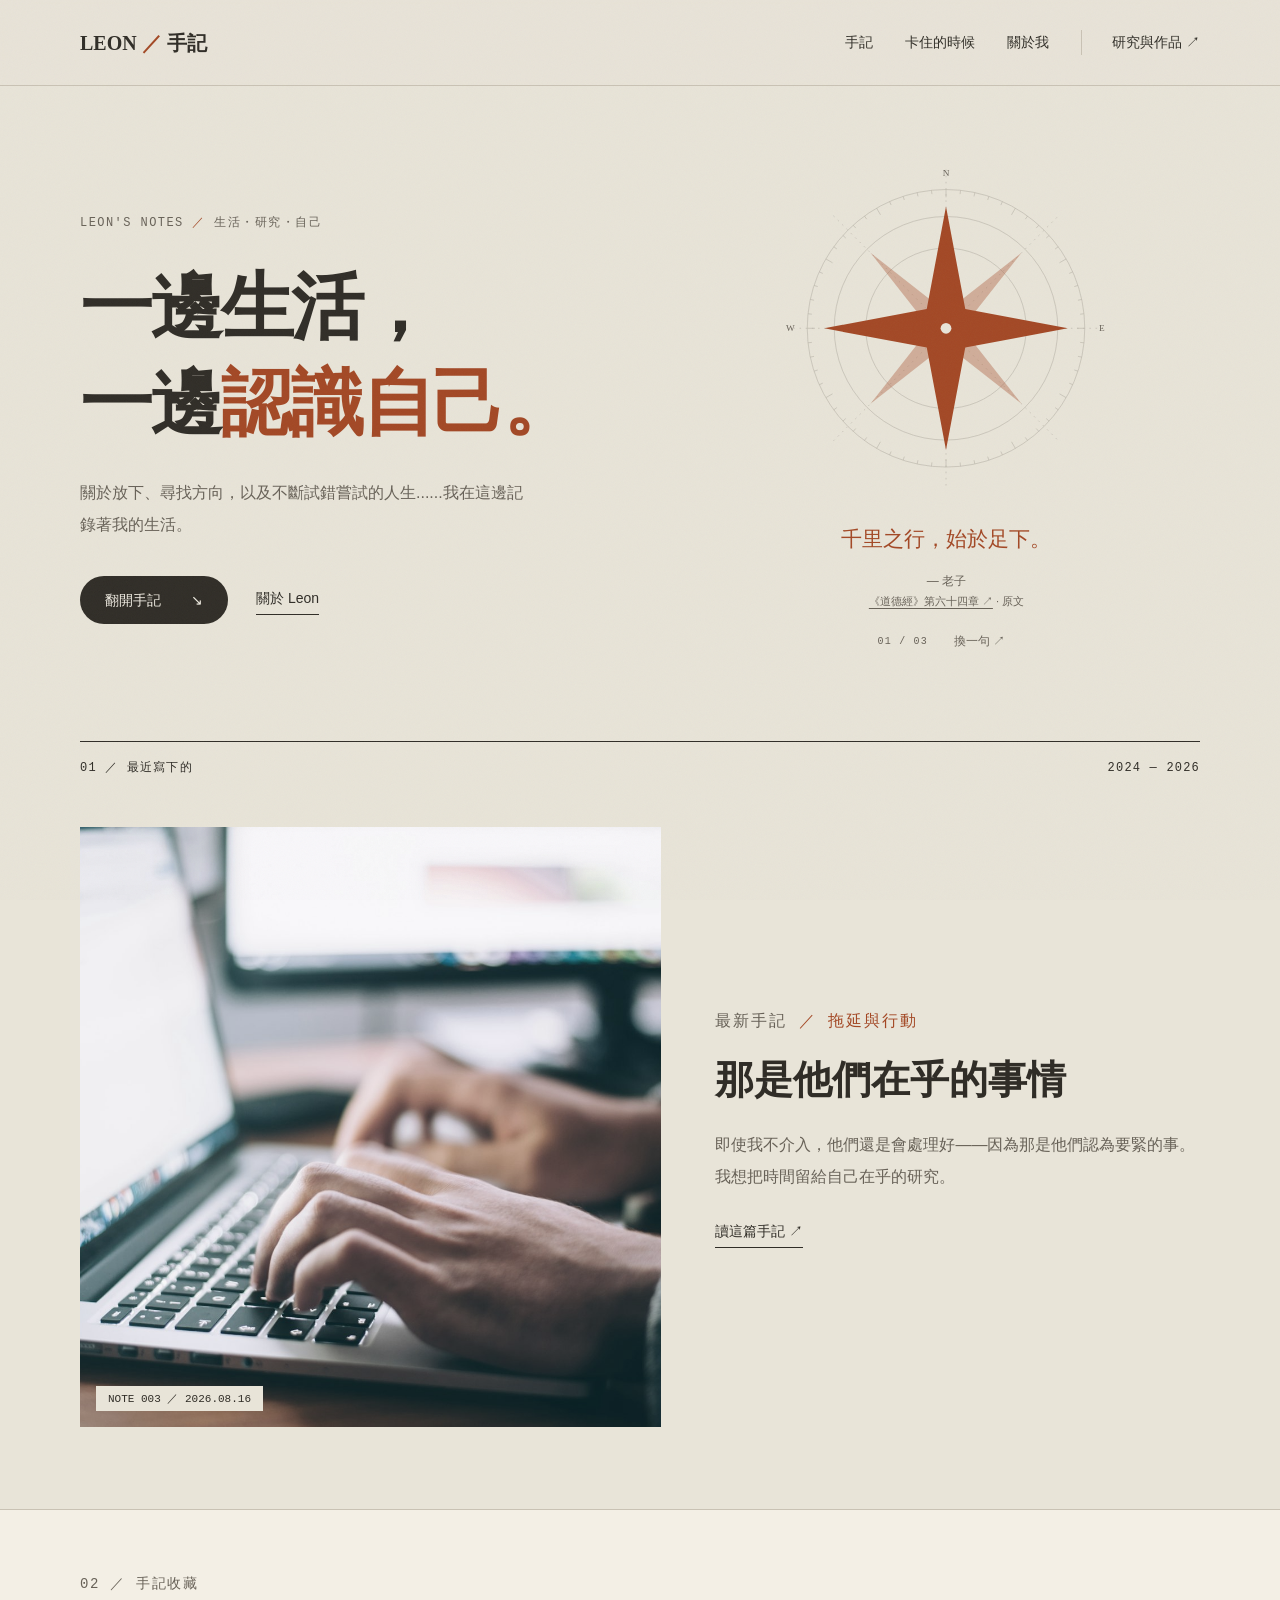
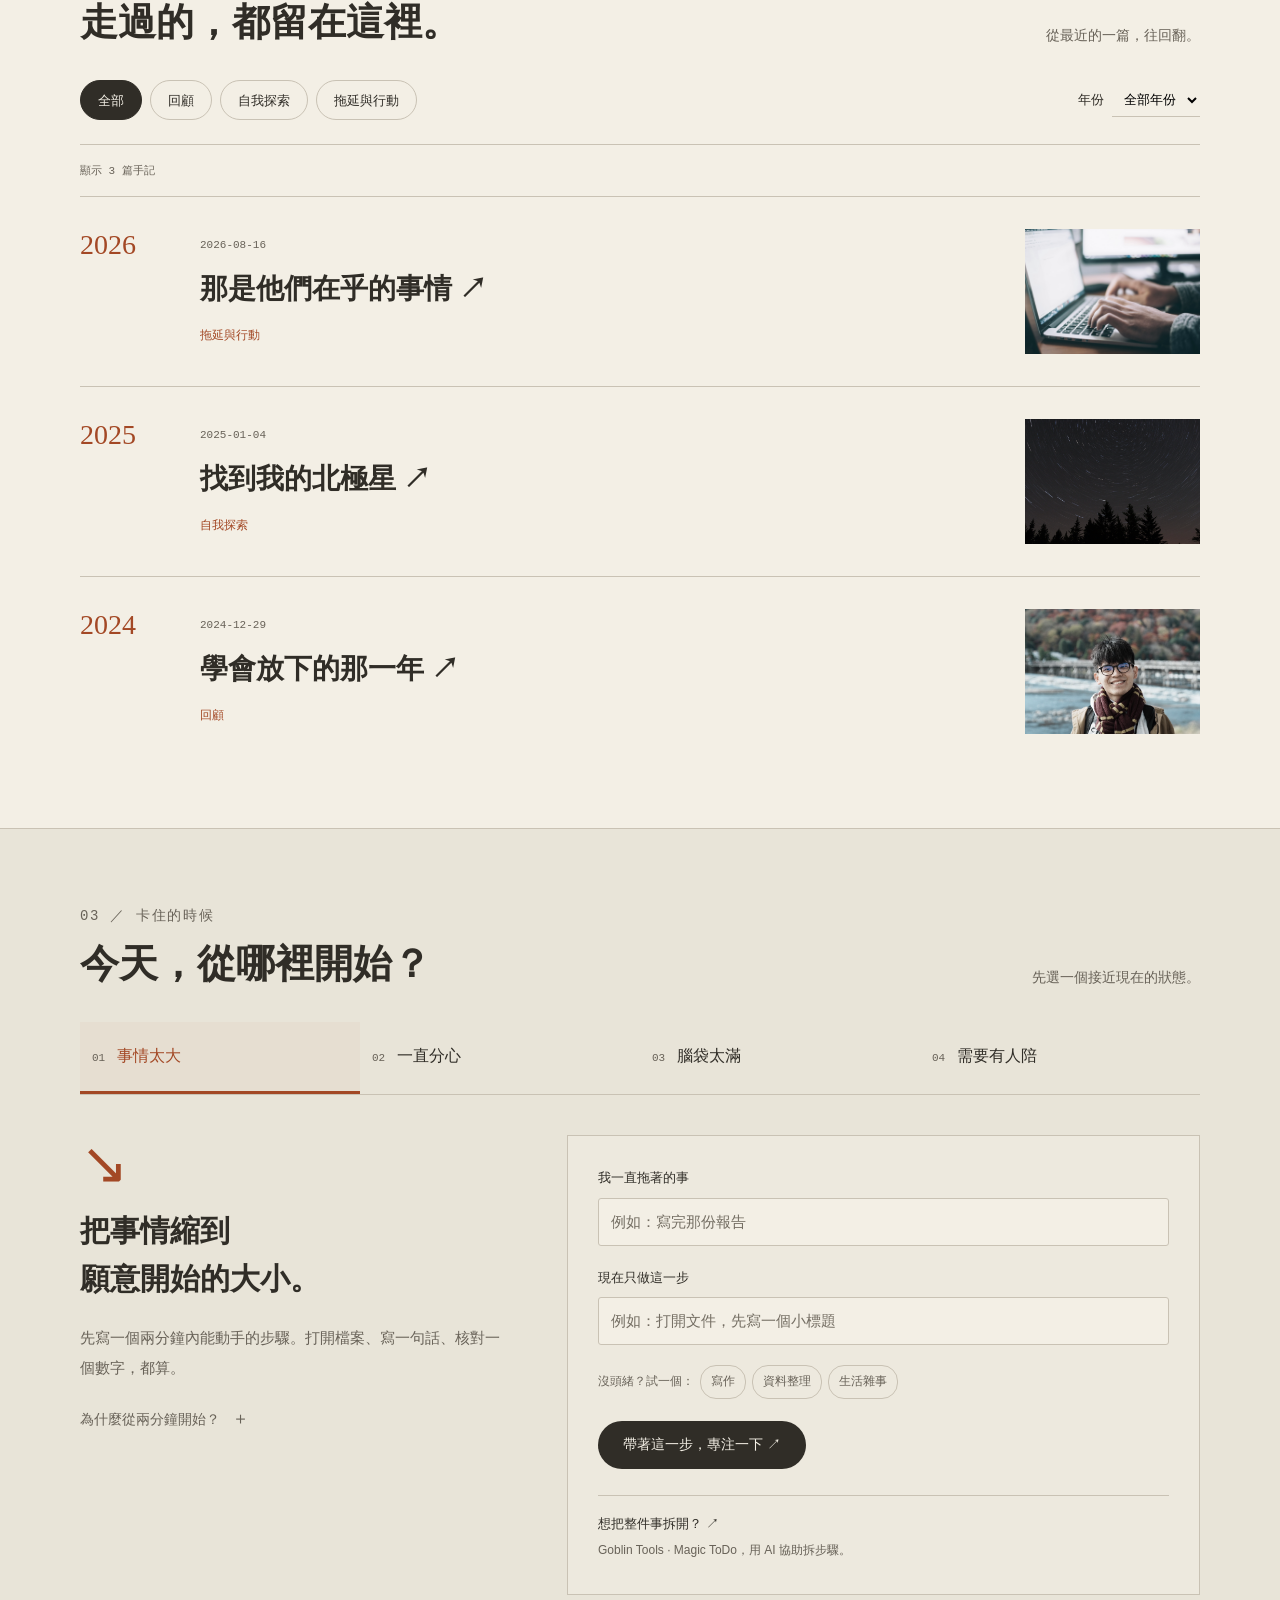
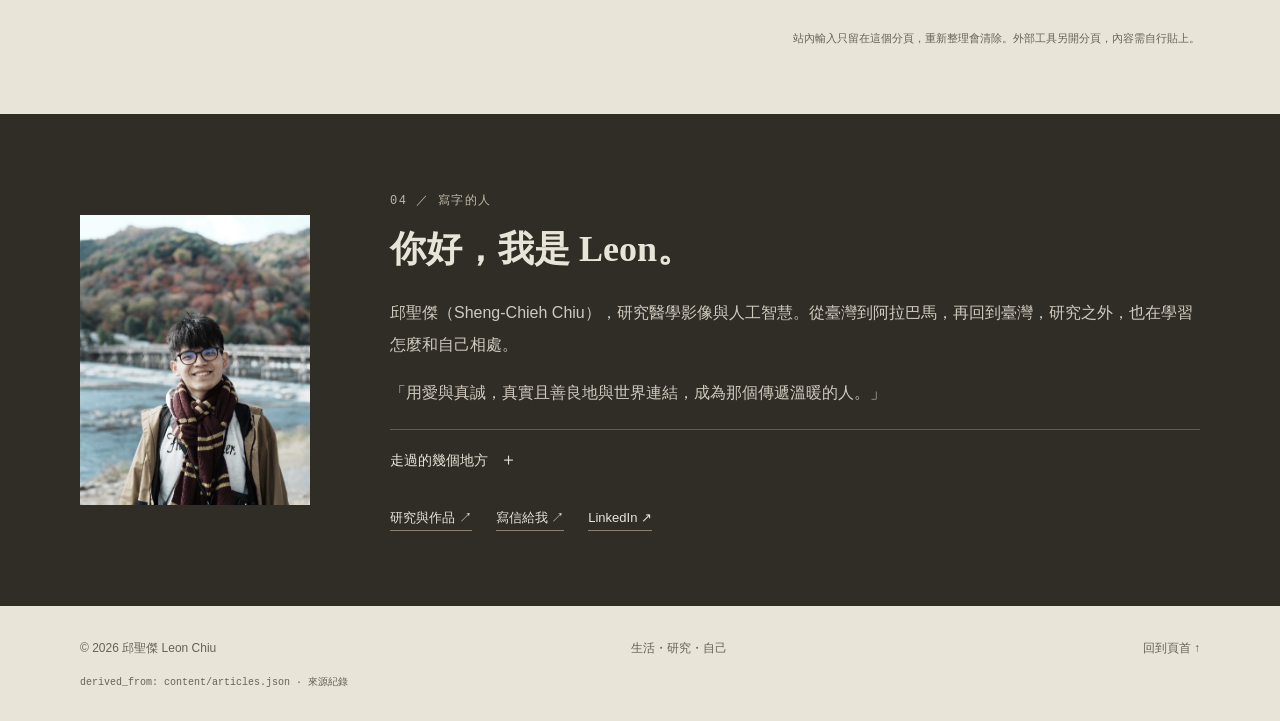
<file: index.html>
<!DOCTYPE html>
<html lang="zh-Hant"><head><meta charset="utf-8"><meta name="viewport" content="width=device-width,initial-scale=1">
<title>一邊生活，一邊認識自己｜Leon 的生活手記</title><meta name="description" content="關於放下、尋找方向，以及不斷試錯嘗試的人生......我在這邊記錄著我的生活。">
<meta name="theme-color" content="#e8e4d8"><link rel="icon" type="image/svg+xml" href="data:image/svg+xml,%3Csvg xmlns='http://www.w3.org/2000/svg' viewBox='0 0 32 32'%3E%3Crect width='32' height='32' rx='7' fill='%23e8e4d8'/%3E%3Cpath d='M16 3L19 13L29 16L19 19L16 29L13 19L3 16L13 13Z' fill='%23a34825'/%3E%3C/svg%3E">
<style>/**
 * html_motion_primitives.css — SSOT for shared motion / layout language
 *
 * Agent MUST copy this block INLINE into each self-contained HTML shell.
 * Do NOT <link> at runtime (no external CSS; shells stay offline-safe).
 *
 * Theme palettes live in each shell's :root (research = dark blue; career = Morandi).
 * Variable NAMES below are required by html-interactivity-spec.mdc.
 */

/* ── Required keyframes (spec) ── */
@keyframes fadeUp { from { opacity: 0; transform: translateY(14px); } to { opacity: 1; transform: translateY(0); } }
@keyframes pulse  { 0%, 100% { opacity: 1; } 50% { opacity: .55; } }
@keyframes barGrow { from { width: 0; } to { width: var(--w); } }
@keyframes flowLine { 0% { background-position: 0% 50%; } 100% { background-position: 200% 50%; } }

/* ── Extended motion (Morandi ↔ Research shared) ── */
@keyframes float { 0%, 100% { transform: translateY(0) rotate(0); } 50% { transform: translateY(-12px) rotate(2deg); } }
@keyframes floatSlow { 0%, 100% { transform: translate(0, 0); } 50% { transform: translate(8px, -10px); } }
@keyframes blink { 0%, 100% { opacity: 1; } 50% { opacity: 0; } }
@keyframes drawRing { from { stroke-dashoffset: var(--circ); } to { stroke-dashoffset: var(--offset); } }
@keyframes needleIn { from { transform: rotate(-120deg); } to { transform: rotate(var(--needle)); } }
@keyframes softGlow { 0%, 100% { opacity: .35; } 50% { opacity: .65; } }
@keyframes slideIn { from { opacity: 0; transform: translateX(16px); } to { opacity: 1; transform: translateX(0); } }
@keyframes scaleIn { from { opacity: 0; transform: scale(.94); } to { opacity: 1; transform: scale(1); } }

@media (prefers-reduced-motion: reduce) {
  *, *::before, *::after {
    animation-duration: .01ms !important;
    transition-duration: .01ms !important;
  }
}

/* ── Grain overlay ── */
body.with-grain::before {
  content: "";
  position: fixed;
  inset: 0;
  pointer-events: none;
  z-index: 9999;
  opacity: .04;
  background-image: url("data:image/svg+xml,%3Csvg viewBox='0 0 256 256' xmlns='http://www.w3.org/2000/svg'%3E%3Cfilter id='n'%3E%3CfeTurbulence type='fractalNoise' baseFrequency='0.85' numOctaves='4' stitchTiles='stitch'/%3E%3C/filter%3E%3Crect width='100%25' height='100%25' filter='url(%23n)'/%3E%3C/svg%3E");
  background-size: 180px;
}

/* ── Reveal on scroll ── */
.reveal {
  opacity: 0;
  transform: translateY(18px);
  transition: opacity .7s ease, transform .7s ease;
}
.reveal.in { opacity: 1; transform: none; }

/* ── Sticky top nav (blur pills) ── */
.top-nav {
  position: sticky;
  top: 0;
  z-index: 100;
  background: color-mix(in srgb, var(--bg) 82%, transparent);
  backdrop-filter: blur(16px);
  -webkit-backdrop-filter: blur(16px);
  border-bottom: 1px solid var(--border);
  padding: .5rem 1rem;
  display: flex;
  align-items: center;
  gap: .35rem;
  overflow-x: auto;
  scrollbar-width: none;
}
.top-nav::-webkit-scrollbar { display: none; }
.nav-pill {
  flex-shrink: 0;
  padding: .32rem .7rem;
  border-radius: 999px;
  font-size: .78rem;
  font-weight: 500;
  border: 1px solid transparent;
  background: transparent;
  color: var(--muted);
  cursor: pointer;
  transition: all .35s cubic-bezier(.4, 0, .2, 1);
  white-space: nowrap;
  text-decoration: none;
}
.nav-pill:hover,
.nav-pill:focus-visible {
  color: var(--accent);
  background: color-mix(in srgb, var(--accent) 14%, transparent);
}
.nav-pill.active {
  background: var(--accent);
  color: #fff;
  border-color: var(--accent);
}
.dark-toggle {
  margin-left: auto;
  flex-shrink: 0;
  width: 34px;
  height: 34px;
  border-radius: 50%;
  border: 1px solid var(--border);
  background: var(--surface);
  cursor: pointer;
  display: flex;
  align-items: center;
  justify-content: center;
  font-size: 1rem;
  transition: all .35s cubic-bezier(.4, 0, .2, 1);
  color: var(--text);
}
.dark-toggle:hover {
  border-color: var(--accent);
  background: color-mix(in srgb, var(--accent) 14%, transparent);
}

/* ── Hero blobs / geometry ── */
.hero-bg { position: absolute; inset: 0; overflow: hidden; pointer-events: none; }
.blob {
  position: absolute;
  border-radius: 50%;
  filter: blur(40px);
  opacity: .4;
  animation: floatSlow 14s ease-in-out infinite;
}
.blob-1 { width: 380px; height: 380px; background: var(--accent); top: -10%; left: -8%; }
.blob-2 { width: 280px; height: 280px; background: var(--muted); bottom: 0; right: -6%; opacity: .2; animation-delay: -4s; }
.blob-3 { width: 180px; height: 180px; background: var(--accent); top: 42%; left: 58%; opacity: .22; animation-delay: -7s; }
.geo {
  position: absolute;
  border: 1px solid color-mix(in srgb, var(--accent) 35%, transparent);
  animation: float 10s ease-in-out infinite;
}
.geo-r { width: 72px; height: 72px; border-radius: 50%; top: 16%; right: 12%; }
.geo-s { width: 48px; height: 48px; top: 58%; left: 10%; transform: rotate(45deg); animation-delay: -3s; }
.geo-l {
  width: 110px; height: 2px; top: 26%; left: 16%; border: none;
  background: linear-gradient(90deg, transparent, var(--accent), transparent);
  opacity: .5;
}

/* ── Cards / quote / callout / section chip ── */
.card-lift {
  transition: transform .35s cubic-bezier(.4, 0, .2, 1), box-shadow .35s, border-color .35s;
}
.card-lift:hover {
  transform: translateY(-2px);
  border-color: color-mix(in srgb, var(--accent) 40%, var(--border));
}
.section-title .num,
.chip-num {
  font-size: .72rem;
  font-weight: 600;
  letter-spacing: .12em;
  color: var(--accent);
  background: color-mix(in srgb, var(--accent) 14%, transparent);
  padding: .2rem .5rem;
  border-radius: 6px;
}
.quote-block {
  font-size: 1.05rem;
  font-weight: 500;
  line-height: 1.65;
  padding: 1.25rem 1.5rem;
  border: 1px solid var(--border);
  border-radius: 14px;
  background: linear-gradient(135deg, var(--surface), color-mix(in srgb, var(--accent) 10%, transparent));
  position: relative;
  overflow: hidden;
}
.quote-block::before {
  content: "“";
  position: absolute;
  top: -.2rem;
  left: .6rem;
  font-size: 4rem;
  color: var(--accent);
  opacity: .35;
  font-family: Georgia, serif;
  line-height: 1;
}
.callout-accent {
  border-left: 3px solid var(--accent);
  background: color-mix(in srgb, var(--accent) 12%, transparent);
  padding: 1rem 1.15rem;
  border-radius: 0 14px 14px 0;
  margin: 1rem 0;
  font-size: .9rem;
}

/* ── Progress ring + eval bars ── */
.progress-ring { width: 56px; height: 56px; }
.progress-ring-bg { fill: none; stroke: var(--border); stroke-width: 5; }
.progress-ring-fill {
  fill: none;
  stroke: var(--accent);
  stroke-width: 5;
  stroke-linecap: round;
  transition: stroke-dashoffset .45s;
}
.bar { height: 6px; background: color-mix(in srgb, var(--bg) 80%, var(--border)); border-radius: 4px; overflow: hidden; }
.bar-fill {
  height: 100%;
  border-radius: 4px;
  background: linear-gradient(90deg, var(--accent), color-mix(in srgb, var(--accent) 60%, #fff));
  width: 0;
  animation: barGrow 1.2s .3s forwards;
}

/* ── Shared init snippet (paste into <script>) ──
document.querySelectorAll('.reveal').forEach(el => {
  new IntersectionObserver(entries => {
    entries.forEach(e => { if (e.isIntersecting) e.target.classList.add('in'); });
  }, { threshold: .12 }).observe(el);
});
*/

:root{--bg:#e8e4d8;--surface:#f3efe5;--border:#c9c2b4;--text:#302d27;--muted:#686258;--accent:#a34825;--good:#49684e;--warn:#815d21;--bad:#973c31;--serif:"Songti TC","Noto Serif TC","PMingLiU",Georgia,serif;--sans:-apple-system,BlinkMacSystemFont,"SF Pro Text","PingFang TC",sans-serif;--mono:"SFMono-Regular",Consolas,monospace}
*{box-sizing:border-box}html{scroll-behavior:smooth;scroll-padding-top:100px}body{margin:0;background:var(--bg);color:var(--text);font:16px/1.8 var(--sans)}button,input,select{font:inherit}button,a{ -webkit-tap-highlight-color:transparent}a{color:inherit;text-decoration:none}button{cursor:pointer;color:inherit}button:disabled{cursor:default}button:focus-visible,a:focus-visible,summary:focus-visible,select:focus-visible{outline:3px solid var(--accent);outline-offset:5px}img{max-width:100%;display:block}h1,h2,h3,p,figure{margin:0}h1,h2,h3{font-family:var(--serif);font-weight:700;line-height:1.35}p+p{margin-top:1em}button{border:0;background:none}[hidden]{display:none!important}.wrap{width:min(1120px,calc(100% - 96px));margin:auto}.mono,.eyebrow{font-family:var(--mono);font-size:12px;letter-spacing:.12em}.eyebrow{color:var(--muted)}.accent{color:var(--accent)}.skip{position:fixed;top:-70px;left:12px;z-index:1000;background:var(--text);color:var(--bg);padding:12px}.skip:focus{top:8px}.site-nav{position:sticky;top:0;z-index:40;background:#e8e4d8ed;backdrop-filter:blur(14px);border-bottom:1px solid var(--border)}.nav-inner{display:flex;align-items:center;justify-content:space-between;min-height:85px;gap:20px}.brand{font-family:Georgia,var(--serif);font-weight:700;font-size:20px;white-space:nowrap}.brand em{font-style:normal;color:var(--accent)}.nav-links{display:flex;align-items:center;gap:32px;font-size:14px}.nav-links a:hover{color:var(--accent)}.nav-links .external{border-left:1px solid var(--border);padding-left:30px}.hero{display:grid;grid-template-columns:1.15fr 1fr;gap:40px;align-items:center;min-height:590px;padding:65px 0 55px}.hero h1{font-size:clamp(50px,5.7vw,78px);letter-spacing:-.035em;line-height:1.32;margin:25px 0}.hero .intro{color:var(--muted);max-width:420px;line-height:2}.hero-actions{display:flex;align-items:center;gap:28px;margin-top:35px}.button{display:inline-flex;align-items:center;justify-content:center;gap:30px;min-height:48px;padding:10px 25px;border-radius:30px;background:var(--text);color:var(--surface);font-size:14px;transition:background .2s,transform .2s}.button:hover{background:var(--accent);transform:translateY(-2px)}.text-link{border-bottom:1px solid var(--text);padding-bottom:3px;font-size:14px}.compass-art{position:relative;display:grid;place-items:center;aspect-ratio:1}.compass-art svg{width:100%;height:auto;overflow:visible}.compass-art .rings{stroke:var(--muted);stroke-width:.75;opacity:.38;fill:none}.compass-art .star{fill:var(--accent);transform-origin:240px 240px;transition:transform 1s ease}.compass-art:hover .star{transform:rotate(12deg)}.compass-center{position:absolute;inset:24%;border-radius:50%;background:none;font:12px var(--mono);color:transparent}.compass-center:focus-visible{outline-offset:20px}.compass-caption{position:absolute;bottom:6px;text-align:center;font-size:12px;color:var(--muted)}.compass-caption strong{display:block;color:var(--accent);font-family:var(--serif);font-size:19px;margin-bottom:8px}.compass-art.is-open .star{transform:rotate(45deg)}.compass-art.is-open .compass-caption{max-width:350px}.section-rule{display:flex;justify-content:space-between;align-items:center;border-top:1px solid var(--text);padding:17px 0;font:12px var(--mono);letter-spacing:.1em}.section{padding:62px 0}.section-heading{display:flex;justify-content:space-between;align-items:end;gap:20px;margin-bottom:32px}.section-heading h2{font-size:38px}.section-heading p{color:var(--muted);font-size:14px}.feature{display:grid;grid-template-columns:1.2fr 1fr;gap:54px;align-items:center;margin:22px 0 20px}.feature-image{overflow:hidden;position:relative}.feature-image img{width:100%;aspect-ratio:1.5;object-fit:cover;filter:saturate(.65);transition:transform .7s}.feature-image:hover img{transform:scale(1.025)}.photo-label{position:absolute;bottom:16px;left:16px;background:var(--bg);padding:5px 12px;font:11px var(--mono)}.feature h2{font-size:45px;margin:16px 0 22px}.feature p{color:var(--muted);font-size:16px;line-height:2}.feature .text-link{display:inline-block;margin-top:26px}.tag{color:var(--accent);font-size:12px}.archive{background:var(--surface);border-top:1px solid var(--border);border-bottom:1px solid var(--border)}.filter-bar{display:flex;justify-content:space-between;align-items:center;flex-wrap:wrap;gap:16px;padding:0 0 24px;border-bottom:1px solid var(--border)}.pills{display:flex;flex-wrap:wrap;gap:8px}.pill{border:1px solid var(--border);border-radius:24px;padding:7px 17px;font-size:13px;min-height:40px;transition:background .2s}.pill.active{background:var(--text);color:var(--surface);border-color:var(--text)}.pill:hover{border-color:var(--accent)}.year-filter{font-size:13px}.year-filter select{background:transparent;border:0;border-bottom:1px solid var(--border);margin-left:8px;padding:8px}.result-count{font:11px var(--mono);color:var(--muted);padding:18px 0}.note-row{display:grid;grid-template-columns:94px 1fr 175px;gap:26px;align-items:start;border-top:1px solid var(--border);padding:30px 0;transition:transform .25s,border-color .25s}.note-row:hover{transform:translateY(-2px);border-color:var(--accent)}.note-year{font:28px Georgia,serif;color:var(--accent)}.note-copy h3{font-size:28px;margin:7px 0}.note-copy h3 a:hover{color:var(--accent)}.note-row img{width:175px;height:125px;object-fit:cover;filter:saturate(.65)}.note-copy time{font:11px var(--mono);color:var(--muted)}details{font-size:14px}summary{cursor:pointer;list-style:none;display:flex;align-items:center;gap:12px;min-height:40px;color:var(--muted)}summary::-webkit-details-marker{display:none}summary::after{content:'＋';font-size:17px;transition:transform .2s}details[open]>summary::after{transform:rotate(45deg)}details p{color:var(--muted);padding:8px 0 12px;line-height:1.9}details .text-link{font-size:13px}.practice{display:grid;grid-template-columns:1fr 1fr;gap:80px;align-items:center;padding:80px 0}.practice h2{font-size:40px;margin:16px 0 22px}.practice p{color:var(--muted)}.countdown{border:1px solid var(--border);padding:35px;text-align:center;position:relative}.countdown .digit{font:110px/1.2 Georgia,serif;color:var(--accent)}.countdown .tick-line{display:flex;justify-content:center;gap:22px;margin:15px 0 24px}.tick-line i{height:1px;width:25px;background:var(--border)}.tick-line i.lit{background:var(--accent)}.countdown output{display:block;min-height:30px;font-size:14px;margin-bottom:18px}.countdown .reset-count{display:block;margin:15px auto 0;font-size:12px;text-decoration:underline;min-height:30px}.about{background:var(--text);color:var(--bg);padding:75px 0}.about-inner{display:grid;grid-template-columns:230px 1fr;gap:80px;align-items:center}.about img{width:230px;height:290px;object-fit:cover;filter:saturate(.65)}.about h2{font-size:36px;margin:12px 0 24px}.about p{color:#d0c9bd;line-height:2}.about .eyebrow{color:#c2b8a6}.about-links{display:flex;gap:24px;margin-top:26px;flex-wrap:wrap}.about-links a{border-bottom:1px solid #8c8170;font-size:13px}.about details{margin-top:20px;border-top:1px solid #635c50;padding-top:10px}.about summary{color:var(--bg)}.about details p{font-size:14px}.site-footer{padding:32px 0}.footer-inner{display:flex;justify-content:space-between;gap:25px;flex-wrap:wrap;font-size:12px;color:var(--muted)}.provenance{font:10px var(--mono);overflow-wrap:anywhere;margin-top:16px;color:var(--muted)}.reading-progress{position:fixed;top:0;left:0;height:3px;background:var(--accent);width:0;z-index:100}.article-header{padding:65px 0 40px;max-width:850px}.article-header h1{font-size:clamp(38px,4.6vw,62px);margin:20px 0 18px}.article-header .original-title{font:17px Georgia,serif;font-style:italic;color:var(--muted);margin-bottom:18px}.article-grid{display:grid;grid-template-columns:200px minmax(0,740px);gap:55px;justify-content:space-between;align-items:start;padding-bottom:65px}.article-sidebar{position:sticky;top:110px}.article-sidebar summary{font-size:12px;font-family:var(--mono)}.article-toc{display:grid;gap:12px;padding:15px 0;font-size:13px}.article-toc a{border-left:1px solid var(--border);padding-left:14px;color:var(--muted);line-height:1.6}.article-toc a:hover,.article-toc a.active{color:var(--accent);border-left:2px solid var(--accent)}.reading-tools{border-top:1px solid var(--border);margin-top:20px;padding-top:16px}.reading-tools .pills{margin-top:10px}.reading-tools .pill{font-size:12px;padding:5px 14px}.article-body{font-family:var(--sans);font-size:18px;line-height:2.15;overflow-wrap:anywhere}.article-body.large{font-size:21px}.article-body h2{font-size:29px;margin:55px 0 24px;scroll-margin-top:110px;line-height:1.6}.article-body p{margin:24px 0}.article-body figure{margin:30px 0}.article-body img{width:100%;max-height:610px;object-fit:contain;background:#ded8cc}.article-body .article-cover img{max-height:450px;object-fit:cover}.article-body figcaption{font-size:12px;line-height:1.9;color:var(--muted);margin-top:12px}.article-body blockquote{margin:36px 0;border-left:2px solid var(--accent);padding:12px 26px;font-family:var(--serif);font-size:24px;color:var(--accent);line-height:1.8}.compass-widget{padding:28px;border:1px solid var(--border);background:var(--surface);margin:30px 0}.compass-widget__label{font:12px var(--mono);color:var(--muted)}.compass-widget__quote{font-family:var(--serif);color:var(--accent);font-size:23px}.compass-widget__toggle{border-bottom:1px solid var(--text);padding:5px 0;font-size:13px}.compass-widget__note{font-size:15px}.article-bottom{border-top:1px solid var(--border);padding:32px 0;display:flex;justify-content:space-between;gap:25px;flex-wrap:wrap}.fade-in{animation:fadeUp .7s both}.empty{padding:25px 0;color:var(--muted)}
@media(max-width:900px){.wrap{width:calc(100% - 56px)}.hero{gap:10px;min-height:500px}.hero h1{font-size:clamp(38px,5vw,54px)}.compass-caption{bottom:-18px}.feature{gap:30px}.feature h2{font-size:36px}.practice{gap:35px}.article-grid{grid-template-columns:160px minmax(0,1fr);gap:30px}.about-inner{gap:45px}.nav-links{gap:20px}}
@media(max-width:620px){html{scroll-padding-top:100px}.wrap{width:calc(100% - 40px)}.nav-inner{min-height:76px;gap:8px}.brand{font-size:17px}.nav-links{gap:16px;font-size:12px}.nav-links .external{display:none}.hero{grid-template-columns:1fr;padding:40px 0 30px;gap:25px}.hero h1{font-size:clamp(32px,10.4vw,51px)}.hero .intro{font-size:15px}.hero-actions{margin-top:26px}.compass-art{width:80%;max-width:340px;justify-self:center}.compass-caption{bottom:0}.compass-caption strong{font-size:17px}.hero .eyebrow{font-size:10px}.section{padding:38px 0}.section-heading{display:block}.section-heading h2{font-size:31px}.section-heading p{margin-top:10px}.section-rule{font-size:10px}.feature{grid-template-columns:1fr;gap:26px}.feature h2{font-size:35px;margin-top:12px}.feature .text-link{margin-top:18px}.note-row{grid-template-columns:1fr 85px;gap:14px;position:relative;padding-top:44px}.note-year{position:absolute;top:17px;left:0;font-size:17px}.note-row img{width:85px;height:90px}.note-copy h3{font-size:23px}.note-copy .tag{font-size:10px}.pill{padding:6px 13px}.practice{grid-template-columns:1fr;gap:30px;padding:45px 0}.practice h2{font-size:33px}.countdown{padding:24px}.about{padding:45px 0}.about-inner{grid-template-columns:1fr;gap:28px}.about img{width:140px;height:175px}.about h2{font-size:32px}.article-header{padding-top:36px}.article-header h1{font-size:38px}.article-grid{display:flex;flex-direction:column;gap:24px}.article-sidebar{position:static;width:100%;border-top:1px solid var(--border);border-bottom:1px solid var(--border);padding:12px 0}.article-toc{grid-template-columns:1fr 1fr}.reading-tools{display:flex;align-items:center;gap:15px;margin-top:8px;padding-top:10px}.reading-tools .pills{margin:0}.article-body{font-size:17px;line-height:2}.article-body blockquote{font-size:21px;padding:10px 18px}.article-body h2{font-size:25px;margin-top:40px}.article-body.large{font-size:20px}}
@media(prefers-reduced-motion:reduce){html{scroll-behavior:auto}*,*::before,*::after{animation:none!important;transition:none!important}.reveal{opacity:1;transform:none}}
@media print{.site-nav,.article-sidebar,.reading-progress,.article-bottom,.hero-actions,.countdown{display:none}body{background:white}.wrap{width:100%}.article-grid{display:block}.article-body{font-size:12pt}.article-body img{max-height:350px}.article-body h2{break-after:avoid}}

/* Quotes sit below the compass in normal flow, including longer translations. */
.hero{grid-template-columns:1.13fr 1fr;gap:40px;min-height:640px}.hero .intro{max-width:450px}.compass-art{display:flex;flex-direction:column;aspect-ratio:auto;align-self:center;width:100%}.compass-art svg{max-width:370px;margin:auto}.compass-art .star{transform-origin:240px 230px}.compass-center{inset:10% 24% 46%;color:transparent}.compass-caption{position:static;min-height:165px;max-width:420px;width:100%;text-align:center;align-self:center}.quote-card{margin:0;padding:0 10px}.quote-card blockquote{font:21px/1.8 var(--serif);color:var(--accent);margin:0 0 12px;text-wrap:pretty}.quote-card figcaption{font-size:12px;line-height:1.8;color:var(--muted)}.quote-card cite{display:block;font-size:11px;font-style:normal}.quote-card cite a{text-decoration:underline;text-underline-offset:3px}.quote-controls{display:flex;justify-content:center;align-items:center;gap:16px;margin-top:10px}.quote-controls button{min-height:40px;font-size:12px;padding:5px 10px;color:var(--muted)}.quote-controls button:hover{color:var(--accent)}.quote-controls .mono{font-size:10px}.feature h2{font-size:39px}.note-row{padding-top:32px;padding-bottom:32px}.note-copy h3{margin:12px 0}.productivity{padding-top:75px;padding-bottom:65px}.productivity .section-heading h2{font-size:39px;margin-top:8px}.tool-tabs{display:grid;grid-template-columns:repeat(4,minmax(0,1fr));border-bottom:1px solid var(--border);gap:0}.tool-tabs button{text-align:left;padding:20px 12px;border-bottom:3px solid transparent;font-size:16px;transition:color .2s,border-color .2s}.tool-tabs button span{font:11px var(--mono);margin-right:12px;color:var(--muted)}.tool-tabs button[aria-selected="true"]{border-bottom-color:var(--accent);color:var(--accent);background:#a3482509}.tool-tabs button:hover{color:var(--accent)}.tool-panel{display:grid;grid-template-columns:.8fr 1.2fr;gap:65px;padding:40px 0 20px;min-height:475px}.tool-symbol{font:58px/1 Georgia,serif;color:var(--accent);display:block;margin:0 0 14px}.tool-explain h3{font-size:30px;line-height:1.6;margin-bottom:20px}.tool-explain p{font-size:15px;color:var(--muted);line-height:2}.tool-explain details{margin-top:16px}.tool-workspace{padding:30px;border:1px solid var(--border);background:#f3efe580;min-width:0}.tool-workspace label{display:block;font-size:13px;margin:0 0 8px}.tool-workspace input,.tool-workspace textarea,.tool-workspace select{display:block;width:100%;max-width:100%;background:var(--surface);color:var(--text);border:1px solid var(--border);border-radius:3px;padding:11px 12px;font:15px/1.6 var(--sans)}.tool-workspace input{margin-bottom:20px}.tool-workspace textarea{resize:vertical;margin-bottom:18px;min-height:125px}.tool-workspace input:focus,.tool-workspace textarea:focus{outline:2px solid var(--accent);outline-offset:2px}.tool-workspace input::placeholder,.tool-workspace textarea::placeholder{color:#746e63}.step-examples{display:flex;flex-wrap:wrap;align-items:center;gap:6px;margin:0 0 22px;font-size:12px;color:var(--muted)}.step-examples button{padding:5px 10px;border:1px solid var(--border);border-radius:16px;min-height:34px;font-size:12px}.step-examples button:hover{border-color:var(--accent);color:var(--accent)}.tool-resource{display:block;border-top:1px solid var(--border);margin-top:26px;padding:16px 0 0;line-height:1.8}.tool-resource strong{font-size:13px;font-weight:500;color:var(--text);display:block}.tool-resource span{font-size:12px;color:var(--muted)}.tool-resource:hover strong{color:var(--accent)}.tool-status{font-size:13px;color:var(--muted);line-height:1.8;min-height:24px;margin-top:18px}.focus-layout{display:grid;grid-template-columns:145px 1fr;gap:25px;align-items:center;margin-top:28px}.focus-ring{--progress:0%;position:relative;width:145px;height:145px;display:flex;flex-direction:column;align-items:center;justify-content:center;background:conic-gradient(var(--accent) var(--progress),var(--border) 0);border-radius:50%}.focus-ring::before{content:'';position:absolute;inset:2px;border-radius:50%;background:var(--surface)}.focus-ring span,.focus-ring small{position:relative}.focus-ring span{font:35px var(--mono);letter-spacing:-.08em}.focus-ring small{font-size:10px;color:var(--muted);margin-top:8px}.focus-controls{display:flex;gap:10px;align-items:center;flex-wrap:wrap;margin-top:18px}.focus-controls .button{padding:8px 25px;min-height:42px}.text-button{font-size:12px;min-height:38px;text-decoration:underline;text-underline-offset:4px}.tool-workspace select{font-size:13px;padding:8px}.timer-return{display:block;padding:8px 14px;border-left:3px solid var(--accent);font:12px/1.7 var(--mono);margin-top:18px;text-align:left}.parking-list{margin:0;padding:0;list-style:none}.parking-list li{display:flex;gap:16px;justify-content:space-between;border-top:1px solid var(--border);padding:12px 0;align-items:baseline}.parking-list span{font-size:14px;overflow-wrap:anywhere;min-width:0}.parking-list button{white-space:nowrap;color:var(--accent);font-size:12px;min-height:36px}.buddy-message{font:19px/2 var(--serif);margin:18px 0 24px;color:var(--text);user-select:text}.tool-footnote{font-size:11px;color:var(--muted);text-align:right;margin-top:14px}.tool-workspace details{margin-top:18px;border-top:1px solid var(--border);padding-top:8px}
@media(max-width:1000px){.hero{gap:24px}.tool-panel{gap:35px;grid-template-columns:.85fr 1.15fr}.tool-workspace{padding:24px}.focus-layout{grid-template-columns:1fr;gap:22px}.focus-ring{width:125px;height:125px}.tool-tabs button{padding:16px 8px;font-size:14px}.tool-tabs button span{margin-right:8px}.compass-caption{min-height:190px}.feature h2{font-size:34px}}
@media(max-width:750px){.hero{min-height:580px}.compass-art svg{max-width:300px}.quote-card blockquote{font-size:19px}.tool-panel{grid-template-columns:1fr;gap:25px;padding-top:28px}.tool-explain h3 br{display:none}.tool-explain h3{font-size:29px;margin-bottom:12px}.tool-symbol{display:none}.tool-explain p{max-width:600px}.tool-workspace{padding:25px}.focus-layout{grid-template-columns:145px 1fr}.tool-footnote{text-align:left}.productivity{padding-top:50px;padding-bottom:45px}}
@media(max-width:620px){.hero{grid-template-columns:1fr;padding-bottom:24px;gap:22px}.compass-art{width:100%;max-width:360px}.compass-art svg{max-width:290px}.compass-caption{min-height:170px}.compass-center{inset:8% 24% 43%}.quote-card blockquote{font-size:20px}.productivity .section-heading h2{font-size:31px}.tool-tabs{grid-template-columns:1fr 1fr;gap:3px}.tool-tabs button{padding:13px 8px}.tool-panel{min-height:0}.tool-workspace{padding:21px}.tool-explain h3{font-size:26px}.feature h2{font-size:32px}.note-row{padding-top:45px}.focus-layout{grid-template-columns:1fr;gap:22px}.focus-ring{width:145px;height:145px;margin:auto}.tool-workspace .button{max-width:100%;font-size:13px;padding:10px 20px}.buddy-message{font-size:18px}}
@media(prefers-reduced-motion:reduce){.compass-art .star{transition:none!important}}

.tool-status,.timer-announcement{overflow-wrap:anywhere}.timer-announcement{font-size:14px;color:var(--accent);margin:12px 0 0}.timer-announcement:empty{margin:0}.tool-workspace{overflow-wrap:anywhere}
</style></head><body class="with-grain">
<a href="#main" class="skip">跳到主要內容</a>
<header class="site-nav"><nav class="wrap nav-inner" aria-label="主要導覽"><a class="brand" href="index.html">LEON <em>／</em> 手記</a><div class="nav-links"><a href="#notes">手記</a><a href="#practice">卡住的時候</a><a href="#about">關於我</a><a class="external" href="https://neoleon.dev/">研究與作品 ↗</a></div></nav></header>
<main id="main">
<div class="wrap">
<section class="hero fade-in" id="home">
  <div>
    <p class="eyebrow">LEON'S NOTES <span class="accent">／</span> 生活・研究・自己</p>
    <h1>一邊生活，<br>一邊<span class="accent">認識自己。</span></h1>
    <p class="intro">關於放下、尋找方向，以及不斷試錯嘗試的人生......我在這邊記錄著我的生活。</p>
    <div class="hero-actions"><a class="button" href="#notes">翻開手記 <span>↘</span></a><a class="text-link" href="#about">關於 Leon</a></div>
  </div>
  <div class="compass-art">
    <svg viewBox="0 0 480 480" aria-hidden="true">
      <g class="rings"><circle cx="240" cy="230" r="180"/><circle cx="240" cy="230" r="145"/><circle cx="240" cy="230" r="104"/><path d="M240 24V436M34 230H446M94 84L386 376M94 376L386 84" stroke-dasharray="2 6"/><path d="M240.00 60.00L240.00 50.00"/><path d="M258.29 55.96L258.82 50.99"/><path d="M276.38 58.82L277.42 53.93"/><path d="M294.08 63.57L295.62 58.81"/><path d="M311.18 70.13L313.21 65.56"/><path d="M325.00 82.78L330.00 74.12"/><path d="M342.86 88.42L345.80 84.38"/><path d="M357.10 99.95L360.44 96.23"/><path d="M370.05 112.90L373.77 109.56"/><path d="M381.58 127.14L385.62 124.20"/><path d="M387.22 145.00L395.88 140.00"/><path d="M399.87 158.82L404.44 156.79"/><path d="M406.43 175.92L411.19 174.38"/><path d="M411.18 193.62L416.07 192.58"/><path d="M414.04 211.71L419.01 211.18"/><path d="M410.00 230.00L420.00 230.00"/><path d="M414.04 248.29L419.01 248.82"/><path d="M411.18 266.38L416.07 267.42"/><path d="M406.43 284.08L411.19 285.62"/><path d="M399.87 301.18L404.44 303.21"/><path d="M387.22 315.00L395.88 320.00"/><path d="M381.58 332.86L385.62 335.80"/><path d="M370.05 347.10L373.77 350.44"/><path d="M357.10 360.05L360.44 363.77"/><path d="M342.86 371.58L345.80 375.62"/><path d="M325.00 377.22L330.00 385.88"/><path d="M311.18 389.87L313.21 394.44"/><path d="M294.08 396.43L295.62 401.19"/><path d="M276.38 401.18L277.42 406.07"/><path d="M258.29 404.04L258.82 409.01"/><path d="M240.00 400.00L240.00 410.00"/><path d="M221.71 404.04L221.18 409.01"/><path d="M203.62 401.18L202.58 406.07"/><path d="M185.92 396.43L184.38 401.19"/><path d="M168.82 389.87L166.79 394.44"/><path d="M155.00 377.22L150.00 385.88"/><path d="M137.14 371.58L134.20 375.62"/><path d="M122.90 360.05L119.56 363.77"/><path d="M109.95 347.10L106.23 350.44"/><path d="M98.42 332.86L94.38 335.80"/><path d="M92.78 315.00L84.12 320.00"/><path d="M80.13 301.18L75.56 303.21"/><path d="M73.57 284.08L68.81 285.62"/><path d="M68.82 266.38L63.93 267.42"/><path d="M65.96 248.29L60.99 248.82"/><path d="M70.00 230.00L60.00 230.00"/><path d="M65.96 211.71L60.99 211.18"/><path d="M68.82 193.62L63.93 192.58"/><path d="M73.57 175.92L68.81 174.38"/><path d="M80.13 158.82L75.56 156.79"/><path d="M92.78 145.00L84.12 140.00"/><path d="M98.42 127.14L94.38 124.20"/><path d="M109.95 112.90L106.23 109.56"/><path d="M122.90 99.95L119.56 96.23"/><path d="M137.14 88.42L134.20 84.38"/><path d="M155.00 82.78L150.00 74.12"/><path d="M168.82 70.13L166.79 65.56"/><path d="M185.92 63.57L184.38 58.81"/><path d="M203.62 58.82L202.58 53.93"/><path d="M221.71 55.96L221.18 50.99"/></g>
      <g fill="#686258" font-family="Georgia,serif" font-size="12" text-anchor="middle"><text x="240" y="33">N</text><text x="442" y="234">E</text><text x="38" y="234">W</text></g>
      <g class="star"><path d="M240 72L265 205L398 230L265 255L240 388L215 255L82 230L215 205Z"/><path d="M142 132L240 209L338 132L261 230L338 328L240 251L142 328L219 230Z" opacity=".35"/></g>
      <circle cx="240" cy="230" r="7" fill="#e8e4d8"/>
    </svg>
    <button class="compass-center" aria-label="換一句北極星引言" aria-controls="quote-deck">換一句北極星引言</button>
    <div class="compass-caption" id="quote-deck">
      <div aria-live="polite" aria-atomic="true"><figure class="quote-card" data-quote ><blockquote>千里之行，始於足下。</blockquote><figcaption>— 老子<cite><a href="https://ctext.org/dao-de-jing/zh" target="_blank" rel="noopener noreferrer">《道德經》第六十四章 ↗</a> · 原文</cite></figcaption></figure><figure class="quote-card" data-quote hidden><blockquote>回首向來蕭瑟處，歸去、也無風雨也無晴。</blockquote><figcaption>— 蘇軾<cite><a href="https://zh.wikisource.org/zh-hant/定風波_(莫聽穿林打葉聲)" target="_blank" rel="noopener noreferrer">〈定風波・莫聽穿林打葉聲〉 ↗</a> · 原文</cite></figcaption></figure><figure class="quote-card" data-quote hidden><blockquote>你不會上升到目標的高度，而會落到系統的水準。</blockquote><figcaption>— James Clear<cite><a href="https://jamesclear.com/quotes/you-do-not-rise-to-the-level-of-your-goals-you-fall-to-the-level-of-your-systems" target="_blank" rel="noopener noreferrer">《原子習慣》作者官網 ↗</a> · 本站中譯</cite></figcaption></figure></div>
      <div class="quote-controls"><span id="quote-position" class="mono">01 / 03</span><button id="quote-next" type="button">換一句 ↗</button></div>
    </div>
  </div>
</section>
<div class="section-rule"><span>01 ／ 最近寫下的</span><span>2024 — 2026</span></div>
<section id="latest" class="section" style="padding-top:12px">
 <div class="feature">
  <a class="feature-image" href="countdown-from-five.html" aria-label="閱讀那是他們在乎的事情"><img src="assets/images/posts/countdown-keyboard.jpg" width="900" height="600" alt="筆電上開著一份空白文件"><span class="photo-label">NOTE 003 ／ 2026.08.16</span></a>
  <div><p class="eyebrow">最新手記 <span class="accent">／ 拖延與行動</span></p><h2>那是他們在乎的事情</h2><p>即使我不介入，他們還是會處理好——因為那是他們認為要緊的事。我想把時間留給自己在乎的研究。</p><a class="text-link" href="countdown-from-five.html">讀這篇手記 ↗</a></div>
 </div>
</section>
</div>
<section class="archive section" id="notes"><div class="wrap">
 <div class="section-heading"><div><p class="eyebrow">02 ／ 手記收藏</p><h2>走過的，都留在這裡。</h2></div><p>從最近的一篇，往回翻。</p></div>
 <div class="filter-bar"><div class="pills" role="group" aria-label="依主題篩選"><button class="pill active" data-filter="all" aria-pressed="true">全部</button><button class="pill" data-filter="回顧" aria-pressed="false">回顧</button><button class="pill" data-filter="自我探索" aria-pressed="false">自我探索</button><button class="pill" data-filter="拖延與行動" aria-pressed="false">拖延與行動</button></div><label class="year-filter" for="year-filter">年份<select id="year-filter"><option value="all">全部年份</option><option>2026</option><option>2025</option><option>2024</option></select></label></div>
 <p class="result-count" id="result-count" role="status">顯示 3 篇手記</p>
 <div id="note-list"><article class="note-row" id="note-countdown-from-five" data-topics="拖延與行動" data-year="2026"><span class="note-year">2026</span><div class="note-copy"><time datetime="2026-08-16">2026-08-16</time><h3><a href="countdown-from-five.html">那是他們在乎的事情 ↗</a></h3><span class="tag">拖延與行動</span></div><a href="countdown-from-five.html" aria-label="閱讀那是他們在乎的事情"><img src="assets/images/posts/countdown-keyboard.jpg" alt="那是他們在乎的事情的配圖" width="175" height="125" loading="lazy"></a></article>
<article class="note-row" id="note-finding-my-north-star" data-topics="自我探索" data-year="2025"><span class="note-year">2025</span><div class="note-copy"><time datetime="2025-01-04">2025-01-04</time><h3><a href="finding-my-north-star.html">找到我的北極星 ↗</a></h3><span class="tag">自我探索</span></div><a href="finding-my-north-star.html" aria-label="閱讀找到我的北極星"><img src="assets/images/northstar.png" alt="找到我的北極星的配圖" width="175" height="125" loading="lazy"></a></article>
<article class="note-row" id="note-the-year-i-learned-to-let-go" data-topics="回顧" data-year="2024"><span class="note-year">2024</span><div class="note-copy"><time datetime="2024-12-29">2024-12-29</time><h3><a href="the-year-i-learned-to-let-go.html">學會放下的那一年 ↗</a></h3><span class="tag">回顧</span></div><a href="the-year-i-learned-to-let-go.html" aria-label="閱讀學會放下的那一年"><img src="assets/images/smilingme.jpeg" alt="學會放下的那一年的配圖" width="175" height="125" loading="lazy"></a></article></div><p id="empty" class="empty" hidden>這個年份還沒有此主題的手記，換個主題或年份看看。</p>
</div></section>
<section id="practice" class="productivity wrap">
  <div class="section-heading"><div><p class="eyebrow">03 ／ 卡住的時候</p><h2>今天，從哪裡開始？</h2></div><p>先選一個接近現在的狀態。</p></div>
  <div class="tool-tabs" role="tablist" aria-label="現在卡在哪裡">
    <button type="button" role="tab" id="tab-small" aria-controls="panel-small" aria-selected="true" tabindex="0" data-tool="small"><span>01</span>事情太大</button>
    <button type="button" role="tab" id="tab-focus" aria-controls="panel-focus" aria-selected="false" tabindex="-1" data-tool="focus"><span>02</span>一直分心</button>
    <button type="button" role="tab" id="tab-clear" aria-controls="panel-clear" aria-selected="false" tabindex="-1" data-tool="clear"><span>03</span>腦袋太滿</button>
    <button type="button" role="tab" id="tab-company" aria-controls="panel-company" aria-selected="false" tabindex="-1" data-tool="company"><span>04</span>需要有人陪</button>
  </div>
  <p id="timer-announcement" class="timer-announcement" role="status" aria-live="polite"></p>
  <button type="button" id="timer-return" class="timer-return" hidden>回到進行中的計時</button>
  <div class="tool-panel" role="tabpanel" id="panel-small" aria-labelledby="tab-small">
    <div class="tool-explain"><span class="tool-symbol" aria-hidden="true">↘</span><h3>把事情縮到<br>願意開始的大小。</h3><p>先寫一個兩分鐘內能動手的步驟。打開檔案、寫一句話、核對一個數字，都算。</p><details><summary>為什麼從兩分鐘開始？</summary><p>James Clear 的兩分鐘法則，重點在降低起步的難度。這裡借用這個做法，讓任務先有一個能動手的入口。</p><a class="text-link" href="https://jamesclear.com/how-to-stop-procrastinating" target="_blank" rel="noopener noreferrer">讀原文：兩分鐘法則 ↗</a></details></div>
    <div class="tool-workspace"><label for="big-task">我一直拖著的事</label><input id="big-task" type="text" maxlength="180" placeholder="例如：寫完那份報告" autocomplete="off"><label for="small-step">現在只做這一步</label><input id="small-step" type="text" maxlength="180" placeholder="例如：打開文件，先寫一個小標題" autocomplete="off" required><div class="step-examples"><span>沒頭緒？試一個：</span><button type="button" data-example="寫作">寫作</button><button type="button" data-example="資料">資料整理</button><button type="button" data-example="生活">生活雜事</button></div><button type="button" class="button" id="use-step">帶著這一步，專注一下 ↗</button><a class="tool-resource" href="https://goblin.tools/ToDo" target="_blank" rel="noopener noreferrer"><strong>想把整件事拆開？ ↗</strong><span>Goblin Tools · Magic ToDo，用 AI 協助拆步驟。</span></a></div>
  </div>
  <div class="tool-panel" role="tabpanel" id="panel-focus" aria-labelledby="tab-focus" hidden>
    <div class="tool-explain"><span class="tool-symbol" aria-hidden="true">◷</span><h3>先留一小段時間，<br>只碰這一件事。</h3><p>不用承諾做完。選兩分鐘起步，或留十分鐘給眼前這一步；時間到了，再決定要不要繼續。</p><a class="tool-resource" href="https://pomofocus.io/" target="_blank" rel="noopener noreferrer"><strong>想用完整番茄鐘？ ↗</strong><span>Pomofocus · 工作與休息計時、任務清單。</span></a></div>
    <div class="tool-workspace"><label for="focus-task">這一段時間，只做</label><input id="focus-task" maxlength="180" placeholder="寫下眼前的一小步" required autocomplete="off"><div class="focus-layout"><div class="focus-ring" id="focus-ring"><span id="focus-clock" role="timer" aria-label="剩餘時間">02:00</span><small>留給眼前這件事</small></div><div><label for="focus-duration">這次留多久？</label><select id="focus-duration"><option value="120">2 分鐘 · 先動手</option><option value="600">10 分鐘 · 做一小段</option><option value="1500">25 分鐘 · 專注一輪</option></select><div class="focus-controls"><button type="button" class="button" id="focus-start">開始</button><button type="button" class="text-button" id="focus-reset">重設計時</button></div></div></div><p id="focus-status" class="tool-status" role="status">時間到了，可以停，也可以再做一小段。</p></div>
  </div>
  <div class="tool-panel" role="tabpanel" id="panel-clear" aria-labelledby="tab-clear" hidden>
    <div class="tool-explain"><span class="tool-symbol" aria-hidden="true">≋</span><h3>先把腦袋裡的事，<br>放到旁邊。</h3><p>把一直打斷你的念頭寫下來，一行一件。再選一件今天要碰的，其餘先留著。</p><a class="tool-resource" href="https://goblin.tools/Compiler" target="_blank" rel="noopener noreferrer"><strong>想把一團想法整理成清單？ ↗</strong><span>Goblin Tools · Compiler，用 AI 整理雜亂筆記。</span></a></div>
    <div class="tool-workspace"><label for="brain-dump">現在腦中塞著什麼？</label><textarea id="brain-dump" rows="5" maxlength="3000" placeholder="回覆那封信\n還沒開始的報告\n下週要處理的雜事"></textarea><button type="button" class="button" id="park-thoughts">整理成暫放清單 ↗</button><p class="tool-status" id="parking-status" role="status"></p><ul id="parking-list" class="parking-list"></ul></div>
  </div>
  <div class="tool-panel" role="tabpanel" id="panel-company" aria-labelledby="tab-company" hidden>
    <div class="tool-explain"><span class="tool-symbol" aria-hidden="true">∥</span><h3>找個人，<br>各自做自己的事。</h3><p>不一定要有人督促。約個朋友一起開工，開始前說好要做什麼，結束時再互相報個進度。</p><a class="tool-resource" href="https://www.focusmate.com/" target="_blank" rel="noopener noreferrer"><strong>找一位線上共工夥伴 ↗</strong><span>Focusmate · 需註冊並開啟視訊；是否可預約以官網為準。</span></a></div>
    <div class="tool-workspace"><p class="eyebrow">可以這樣邀請朋友</p><blockquote class="buddy-message" id="buddy-message">我有一件事一直沒開始。你現在方便一起安靜做事 25 分鐘嗎？各做各的就好，開始前說一下要做什麼，結束再互相報個進度。</blockquote><button type="button" class="button" id="copy-invite">複製邀請文字 ↗</button><p id="copy-status" class="tool-status" role="status"></p><details><summary>一起開始前，先說好</summary><p>各自選一件小事、約好結束時間。真的沒力氣時，也可以把這一段留給休息，再約一個能開始的時間。</p></details></div>
  </div>
  <p class="tool-footnote">站內輸入只留在這個分頁，重新整理會清除。外部工具另開分頁，內容需自行貼上。</p>
</section>

<section id="about" class="about"><div class="wrap about-inner">
 <img src="assets/images/smilingme.jpeg" alt="Leon 的微笑照片" width="230" height="290" loading="lazy">
 <div><p class="eyebrow">04 ／ 寫字的人</p><h2>你好，我是 Leon。</h2><p>邱聖傑（Sheng-Chieh Chiu），研究醫學影像與人工智慧。從臺灣到阿拉巴馬，再回到臺灣，研究之外，也在學習怎麼和自己相處。</p><p>「用愛與真誠，真實且善良地與世界連結，成為那個傳遞溫暖的人。」</p>
 <details><summary>走過的幾個地方</summary><p>2016–2020｜國立成功大學，生物醫學工程學士。<br>2020–2025｜University of Alabama at Birmingham，生物醫學工程博士。<br>2026–至今｜國立陽明交通大學，博士後研究員。</p></details>
 <div class="about-links"><a href="https://neoleon.dev/">研究與作品 ↗</a><a href="mailto:scchiu.phd@gmail.com">寫信給我 ↗</a><a href="https://linkedin.com/in/chocolatetoast-chiu">LinkedIn ↗</a></div>
 </div>
</div></section>
</main>

<footer class="site-footer"><div class="wrap"><div class="footer-inner"><span>© 2026 邱聖傑 Leon Chiu</span><span>生活・研究・自己</span><a href="#main">回到頁首 ↑</a></div><p class="provenance">derived_from: <a href="content/articles.json">content/articles.json</a> · <a href="content/provenance.json">來源紀錄</a></p></div></footer>
<script>'use strict';
function applyFilter() {
  const topic = document.querySelector('[data-filter].active')?.dataset.filter || 'all';
  const year = document.querySelector('#year-filter')?.value || 'all';
  let count = 0;
  document.querySelectorAll('[data-topics]').forEach(row => {
    row.hidden = !((topic === 'all' || row.dataset.topics.split('|').includes(topic)) && (year === 'all' || row.dataset.year === year));
    if (!row.hidden) count++;
  });
  const status = document.querySelector('#result-count');
  if (status) status.textContent = `顯示 ${count} 篇手記`;
  const empty = document.querySelector('#empty');
  if (empty) empty.hidden = count !== 0;
}
document.querySelectorAll('[data-filter]').forEach(button => button.addEventListener('click', () => {
  document.querySelectorAll('[data-filter]').forEach(item => {
    item.classList.toggle('active', item === button);
    item.setAttribute('aria-pressed', String(item === button));
  });
  applyFilter();
}));
document.querySelector('#year-filter')?.addEventListener('change', applyFilter);
function toggleCard(button) {
  const target = document.getElementById(button.getAttribute('aria-controls'));
  if (!target) return;
  const open = button.getAttribute('aria-expanded') !== 'true';
  button.setAttribute('aria-expanded', String(open));
  target.hidden = !open;
}
document.querySelectorAll('[data-disclosure]').forEach(button => button.addEventListener('click', () => toggleCard(button)));
function switchMetric(button) {
  document.querySelector('.article-body')?.classList.toggle('large', button.dataset.size === 'large');
  document.querySelectorAll('[data-size]').forEach(item => {
    item.classList.toggle('active', item === button);
    item.setAttribute('aria-pressed', String(item === button));
  });
}
document.querySelectorAll('[data-size]').forEach(button => button.addEventListener('click', () => switchMetric(button)));
const progress = document.querySelector('.reading-progress');
const article = document.querySelector('.article-body');
if (progress && article) {
  const update = () => {
    const start = article.offsetTop;
    const distance = article.offsetHeight - window.innerHeight;
    const fraction = distance <= 0 ? 1 : Math.max(0, Math.min(1, (window.scrollY - start) / distance));
    progress.style.width = `${fraction * 100}%`;
  };
  window.addEventListener('scroll', update, { passive: true });
  window.addEventListener('resize', update);
  window.addEventListener('load', update);
  update();
}

// Page-local tools: no network requests and no persistent storage.
(() => {
  const root = document.getElementById('practice');
  if (!root) return;
  const tabs = [...root.querySelectorAll('[data-tool]')];
  const returnButton = document.getElementById('timer-return');
  let selectedTool = 'small';
  let timerState = 'idle';
  let remaining = 120000;
  let total = remaining;
  let deadline = 0;
  let interval = null;
  const duration = document.getElementById('focus-duration');
  const task = document.getElementById('focus-task');
  const start = document.getElementById('focus-start');
  const status = document.getElementById('focus-status');
  const clock = document.getElementById('focus-clock');
  const ring = document.getElementById('focus-ring');
  function showTool(id, focus = false) {
    selectedTool = id;
    tabs.forEach(tab => {
      const selected = tab.dataset.tool === id;
      tab.setAttribute('aria-selected', String(selected));
      tab.tabIndex = selected ? 0 : -1;
      document.getElementById(tab.getAttribute('aria-controls')).hidden = !selected;
      if (selected && focus) tab.focus();
    });
    drawTimer();
  }
  tabs.forEach((tab, index) => {
    tab.addEventListener('click', () => showTool(tab.dataset.tool));
    tab.addEventListener('keydown', event => {
      let next = index;
      if (event.key === 'ArrowRight') next = (index + 1) % tabs.length;
      else if (event.key === 'ArrowLeft') next = (index - 1 + tabs.length) % tabs.length;
      else if (event.key === 'Home') next = 0;
      else if (event.key === 'End') next = tabs.length - 1;
      else return;
      event.preventDefault(); showTool(tabs[next].dataset.tool, true);
    });
  });
  function drawTimer() {
    const seconds = Math.ceil(remaining / 1000);
    const display = `${String(Math.floor(seconds / 60)).padStart(2, '0')}:${String(seconds % 60).padStart(2, '0')}`;
    clock.textContent = display;
    ring.style.setProperty('--progress', `${Math.max(0, Math.min(100, (total - remaining) / total * 100))}%`);
    const active = timerState !== 'idle';
    returnButton.hidden = selectedTool === 'focus' || !active;
    returnButton.textContent = `${timerState === 'done' ? '這一段已完成' : timerState === 'paused' ? '計時已暫停' : '正在專注'} · ${display} · 回到計時 ↗`;
  }
  function tick() {
    if (timerState !== 'running') return;
    remaining = Math.max(0, deadline - Date.now());
    if (remaining === 0) {
      clearInterval(interval); interval = null; timerState = 'done';
      start.textContent = '再做一輪'; duration.disabled = false; task.readOnly = false;
      status.textContent = '你可以停下來，也可以再選一小步。';
      document.getElementById('timer-announcement').textContent = '這一小段專注時間結束了。';
    }
    drawTimer();
  }
  function resetTimer() {
    clearInterval(interval); interval = null; timerState = 'idle';
    remaining = Number(duration.value) * 1000; total = remaining;
    document.getElementById('timer-announcement').textContent = '';
    duration.disabled = false; task.readOnly = false; start.textContent = '開始';
    status.textContent = '時間到了，可以停，也可以再做一小段。';
    drawTimer();
  }
  start.addEventListener('click', () => {
    if (timerState === 'running') {
      tick();
      if (timerState === 'done') return;
      clearInterval(interval); interval = null; timerState = 'paused';
      start.textContent = '繼續'; status.textContent = '已暫停，準備好再繼續。'; drawTimer(); return;
    }
    if (!task.value.trim()) { task.value = ''; task.reportValidity(); return; }
    if (timerState === 'idle' || timerState === 'done') {
      remaining = Number(duration.value) * 1000; total = remaining;
    }
    document.getElementById('timer-announcement').textContent = '';
    deadline = Date.now() + remaining; timerState = 'running';
    duration.disabled = true; task.readOnly = true; start.textContent = '暫停';
    status.textContent = `這段時間只做：${task.value.trim()}`;
    clearInterval(interval); interval = setInterval(tick, 250); tick();
  });
  duration.addEventListener('change', resetTimer);
  document.getElementById('focus-reset').addEventListener('click', resetTimer);
  document.addEventListener('visibilitychange', tick);
  window.addEventListener('pageshow', tick);
  returnButton.addEventListener('click', () => showTool('focus', true));
  const examples = {
    '寫作': ['寫完一份報告', '打開文件，先寫一個小標題'],
    '資料': ['整理資料', '打開資料表，先核對第一列'],
    '生活': ['整理房間', '把桌上的一件物品放回原位']
  };
  root.querySelectorAll('[data-example]').forEach(button => button.addEventListener('click', () => {
    const [big, small] = examples[button.dataset.example];
    document.getElementById('big-task').value = big;
    document.getElementById('small-step').value = small;
  }));
  function bringStep(text) {
    if (timerState === 'running' || timerState === 'paused') {
      showTool('focus', true);
      status.textContent = '還有一段計時沒結束。請先完成或重設，再換下一件事。';
      return;
    }
    resetTimer(); task.value = text; showTool('focus', true); task.focus();
  }
  document.getElementById('use-step').addEventListener('click', () => {
    const input = document.getElementById('small-step');
    if (!input.value.trim()) { input.value = ''; input.reportValidity(); return; }
    bringStep(input.value.trim());
  });
  document.getElementById('park-thoughts').addEventListener('click', () => {
    const input = document.getElementById('brain-dump');
    const lines = input.value.split(/\r?\n/).map(line => line.trim()).filter(Boolean);
    const message = document.getElementById('parking-status');
    if (!lines.length) { message.textContent = '先寫下一件正在佔著腦袋的事。'; input.focus(); return; }
    const list = document.getElementById('parking-list');
    list.replaceChildren();
    lines.forEach(line => {
      const row = document.createElement('li');
      const text = document.createElement('span'); text.textContent = line;
      const button = document.createElement('button'); button.type = 'button'; button.textContent = '先做這件 ↗';
      button.setAttribute('aria-label', `先做這件：${line}`);
      button.addEventListener('click', () => {
        document.getElementById('big-task').value = line.slice(0, 180);
        document.getElementById('small-step').value = '';
        showTool('small', true); document.getElementById('small-step').focus();
      });
      row.append(text, button); list.append(row);
    });
    message.textContent = `已放下 ${lines.length} 件事。選一件，把下一步寫小一點。`;
  });
  document.getElementById('copy-invite').addEventListener('click', async () => {
    const text = document.getElementById('buddy-message').textContent;
    const result = document.getElementById('copy-status');
    try {
      await navigator.clipboard.writeText(text);
      result.textContent = '已複製，貼給你想一起開工的人。';
    } catch {
      result.textContent = '這個瀏覽器無法自動複製，請選取上方文字後複製。';
    }
  });
})();

(() => {
  const cards = [...document.querySelectorAll('[data-quote]')];
  if (!cards.length) return;
  const position = document.getElementById('quote-position');
  const star = document.querySelector('.compass-art .star');
  let index = 0;
  let turns = 0;
  function nextQuote() {
    index = (index + 1) % cards.length;
    cards.forEach((card, i) => { card.hidden = i !== index; });
    position.textContent = `${String(index + 1).padStart(2, '0')} / ${String(cards.length).padStart(2, '0')}`;
    turns++;
    star.style.transform = `rotate(${turns * 45}deg)`;
  }
  document.querySelector('.compass-center').addEventListener('click', nextQuote);
  document.getElementById('quote-next').addEventListener('click', nextQuote);
})();
</script></body></html>
</file>
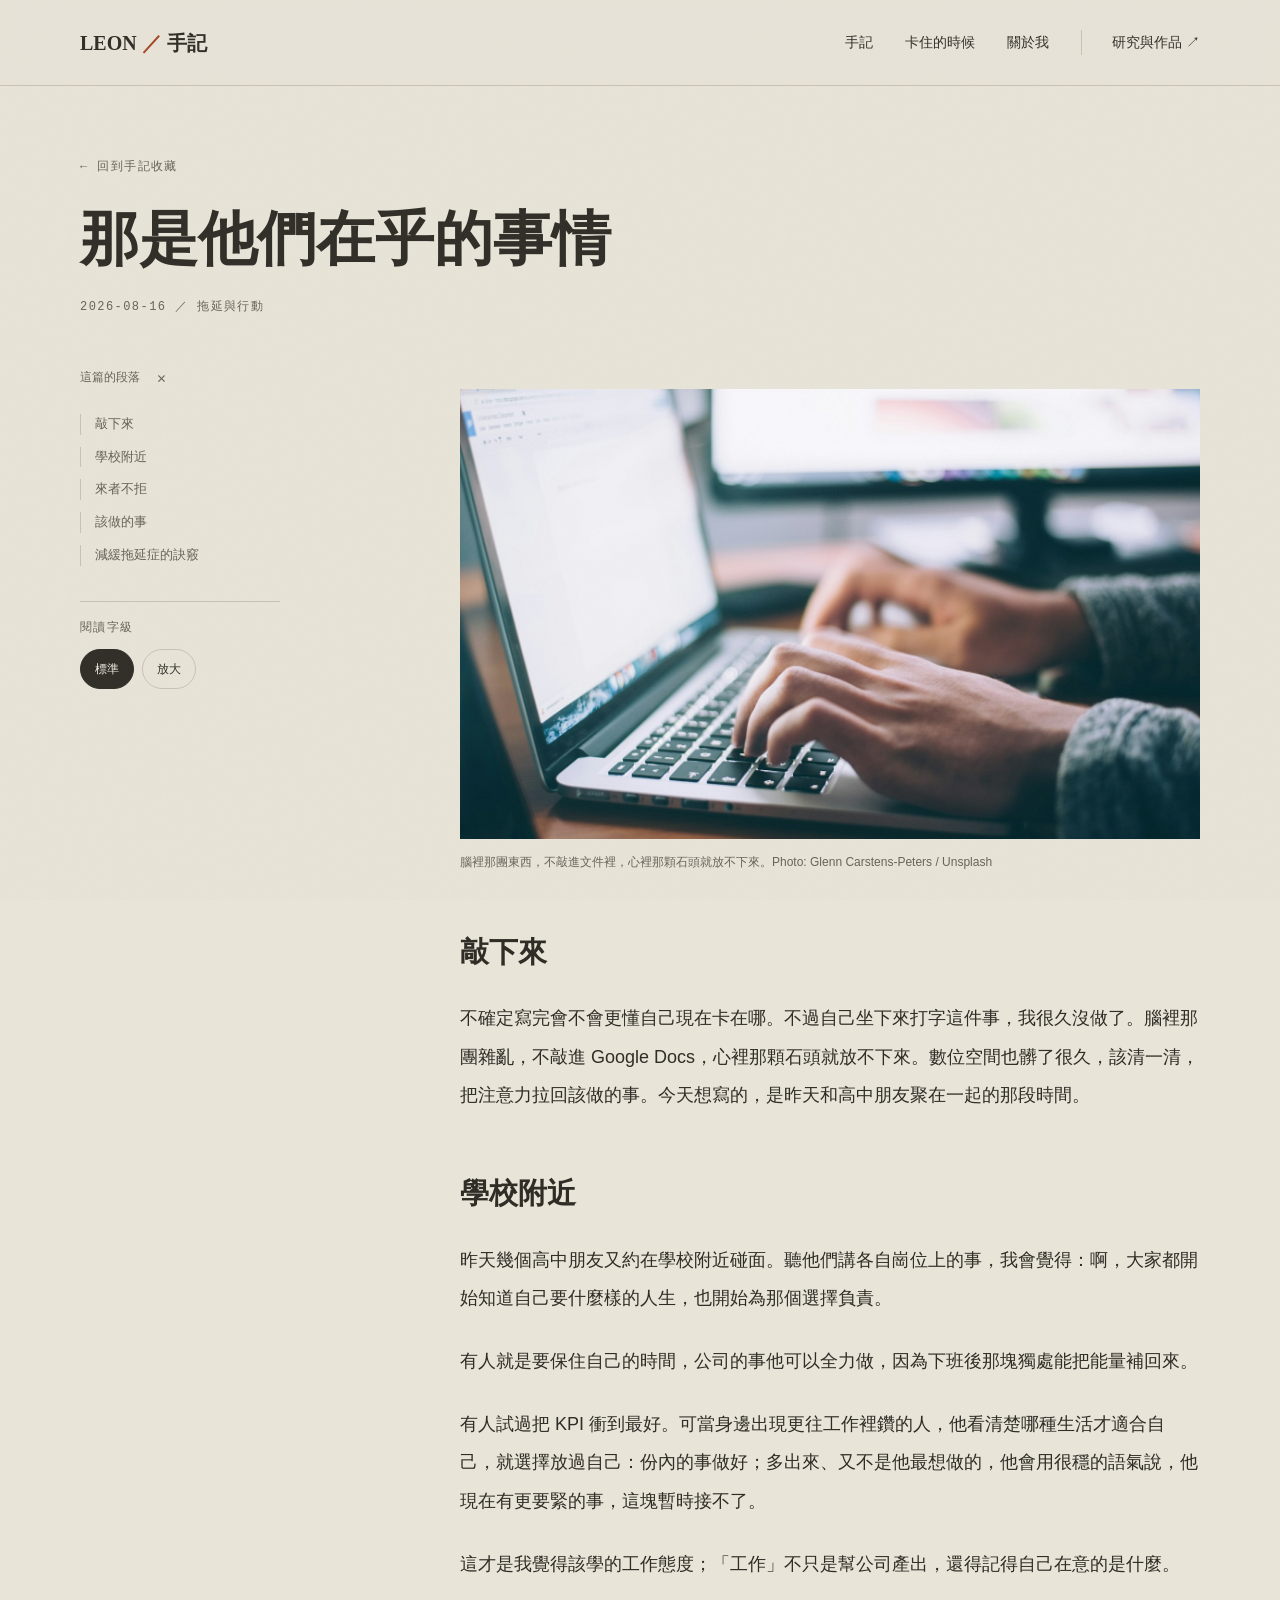
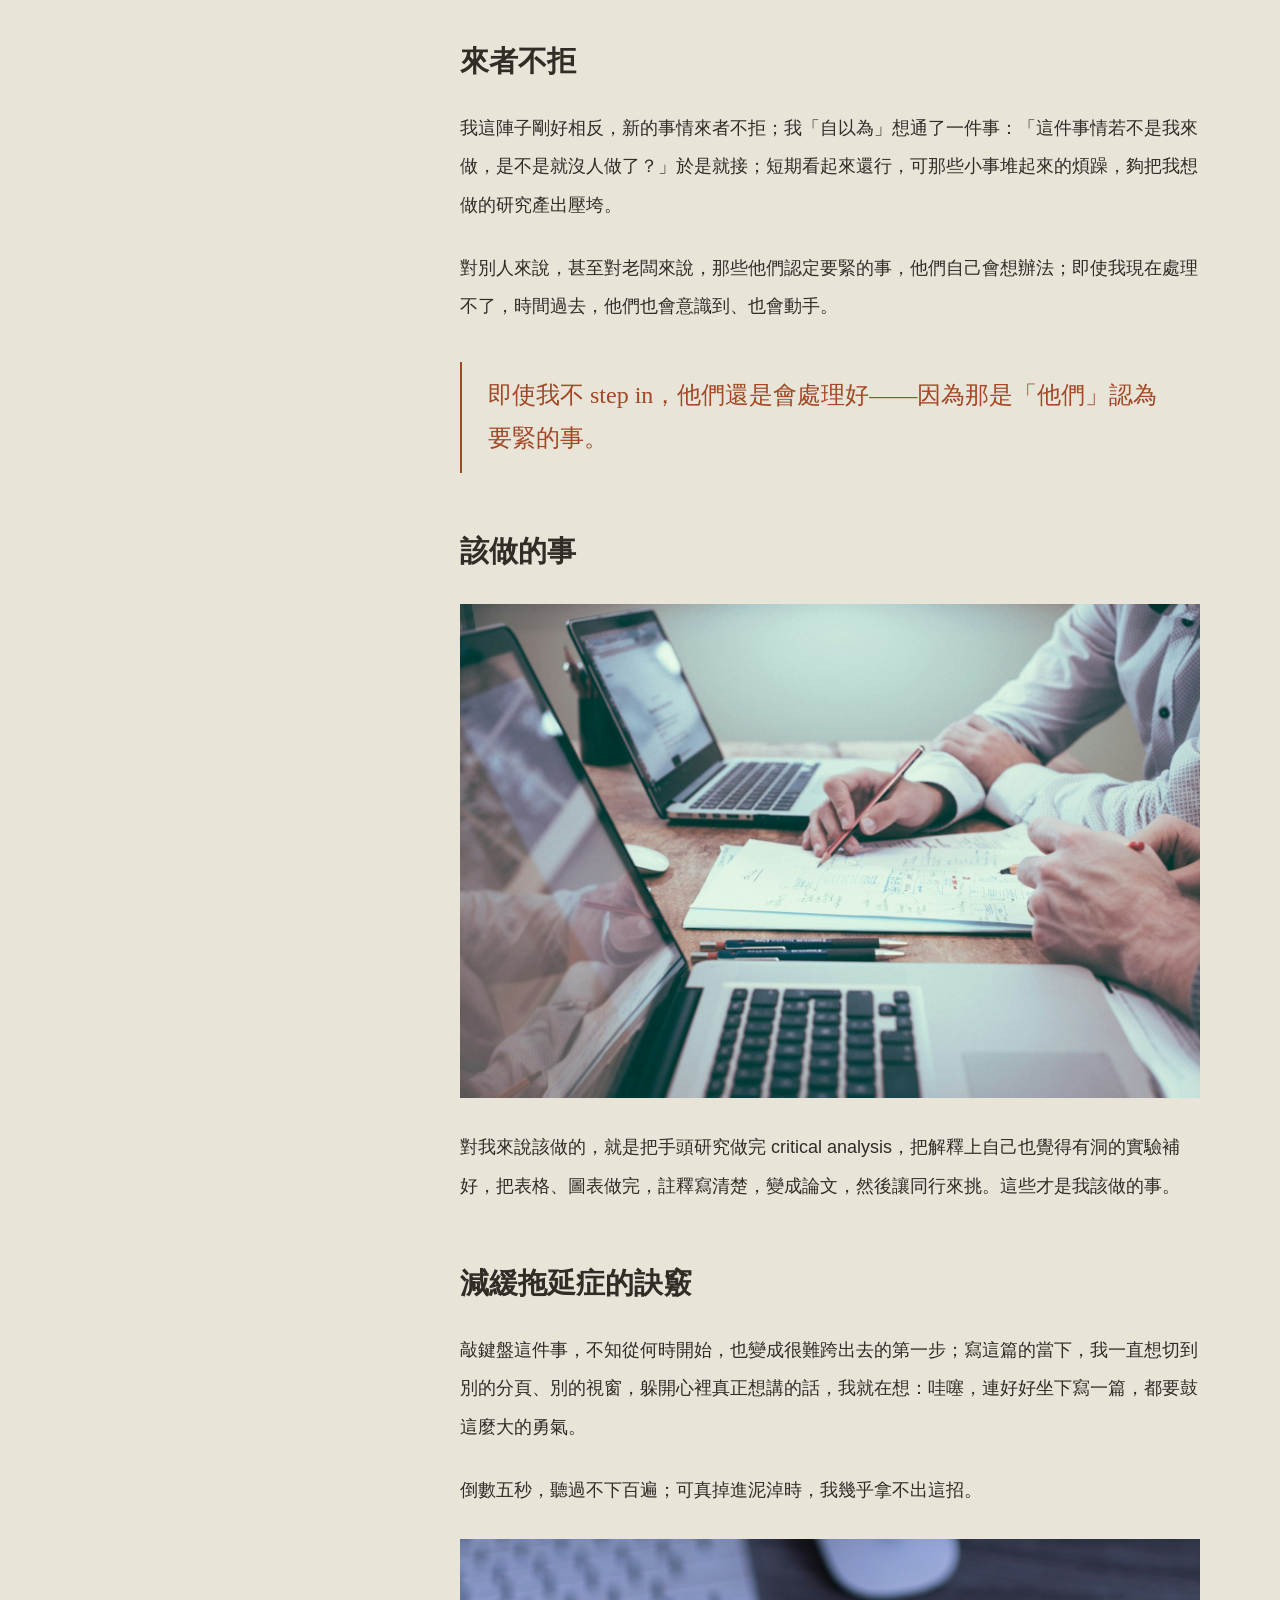
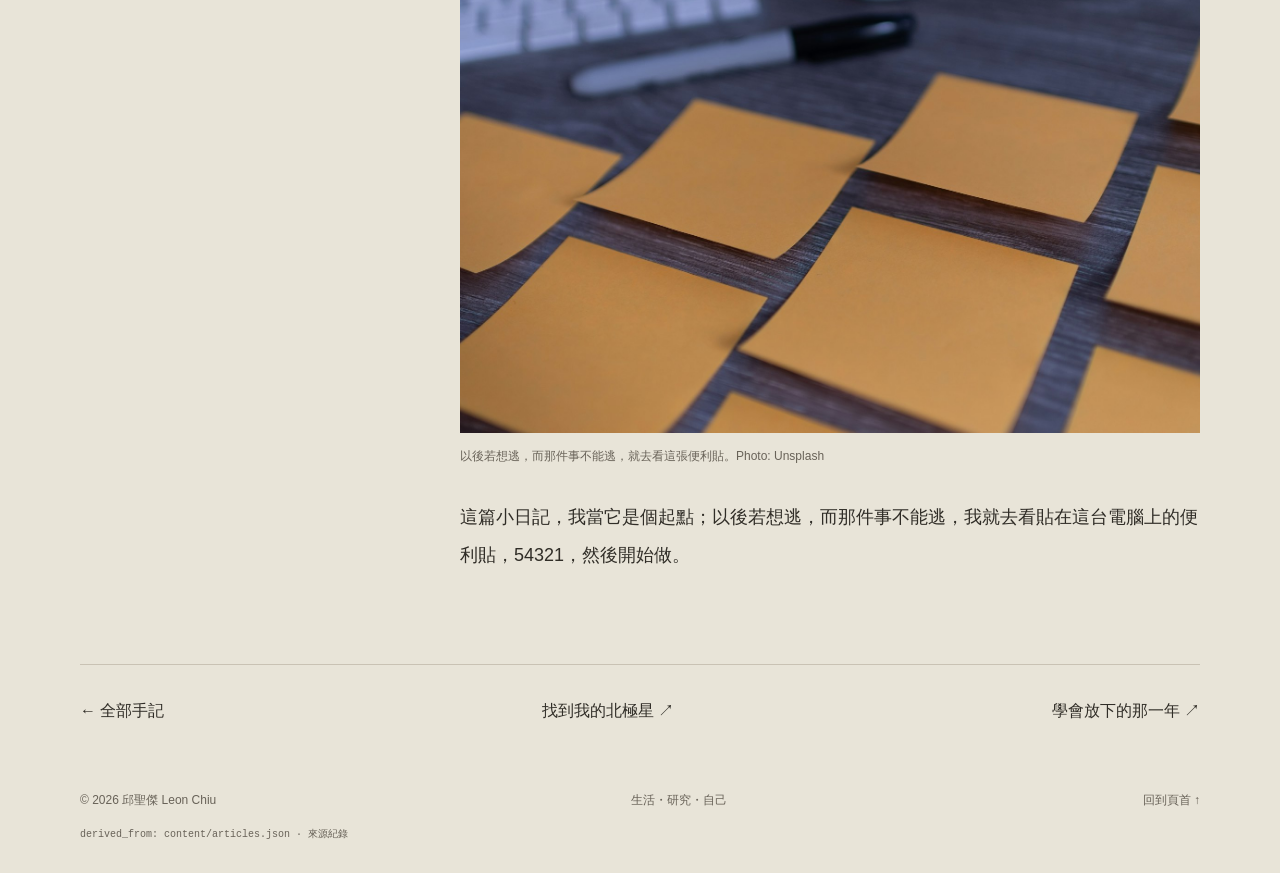
<file: countdown-from-five.html>
<!DOCTYPE html>
<html lang="zh-Hant"><head><meta charset="utf-8"><meta name="viewport" content="width=device-width,initial-scale=1">
<title>那是他們在乎的事情｜Leon 的生活手記</title><meta name="description" content="即使我不介入，他們還是會處理好——因為那是他們認為要緊的事。我想把時間留給自己在乎的研究。">
<meta name="theme-color" content="#e8e4d8"><link rel="icon" type="image/svg+xml" href="data:image/svg+xml,%3Csvg xmlns='http://www.w3.org/2000/svg' viewBox='0 0 32 32'%3E%3Crect width='32' height='32' rx='7' fill='%23e8e4d8'/%3E%3Cpath d='M16 3L19 13L29 16L19 19L16 29L13 19L3 16L13 13Z' fill='%23a34825'/%3E%3C/svg%3E">
<style>/**
 * html_motion_primitives.css — SSOT for shared motion / layout language
 *
 * Agent MUST copy this block INLINE into each self-contained HTML shell.
 * Do NOT <link> at runtime (no external CSS; shells stay offline-safe).
 *
 * Theme palettes live in each shell's :root (research = dark blue; career = Morandi).
 * Variable NAMES below are required by html-interactivity-spec.mdc.
 */

/* ── Required keyframes (spec) ── */
@keyframes fadeUp { from { opacity: 0; transform: translateY(14px); } to { opacity: 1; transform: translateY(0); } }
@keyframes pulse  { 0%, 100% { opacity: 1; } 50% { opacity: .55; } }
@keyframes barGrow { from { width: 0; } to { width: var(--w); } }
@keyframes flowLine { 0% { background-position: 0% 50%; } 100% { background-position: 200% 50%; } }

/* ── Extended motion (Morandi ↔ Research shared) ── */
@keyframes float { 0%, 100% { transform: translateY(0) rotate(0); } 50% { transform: translateY(-12px) rotate(2deg); } }
@keyframes floatSlow { 0%, 100% { transform: translate(0, 0); } 50% { transform: translate(8px, -10px); } }
@keyframes blink { 0%, 100% { opacity: 1; } 50% { opacity: 0; } }
@keyframes drawRing { from { stroke-dashoffset: var(--circ); } to { stroke-dashoffset: var(--offset); } }
@keyframes needleIn { from { transform: rotate(-120deg); } to { transform: rotate(var(--needle)); } }
@keyframes softGlow { 0%, 100% { opacity: .35; } 50% { opacity: .65; } }
@keyframes slideIn { from { opacity: 0; transform: translateX(16px); } to { opacity: 1; transform: translateX(0); } }
@keyframes scaleIn { from { opacity: 0; transform: scale(.94); } to { opacity: 1; transform: scale(1); } }

@media (prefers-reduced-motion: reduce) {
  *, *::before, *::after {
    animation-duration: .01ms !important;
    transition-duration: .01ms !important;
  }
}

/* ── Grain overlay ── */
body.with-grain::before {
  content: "";
  position: fixed;
  inset: 0;
  pointer-events: none;
  z-index: 9999;
  opacity: .04;
  background-image: url("data:image/svg+xml,%3Csvg viewBox='0 0 256 256' xmlns='http://www.w3.org/2000/svg'%3E%3Cfilter id='n'%3E%3CfeTurbulence type='fractalNoise' baseFrequency='0.85' numOctaves='4' stitchTiles='stitch'/%3E%3C/filter%3E%3Crect width='100%25' height='100%25' filter='url(%23n)'/%3E%3C/svg%3E");
  background-size: 180px;
}

/* ── Reveal on scroll ── */
.reveal {
  opacity: 0;
  transform: translateY(18px);
  transition: opacity .7s ease, transform .7s ease;
}
.reveal.in { opacity: 1; transform: none; }

/* ── Sticky top nav (blur pills) ── */
.top-nav {
  position: sticky;
  top: 0;
  z-index: 100;
  background: color-mix(in srgb, var(--bg) 82%, transparent);
  backdrop-filter: blur(16px);
  -webkit-backdrop-filter: blur(16px);
  border-bottom: 1px solid var(--border);
  padding: .5rem 1rem;
  display: flex;
  align-items: center;
  gap: .35rem;
  overflow-x: auto;
  scrollbar-width: none;
}
.top-nav::-webkit-scrollbar { display: none; }
.nav-pill {
  flex-shrink: 0;
  padding: .32rem .7rem;
  border-radius: 999px;
  font-size: .78rem;
  font-weight: 500;
  border: 1px solid transparent;
  background: transparent;
  color: var(--muted);
  cursor: pointer;
  transition: all .35s cubic-bezier(.4, 0, .2, 1);
  white-space: nowrap;
  text-decoration: none;
}
.nav-pill:hover,
.nav-pill:focus-visible {
  color: var(--accent);
  background: color-mix(in srgb, var(--accent) 14%, transparent);
}
.nav-pill.active {
  background: var(--accent);
  color: #fff;
  border-color: var(--accent);
}
.dark-toggle {
  margin-left: auto;
  flex-shrink: 0;
  width: 34px;
  height: 34px;
  border-radius: 50%;
  border: 1px solid var(--border);
  background: var(--surface);
  cursor: pointer;
  display: flex;
  align-items: center;
  justify-content: center;
  font-size: 1rem;
  transition: all .35s cubic-bezier(.4, 0, .2, 1);
  color: var(--text);
}
.dark-toggle:hover {
  border-color: var(--accent);
  background: color-mix(in srgb, var(--accent) 14%, transparent);
}

/* ── Hero blobs / geometry ── */
.hero-bg { position: absolute; inset: 0; overflow: hidden; pointer-events: none; }
.blob {
  position: absolute;
  border-radius: 50%;
  filter: blur(40px);
  opacity: .4;
  animation: floatSlow 14s ease-in-out infinite;
}
.blob-1 { width: 380px; height: 380px; background: var(--accent); top: -10%; left: -8%; }
.blob-2 { width: 280px; height: 280px; background: var(--muted); bottom: 0; right: -6%; opacity: .2; animation-delay: -4s; }
.blob-3 { width: 180px; height: 180px; background: var(--accent); top: 42%; left: 58%; opacity: .22; animation-delay: -7s; }
.geo {
  position: absolute;
  border: 1px solid color-mix(in srgb, var(--accent) 35%, transparent);
  animation: float 10s ease-in-out infinite;
}
.geo-r { width: 72px; height: 72px; border-radius: 50%; top: 16%; right: 12%; }
.geo-s { width: 48px; height: 48px; top: 58%; left: 10%; transform: rotate(45deg); animation-delay: -3s; }
.geo-l {
  width: 110px; height: 2px; top: 26%; left: 16%; border: none;
  background: linear-gradient(90deg, transparent, var(--accent), transparent);
  opacity: .5;
}

/* ── Cards / quote / callout / section chip ── */
.card-lift {
  transition: transform .35s cubic-bezier(.4, 0, .2, 1), box-shadow .35s, border-color .35s;
}
.card-lift:hover {
  transform: translateY(-2px);
  border-color: color-mix(in srgb, var(--accent) 40%, var(--border));
}
.section-title .num,
.chip-num {
  font-size: .72rem;
  font-weight: 600;
  letter-spacing: .12em;
  color: var(--accent);
  background: color-mix(in srgb, var(--accent) 14%, transparent);
  padding: .2rem .5rem;
  border-radius: 6px;
}
.quote-block {
  font-size: 1.05rem;
  font-weight: 500;
  line-height: 1.65;
  padding: 1.25rem 1.5rem;
  border: 1px solid var(--border);
  border-radius: 14px;
  background: linear-gradient(135deg, var(--surface), color-mix(in srgb, var(--accent) 10%, transparent));
  position: relative;
  overflow: hidden;
}
.quote-block::before {
  content: "“";
  position: absolute;
  top: -.2rem;
  left: .6rem;
  font-size: 4rem;
  color: var(--accent);
  opacity: .35;
  font-family: Georgia, serif;
  line-height: 1;
}
.callout-accent {
  border-left: 3px solid var(--accent);
  background: color-mix(in srgb, var(--accent) 12%, transparent);
  padding: 1rem 1.15rem;
  border-radius: 0 14px 14px 0;
  margin: 1rem 0;
  font-size: .9rem;
}

/* ── Progress ring + eval bars ── */
.progress-ring { width: 56px; height: 56px; }
.progress-ring-bg { fill: none; stroke: var(--border); stroke-width: 5; }
.progress-ring-fill {
  fill: none;
  stroke: var(--accent);
  stroke-width: 5;
  stroke-linecap: round;
  transition: stroke-dashoffset .45s;
}
.bar { height: 6px; background: color-mix(in srgb, var(--bg) 80%, var(--border)); border-radius: 4px; overflow: hidden; }
.bar-fill {
  height: 100%;
  border-radius: 4px;
  background: linear-gradient(90deg, var(--accent), color-mix(in srgb, var(--accent) 60%, #fff));
  width: 0;
  animation: barGrow 1.2s .3s forwards;
}

/* ── Shared init snippet (paste into <script>) ──
document.querySelectorAll('.reveal').forEach(el => {
  new IntersectionObserver(entries => {
    entries.forEach(e => { if (e.isIntersecting) e.target.classList.add('in'); });
  }, { threshold: .12 }).observe(el);
});
*/

:root{--bg:#e8e4d8;--surface:#f3efe5;--border:#c9c2b4;--text:#302d27;--muted:#686258;--accent:#a34825;--good:#49684e;--warn:#815d21;--bad:#973c31;--serif:"Songti TC","Noto Serif TC","PMingLiU",Georgia,serif;--sans:-apple-system,BlinkMacSystemFont,"SF Pro Text","PingFang TC",sans-serif;--mono:"SFMono-Regular",Consolas,monospace}
*{box-sizing:border-box}html{scroll-behavior:smooth;scroll-padding-top:100px}body{margin:0;background:var(--bg);color:var(--text);font:16px/1.8 var(--sans)}button,input,select{font:inherit}button,a{ -webkit-tap-highlight-color:transparent}a{color:inherit;text-decoration:none}button{cursor:pointer;color:inherit}button:disabled{cursor:default}button:focus-visible,a:focus-visible,summary:focus-visible,select:focus-visible{outline:3px solid var(--accent);outline-offset:5px}img{max-width:100%;display:block}h1,h2,h3,p,figure{margin:0}h1,h2,h3{font-family:var(--serif);font-weight:700;line-height:1.35}p+p{margin-top:1em}button{border:0;background:none}[hidden]{display:none!important}.wrap{width:min(1120px,calc(100% - 96px));margin:auto}.mono,.eyebrow{font-family:var(--mono);font-size:12px;letter-spacing:.12em}.eyebrow{color:var(--muted)}.accent{color:var(--accent)}.skip{position:fixed;top:-70px;left:12px;z-index:1000;background:var(--text);color:var(--bg);padding:12px}.skip:focus{top:8px}.site-nav{position:sticky;top:0;z-index:40;background:#e8e4d8ed;backdrop-filter:blur(14px);border-bottom:1px solid var(--border)}.nav-inner{display:flex;align-items:center;justify-content:space-between;min-height:85px;gap:20px}.brand{font-family:Georgia,var(--serif);font-weight:700;font-size:20px;white-space:nowrap}.brand em{font-style:normal;color:var(--accent)}.nav-links{display:flex;align-items:center;gap:32px;font-size:14px}.nav-links a:hover{color:var(--accent)}.nav-links .external{border-left:1px solid var(--border);padding-left:30px}.hero{display:grid;grid-template-columns:1.15fr 1fr;gap:40px;align-items:center;min-height:590px;padding:65px 0 55px}.hero h1{font-size:clamp(50px,5.7vw,78px);letter-spacing:-.035em;line-height:1.32;margin:25px 0}.hero .intro{color:var(--muted);max-width:420px;line-height:2}.hero-actions{display:flex;align-items:center;gap:28px;margin-top:35px}.button{display:inline-flex;align-items:center;justify-content:center;gap:30px;min-height:48px;padding:10px 25px;border-radius:30px;background:var(--text);color:var(--surface);font-size:14px;transition:background .2s,transform .2s}.button:hover{background:var(--accent);transform:translateY(-2px)}.text-link{border-bottom:1px solid var(--text);padding-bottom:3px;font-size:14px}.compass-art{position:relative;display:grid;place-items:center;aspect-ratio:1}.compass-art svg{width:100%;height:auto;overflow:visible}.compass-art .rings{stroke:var(--muted);stroke-width:.75;opacity:.38;fill:none}.compass-art .star{fill:var(--accent);transform-origin:240px 240px;transition:transform 1s ease}.compass-art:hover .star{transform:rotate(12deg)}.compass-center{position:absolute;inset:24%;border-radius:50%;background:none;font:12px var(--mono);color:transparent}.compass-center:focus-visible{outline-offset:20px}.compass-caption{position:absolute;bottom:6px;text-align:center;font-size:12px;color:var(--muted)}.compass-caption strong{display:block;color:var(--accent);font-family:var(--serif);font-size:19px;margin-bottom:8px}.compass-art.is-open .star{transform:rotate(45deg)}.compass-art.is-open .compass-caption{max-width:350px}.section-rule{display:flex;justify-content:space-between;align-items:center;border-top:1px solid var(--text);padding:17px 0;font:12px var(--mono);letter-spacing:.1em}.section{padding:62px 0}.section-heading{display:flex;justify-content:space-between;align-items:end;gap:20px;margin-bottom:32px}.section-heading h2{font-size:38px}.section-heading p{color:var(--muted);font-size:14px}.feature{display:grid;grid-template-columns:1.2fr 1fr;gap:54px;align-items:center;margin:22px 0 20px}.feature-image{overflow:hidden;position:relative}.feature-image img{width:100%;aspect-ratio:1.5;object-fit:cover;filter:saturate(.65);transition:transform .7s}.feature-image:hover img{transform:scale(1.025)}.photo-label{position:absolute;bottom:16px;left:16px;background:var(--bg);padding:5px 12px;font:11px var(--mono)}.feature h2{font-size:45px;margin:16px 0 22px}.feature p{color:var(--muted);font-size:16px;line-height:2}.feature .text-link{display:inline-block;margin-top:26px}.tag{color:var(--accent);font-size:12px}.archive{background:var(--surface);border-top:1px solid var(--border);border-bottom:1px solid var(--border)}.filter-bar{display:flex;justify-content:space-between;align-items:center;flex-wrap:wrap;gap:16px;padding:0 0 24px;border-bottom:1px solid var(--border)}.pills{display:flex;flex-wrap:wrap;gap:8px}.pill{border:1px solid var(--border);border-radius:24px;padding:7px 17px;font-size:13px;min-height:40px;transition:background .2s}.pill.active{background:var(--text);color:var(--surface);border-color:var(--text)}.pill:hover{border-color:var(--accent)}.year-filter{font-size:13px}.year-filter select{background:transparent;border:0;border-bottom:1px solid var(--border);margin-left:8px;padding:8px}.result-count{font:11px var(--mono);color:var(--muted);padding:18px 0}.note-row{display:grid;grid-template-columns:94px 1fr 175px;gap:26px;align-items:start;border-top:1px solid var(--border);padding:30px 0;transition:transform .25s,border-color .25s}.note-row:hover{transform:translateY(-2px);border-color:var(--accent)}.note-year{font:28px Georgia,serif;color:var(--accent)}.note-copy h3{font-size:28px;margin:7px 0}.note-copy h3 a:hover{color:var(--accent)}.note-row img{width:175px;height:125px;object-fit:cover;filter:saturate(.65)}.note-copy time{font:11px var(--mono);color:var(--muted)}details{font-size:14px}summary{cursor:pointer;list-style:none;display:flex;align-items:center;gap:12px;min-height:40px;color:var(--muted)}summary::-webkit-details-marker{display:none}summary::after{content:'＋';font-size:17px;transition:transform .2s}details[open]>summary::after{transform:rotate(45deg)}details p{color:var(--muted);padding:8px 0 12px;line-height:1.9}details .text-link{font-size:13px}.practice{display:grid;grid-template-columns:1fr 1fr;gap:80px;align-items:center;padding:80px 0}.practice h2{font-size:40px;margin:16px 0 22px}.practice p{color:var(--muted)}.countdown{border:1px solid var(--border);padding:35px;text-align:center;position:relative}.countdown .digit{font:110px/1.2 Georgia,serif;color:var(--accent)}.countdown .tick-line{display:flex;justify-content:center;gap:22px;margin:15px 0 24px}.tick-line i{height:1px;width:25px;background:var(--border)}.tick-line i.lit{background:var(--accent)}.countdown output{display:block;min-height:30px;font-size:14px;margin-bottom:18px}.countdown .reset-count{display:block;margin:15px auto 0;font-size:12px;text-decoration:underline;min-height:30px}.about{background:var(--text);color:var(--bg);padding:75px 0}.about-inner{display:grid;grid-template-columns:230px 1fr;gap:80px;align-items:center}.about img{width:230px;height:290px;object-fit:cover;filter:saturate(.65)}.about h2{font-size:36px;margin:12px 0 24px}.about p{color:#d0c9bd;line-height:2}.about .eyebrow{color:#c2b8a6}.about-links{display:flex;gap:24px;margin-top:26px;flex-wrap:wrap}.about-links a{border-bottom:1px solid #8c8170;font-size:13px}.about details{margin-top:20px;border-top:1px solid #635c50;padding-top:10px}.about summary{color:var(--bg)}.about details p{font-size:14px}.site-footer{padding:32px 0}.footer-inner{display:flex;justify-content:space-between;gap:25px;flex-wrap:wrap;font-size:12px;color:var(--muted)}.provenance{font:10px var(--mono);overflow-wrap:anywhere;margin-top:16px;color:var(--muted)}.reading-progress{position:fixed;top:0;left:0;height:3px;background:var(--accent);width:0;z-index:100}.article-header{padding:65px 0 40px;max-width:850px}.article-header h1{font-size:clamp(38px,4.6vw,62px);margin:20px 0 18px}.article-header .original-title{font:17px Georgia,serif;font-style:italic;color:var(--muted);margin-bottom:18px}.article-grid{display:grid;grid-template-columns:200px minmax(0,740px);gap:55px;justify-content:space-between;align-items:start;padding-bottom:65px}.article-sidebar{position:sticky;top:110px}.article-sidebar summary{font-size:12px;font-family:var(--mono)}.article-toc{display:grid;gap:12px;padding:15px 0;font-size:13px}.article-toc a{border-left:1px solid var(--border);padding-left:14px;color:var(--muted);line-height:1.6}.article-toc a:hover,.article-toc a.active{color:var(--accent);border-left:2px solid var(--accent)}.reading-tools{border-top:1px solid var(--border);margin-top:20px;padding-top:16px}.reading-tools .pills{margin-top:10px}.reading-tools .pill{font-size:12px;padding:5px 14px}.article-body{font-family:var(--sans);font-size:18px;line-height:2.15;overflow-wrap:anywhere}.article-body.large{font-size:21px}.article-body h2{font-size:29px;margin:55px 0 24px;scroll-margin-top:110px;line-height:1.6}.article-body p{margin:24px 0}.article-body figure{margin:30px 0}.article-body img{width:100%;max-height:610px;object-fit:contain;background:#ded8cc}.article-body .article-cover img{max-height:450px;object-fit:cover}.article-body figcaption{font-size:12px;line-height:1.9;color:var(--muted);margin-top:12px}.article-body blockquote{margin:36px 0;border-left:2px solid var(--accent);padding:12px 26px;font-family:var(--serif);font-size:24px;color:var(--accent);line-height:1.8}.compass-widget{padding:28px;border:1px solid var(--border);background:var(--surface);margin:30px 0}.compass-widget__label{font:12px var(--mono);color:var(--muted)}.compass-widget__quote{font-family:var(--serif);color:var(--accent);font-size:23px}.compass-widget__toggle{border-bottom:1px solid var(--text);padding:5px 0;font-size:13px}.compass-widget__note{font-size:15px}.article-bottom{border-top:1px solid var(--border);padding:32px 0;display:flex;justify-content:space-between;gap:25px;flex-wrap:wrap}.fade-in{animation:fadeUp .7s both}.empty{padding:25px 0;color:var(--muted)}
@media(max-width:900px){.wrap{width:calc(100% - 56px)}.hero{gap:10px;min-height:500px}.hero h1{font-size:clamp(38px,5vw,54px)}.compass-caption{bottom:-18px}.feature{gap:30px}.feature h2{font-size:36px}.practice{gap:35px}.article-grid{grid-template-columns:160px minmax(0,1fr);gap:30px}.about-inner{gap:45px}.nav-links{gap:20px}}
@media(max-width:620px){html{scroll-padding-top:100px}.wrap{width:calc(100% - 40px)}.nav-inner{min-height:76px;gap:8px}.brand{font-size:17px}.nav-links{gap:16px;font-size:12px}.nav-links .external{display:none}.hero{grid-template-columns:1fr;padding:40px 0 30px;gap:25px}.hero h1{font-size:clamp(32px,10.4vw,51px)}.hero .intro{font-size:15px}.hero-actions{margin-top:26px}.compass-art{width:80%;max-width:340px;justify-self:center}.compass-caption{bottom:0}.compass-caption strong{font-size:17px}.hero .eyebrow{font-size:10px}.section{padding:38px 0}.section-heading{display:block}.section-heading h2{font-size:31px}.section-heading p{margin-top:10px}.section-rule{font-size:10px}.feature{grid-template-columns:1fr;gap:26px}.feature h2{font-size:35px;margin-top:12px}.feature .text-link{margin-top:18px}.note-row{grid-template-columns:1fr 85px;gap:14px;position:relative;padding-top:44px}.note-year{position:absolute;top:17px;left:0;font-size:17px}.note-row img{width:85px;height:90px}.note-copy h3{font-size:23px}.note-copy .tag{font-size:10px}.pill{padding:6px 13px}.practice{grid-template-columns:1fr;gap:30px;padding:45px 0}.practice h2{font-size:33px}.countdown{padding:24px}.about{padding:45px 0}.about-inner{grid-template-columns:1fr;gap:28px}.about img{width:140px;height:175px}.about h2{font-size:32px}.article-header{padding-top:36px}.article-header h1{font-size:38px}.article-grid{display:flex;flex-direction:column;gap:24px}.article-sidebar{position:static;width:100%;border-top:1px solid var(--border);border-bottom:1px solid var(--border);padding:12px 0}.article-toc{grid-template-columns:1fr 1fr}.reading-tools{display:flex;align-items:center;gap:15px;margin-top:8px;padding-top:10px}.reading-tools .pills{margin:0}.article-body{font-size:17px;line-height:2}.article-body blockquote{font-size:21px;padding:10px 18px}.article-body h2{font-size:25px;margin-top:40px}.article-body.large{font-size:20px}}
@media(prefers-reduced-motion:reduce){html{scroll-behavior:auto}*,*::before,*::after{animation:none!important;transition:none!important}.reveal{opacity:1;transform:none}}
@media print{.site-nav,.article-sidebar,.reading-progress,.article-bottom,.hero-actions,.countdown{display:none}body{background:white}.wrap{width:100%}.article-grid{display:block}.article-body{font-size:12pt}.article-body img{max-height:350px}.article-body h2{break-after:avoid}}

/* Quotes sit below the compass in normal flow, including longer translations. */
.hero{grid-template-columns:1.13fr 1fr;gap:40px;min-height:640px}.hero .intro{max-width:450px}.compass-art{display:flex;flex-direction:column;aspect-ratio:auto;align-self:center;width:100%}.compass-art svg{max-width:370px;margin:auto}.compass-art .star{transform-origin:240px 230px}.compass-center{inset:10% 24% 46%;color:transparent}.compass-caption{position:static;min-height:165px;max-width:420px;width:100%;text-align:center;align-self:center}.quote-card{margin:0;padding:0 10px}.quote-card blockquote{font:21px/1.8 var(--serif);color:var(--accent);margin:0 0 12px;text-wrap:pretty}.quote-card figcaption{font-size:12px;line-height:1.8;color:var(--muted)}.quote-card cite{display:block;font-size:11px;font-style:normal}.quote-card cite a{text-decoration:underline;text-underline-offset:3px}.quote-controls{display:flex;justify-content:center;align-items:center;gap:16px;margin-top:10px}.quote-controls button{min-height:40px;font-size:12px;padding:5px 10px;color:var(--muted)}.quote-controls button:hover{color:var(--accent)}.quote-controls .mono{font-size:10px}.feature h2{font-size:39px}.note-row{padding-top:32px;padding-bottom:32px}.note-copy h3{margin:12px 0}.productivity{padding-top:75px;padding-bottom:65px}.productivity .section-heading h2{font-size:39px;margin-top:8px}.tool-tabs{display:grid;grid-template-columns:repeat(4,minmax(0,1fr));border-bottom:1px solid var(--border);gap:0}.tool-tabs button{text-align:left;padding:20px 12px;border-bottom:3px solid transparent;font-size:16px;transition:color .2s,border-color .2s}.tool-tabs button span{font:11px var(--mono);margin-right:12px;color:var(--muted)}.tool-tabs button[aria-selected="true"]{border-bottom-color:var(--accent);color:var(--accent);background:#a3482509}.tool-tabs button:hover{color:var(--accent)}.tool-panel{display:grid;grid-template-columns:.8fr 1.2fr;gap:65px;padding:40px 0 20px;min-height:475px}.tool-symbol{font:58px/1 Georgia,serif;color:var(--accent);display:block;margin:0 0 14px}.tool-explain h3{font-size:30px;line-height:1.6;margin-bottom:20px}.tool-explain p{font-size:15px;color:var(--muted);line-height:2}.tool-explain details{margin-top:16px}.tool-workspace{padding:30px;border:1px solid var(--border);background:#f3efe580;min-width:0}.tool-workspace label{display:block;font-size:13px;margin:0 0 8px}.tool-workspace input,.tool-workspace textarea,.tool-workspace select{display:block;width:100%;max-width:100%;background:var(--surface);color:var(--text);border:1px solid var(--border);border-radius:3px;padding:11px 12px;font:15px/1.6 var(--sans)}.tool-workspace input{margin-bottom:20px}.tool-workspace textarea{resize:vertical;margin-bottom:18px;min-height:125px}.tool-workspace input:focus,.tool-workspace textarea:focus{outline:2px solid var(--accent);outline-offset:2px}.tool-workspace input::placeholder,.tool-workspace textarea::placeholder{color:#746e63}.step-examples{display:flex;flex-wrap:wrap;align-items:center;gap:6px;margin:0 0 22px;font-size:12px;color:var(--muted)}.step-examples button{padding:5px 10px;border:1px solid var(--border);border-radius:16px;min-height:34px;font-size:12px}.step-examples button:hover{border-color:var(--accent);color:var(--accent)}.tool-resource{display:block;border-top:1px solid var(--border);margin-top:26px;padding:16px 0 0;line-height:1.8}.tool-resource strong{font-size:13px;font-weight:500;color:var(--text);display:block}.tool-resource span{font-size:12px;color:var(--muted)}.tool-resource:hover strong{color:var(--accent)}.tool-status{font-size:13px;color:var(--muted);line-height:1.8;min-height:24px;margin-top:18px}.focus-layout{display:grid;grid-template-columns:145px 1fr;gap:25px;align-items:center;margin-top:28px}.focus-ring{--progress:0%;position:relative;width:145px;height:145px;display:flex;flex-direction:column;align-items:center;justify-content:center;background:conic-gradient(var(--accent) var(--progress),var(--border) 0);border-radius:50%}.focus-ring::before{content:'';position:absolute;inset:2px;border-radius:50%;background:var(--surface)}.focus-ring span,.focus-ring small{position:relative}.focus-ring span{font:35px var(--mono);letter-spacing:-.08em}.focus-ring small{font-size:10px;color:var(--muted);margin-top:8px}.focus-controls{display:flex;gap:10px;align-items:center;flex-wrap:wrap;margin-top:18px}.focus-controls .button{padding:8px 25px;min-height:42px}.text-button{font-size:12px;min-height:38px;text-decoration:underline;text-underline-offset:4px}.tool-workspace select{font-size:13px;padding:8px}.timer-return{display:block;padding:8px 14px;border-left:3px solid var(--accent);font:12px/1.7 var(--mono);margin-top:18px;text-align:left}.parking-list{margin:0;padding:0;list-style:none}.parking-list li{display:flex;gap:16px;justify-content:space-between;border-top:1px solid var(--border);padding:12px 0;align-items:baseline}.parking-list span{font-size:14px;overflow-wrap:anywhere;min-width:0}.parking-list button{white-space:nowrap;color:var(--accent);font-size:12px;min-height:36px}.buddy-message{font:19px/2 var(--serif);margin:18px 0 24px;color:var(--text);user-select:text}.tool-footnote{font-size:11px;color:var(--muted);text-align:right;margin-top:14px}.tool-workspace details{margin-top:18px;border-top:1px solid var(--border);padding-top:8px}
@media(max-width:1000px){.hero{gap:24px}.tool-panel{gap:35px;grid-template-columns:.85fr 1.15fr}.tool-workspace{padding:24px}.focus-layout{grid-template-columns:1fr;gap:22px}.focus-ring{width:125px;height:125px}.tool-tabs button{padding:16px 8px;font-size:14px}.tool-tabs button span{margin-right:8px}.compass-caption{min-height:190px}.feature h2{font-size:34px}}
@media(max-width:750px){.hero{min-height:580px}.compass-art svg{max-width:300px}.quote-card blockquote{font-size:19px}.tool-panel{grid-template-columns:1fr;gap:25px;padding-top:28px}.tool-explain h3 br{display:none}.tool-explain h3{font-size:29px;margin-bottom:12px}.tool-symbol{display:none}.tool-explain p{max-width:600px}.tool-workspace{padding:25px}.focus-layout{grid-template-columns:145px 1fr}.tool-footnote{text-align:left}.productivity{padding-top:50px;padding-bottom:45px}}
@media(max-width:620px){.hero{grid-template-columns:1fr;padding-bottom:24px;gap:22px}.compass-art{width:100%;max-width:360px}.compass-art svg{max-width:290px}.compass-caption{min-height:170px}.compass-center{inset:8% 24% 43%}.quote-card blockquote{font-size:20px}.productivity .section-heading h2{font-size:31px}.tool-tabs{grid-template-columns:1fr 1fr;gap:3px}.tool-tabs button{padding:13px 8px}.tool-panel{min-height:0}.tool-workspace{padding:21px}.tool-explain h3{font-size:26px}.feature h2{font-size:32px}.note-row{padding-top:45px}.focus-layout{grid-template-columns:1fr;gap:22px}.focus-ring{width:145px;height:145px;margin:auto}.tool-workspace .button{max-width:100%;font-size:13px;padding:10px 20px}.buddy-message{font-size:18px}}
@media(prefers-reduced-motion:reduce){.compass-art .star{transition:none!important}}

.tool-status,.timer-announcement{overflow-wrap:anywhere}.timer-announcement{font-size:14px;color:var(--accent);margin:12px 0 0}.timer-announcement:empty{margin:0}.tool-workspace{overflow-wrap:anywhere}
</style></head><body class="with-grain">
<a href="#main" class="skip">跳到主要內容</a><div class="reading-progress" aria-hidden="true"></div>
<header class="site-nav"><nav class="wrap nav-inner" aria-label="主要導覽"><a class="brand" href="index.html">LEON <em>／</em> 手記</a><div class="nav-links"><a href="index.html#notes">手記</a><a href="index.html#practice">卡住的時候</a><a href="index.html#about">關於我</a><a class="external" href="https://neoleon.dev/">研究與作品 ↗</a></div></nav></header>
<main id="main" class="wrap"><header class="article-header fade-in"><a class="eyebrow" href="index.html#notes">← 回到手記收藏</a><h1>那是他們在乎的事情</h1><p class="eyebrow"><time datetime="2026-08-16">2026-08-16</time> ／ 拖延與行動</p></header>
<div class="article-grid"><aside class="article-sidebar"><details open><summary>這篇的段落</summary><nav class="article-toc" aria-label="文章目錄"><a href="#sec-writing">敲下來</a><a href="#sec-friends">學校附近</a><a href="#sec-yes">來者不拒</a><a href="#sec-work">該做的事</a><a href="#sec-five">減緩拖延症的訣竅</a></nav></details><div class="reading-tools"><p class="eyebrow">閱讀字級</p><div class="pills" role="group" aria-label="閱讀字級"><button class="pill active" data-size="normal" aria-pressed="true">標準</button><button class="pill" data-size="large" aria-pressed="false">放大</button></div></div></aside><article class="article-body"><figure class="article-cover">
    <img src="assets/images/posts/countdown-keyboard.jpg" alt="在筆電上打字，螢幕開著一份空白文件" loading="lazy">
    <figcaption>腦裡那團東西，不敲進文件裡，心裡那顆石頭就放不下來。Photo: Glenn Carstens-Peters / Unsplash</figcaption>
  </figure>

  <h2 id="sec-writing">敲下來</h2>
  <p>不確定寫完會不會更懂自己現在卡在哪。不過自己坐下來打字這件事，我很久沒做了。腦裡那團雜亂，不敲進 Google Docs，心裡那顆石頭就放不下來。數位空間也髒了很久，該清一清，把注意力拉回該做的事。今天想寫的，是昨天和高中朋友聚在一起的那段時間。</p>

  <h2 id="sec-friends">學校附近</h2>
  <p>昨天幾個高中朋友又約在學校附近碰面。聽他們講各自崗位上的事，我會覺得：啊，大家都開始知道自己要什麼樣的人生，也開始為那個選擇負責。</p>
  <p>有人就是要保住自己的時間，公司的事他可以全力做，因為下班後那塊獨處能把能量補回來。</p>
  <p>有人試過把 KPI 衝到最好。可當身邊出現更往工作裡鑽的人，他看清楚哪種生活才適合自己，就選擇放過自己：份內的事做好；多出來、又不是他最想做的，他會用很穩的語氣說，他現在有更要緊的事，這塊暫時接不了。</p>
  <p>這才是我覺得該學的工作態度；「工作」不只是幫公司產出，還得記得自己在意的是什麼。</p>

  <h2 id="sec-yes">來者不拒</h2>
  <p>我這陣子剛好相反，新的事情來者不拒；我「自以為」想通了一件事：「這件事情若不是我來做，是不是就沒人做了？」於是就接；短期看起來還行，可那些小事堆起來的煩躁，夠把我想做的研究產出壓垮。</p>
  <p>對別人來說，甚至對老闆來說，那些他們認定要緊的事，他們自己會想辦法；即使我現在處理不了，時間過去，他們也會意識到、也會動手。</p>
  <blockquote>即使我不 step in，他們還是會處理好——因為那是「他們」認為要緊的事。</blockquote>

  <h2 id="sec-work">該做的事</h2>
  <figure>
    <img src="assets/images/posts/countdown-research.jpg" alt="桌上的筆電、圖表草稿與正在核對的手" loading="lazy">
  </figure>
  <p>對我來說該做的，就是把手頭研究做完 critical analysis，把解釋上自己也覺得有洞的實驗補好，把表格、圖表做完，註釋寫清楚，變成論文，然後讓同行來挑。這些才是我該做的事。</p>

  <h2 id="sec-five">減緩拖延症的訣竅</h2>
  <p>敲鍵盤這件事，不知從何時開始，也變成很難跨出去的第一步；寫這篇的當下，我一直想切到別的分頁、別的視窗，躲開心裡真正想講的話，我就在想：哇噻，連好好坐下寫一篇，都要鼓這麼大的勇氣。</p>
  <p>倒數五秒，聽過不下百遍；可真掉進泥淖時，我幾乎拿不出這招。</p>
  <figure>
    <img src="assets/images/posts/countdown-sticky.jpg" alt="鍵盤旁散落的橘色便利貼" loading="lazy">
    <figcaption>以後若想逃，而那件事不能逃，就去看這張便利貼。Photo: Unsplash</figcaption>
  </figure>
  <p>這篇小日記，我當它是個起點；以後若想逃，而那件事不能逃，我就去看貼在這台電腦上的便利貼，54321，然後開始做。</p></article></div><nav class="article-bottom" aria-label="其他手記"><a href="index.html#notes">← 全部手記</a><a href="finding-my-north-star.html">找到我的北極星 ↗</a><a href="the-year-i-learned-to-let-go.html">學會放下的那一年 ↗</a></nav></main>
<footer class="site-footer"><div class="wrap"><div class="footer-inner"><span>© 2026 邱聖傑 Leon Chiu</span><span>生活・研究・自己</span><a href="#main">回到頁首 ↑</a></div><p class="provenance">derived_from: <a href="content/articles.json">content/articles.json</a> · <a href="content/provenance.json">來源紀錄</a></p></div></footer>
<script>'use strict';
function applyFilter() {
  const topic = document.querySelector('[data-filter].active')?.dataset.filter || 'all';
  const year = document.querySelector('#year-filter')?.value || 'all';
  let count = 0;
  document.querySelectorAll('[data-topics]').forEach(row => {
    row.hidden = !((topic === 'all' || row.dataset.topics.split('|').includes(topic)) && (year === 'all' || row.dataset.year === year));
    if (!row.hidden) count++;
  });
  const status = document.querySelector('#result-count');
  if (status) status.textContent = `顯示 ${count} 篇手記`;
  const empty = document.querySelector('#empty');
  if (empty) empty.hidden = count !== 0;
}
document.querySelectorAll('[data-filter]').forEach(button => button.addEventListener('click', () => {
  document.querySelectorAll('[data-filter]').forEach(item => {
    item.classList.toggle('active', item === button);
    item.setAttribute('aria-pressed', String(item === button));
  });
  applyFilter();
}));
document.querySelector('#year-filter')?.addEventListener('change', applyFilter);
function toggleCard(button) {
  const target = document.getElementById(button.getAttribute('aria-controls'));
  if (!target) return;
  const open = button.getAttribute('aria-expanded') !== 'true';
  button.setAttribute('aria-expanded', String(open));
  target.hidden = !open;
}
document.querySelectorAll('[data-disclosure]').forEach(button => button.addEventListener('click', () => toggleCard(button)));
function switchMetric(button) {
  document.querySelector('.article-body')?.classList.toggle('large', button.dataset.size === 'large');
  document.querySelectorAll('[data-size]').forEach(item => {
    item.classList.toggle('active', item === button);
    item.setAttribute('aria-pressed', String(item === button));
  });
}
document.querySelectorAll('[data-size]').forEach(button => button.addEventListener('click', () => switchMetric(button)));
const progress = document.querySelector('.reading-progress');
const article = document.querySelector('.article-body');
if (progress && article) {
  const update = () => {
    const start = article.offsetTop;
    const distance = article.offsetHeight - window.innerHeight;
    const fraction = distance <= 0 ? 1 : Math.max(0, Math.min(1, (window.scrollY - start) / distance));
    progress.style.width = `${fraction * 100}%`;
  };
  window.addEventListener('scroll', update, { passive: true });
  window.addEventListener('resize', update);
  window.addEventListener('load', update);
  update();
}

// Page-local tools: no network requests and no persistent storage.
(() => {
  const root = document.getElementById('practice');
  if (!root) return;
  const tabs = [...root.querySelectorAll('[data-tool]')];
  const returnButton = document.getElementById('timer-return');
  let selectedTool = 'small';
  let timerState = 'idle';
  let remaining = 120000;
  let total = remaining;
  let deadline = 0;
  let interval = null;
  const duration = document.getElementById('focus-duration');
  const task = document.getElementById('focus-task');
  const start = document.getElementById('focus-start');
  const status = document.getElementById('focus-status');
  const clock = document.getElementById('focus-clock');
  const ring = document.getElementById('focus-ring');
  function showTool(id, focus = false) {
    selectedTool = id;
    tabs.forEach(tab => {
      const selected = tab.dataset.tool === id;
      tab.setAttribute('aria-selected', String(selected));
      tab.tabIndex = selected ? 0 : -1;
      document.getElementById(tab.getAttribute('aria-controls')).hidden = !selected;
      if (selected && focus) tab.focus();
    });
    drawTimer();
  }
  tabs.forEach((tab, index) => {
    tab.addEventListener('click', () => showTool(tab.dataset.tool));
    tab.addEventListener('keydown', event => {
      let next = index;
      if (event.key === 'ArrowRight') next = (index + 1) % tabs.length;
      else if (event.key === 'ArrowLeft') next = (index - 1 + tabs.length) % tabs.length;
      else if (event.key === 'Home') next = 0;
      else if (event.key === 'End') next = tabs.length - 1;
      else return;
      event.preventDefault(); showTool(tabs[next].dataset.tool, true);
    });
  });
  function drawTimer() {
    const seconds = Math.ceil(remaining / 1000);
    const display = `${String(Math.floor(seconds / 60)).padStart(2, '0')}:${String(seconds % 60).padStart(2, '0')}`;
    clock.textContent = display;
    ring.style.setProperty('--progress', `${Math.max(0, Math.min(100, (total - remaining) / total * 100))}%`);
    const active = timerState !== 'idle';
    returnButton.hidden = selectedTool === 'focus' || !active;
    returnButton.textContent = `${timerState === 'done' ? '這一段已完成' : timerState === 'paused' ? '計時已暫停' : '正在專注'} · ${display} · 回到計時 ↗`;
  }
  function tick() {
    if (timerState !== 'running') return;
    remaining = Math.max(0, deadline - Date.now());
    if (remaining === 0) {
      clearInterval(interval); interval = null; timerState = 'done';
      start.textContent = '再做一輪'; duration.disabled = false; task.readOnly = false;
      status.textContent = '你可以停下來，也可以再選一小步。';
      document.getElementById('timer-announcement').textContent = '這一小段專注時間結束了。';
    }
    drawTimer();
  }
  function resetTimer() {
    clearInterval(interval); interval = null; timerState = 'idle';
    remaining = Number(duration.value) * 1000; total = remaining;
    document.getElementById('timer-announcement').textContent = '';
    duration.disabled = false; task.readOnly = false; start.textContent = '開始';
    status.textContent = '時間到了，可以停，也可以再做一小段。';
    drawTimer();
  }
  start.addEventListener('click', () => {
    if (timerState === 'running') {
      tick();
      if (timerState === 'done') return;
      clearInterval(interval); interval = null; timerState = 'paused';
      start.textContent = '繼續'; status.textContent = '已暫停，準備好再繼續。'; drawTimer(); return;
    }
    if (!task.value.trim()) { task.value = ''; task.reportValidity(); return; }
    if (timerState === 'idle' || timerState === 'done') {
      remaining = Number(duration.value) * 1000; total = remaining;
    }
    document.getElementById('timer-announcement').textContent = '';
    deadline = Date.now() + remaining; timerState = 'running';
    duration.disabled = true; task.readOnly = true; start.textContent = '暫停';
    status.textContent = `這段時間只做：${task.value.trim()}`;
    clearInterval(interval); interval = setInterval(tick, 250); tick();
  });
  duration.addEventListener('change', resetTimer);
  document.getElementById('focus-reset').addEventListener('click', resetTimer);
  document.addEventListener('visibilitychange', tick);
  window.addEventListener('pageshow', tick);
  returnButton.addEventListener('click', () => showTool('focus', true));
  const examples = {
    '寫作': ['寫完一份報告', '打開文件，先寫一個小標題'],
    '資料': ['整理資料', '打開資料表，先核對第一列'],
    '生活': ['整理房間', '把桌上的一件物品放回原位']
  };
  root.querySelectorAll('[data-example]').forEach(button => button.addEventListener('click', () => {
    const [big, small] = examples[button.dataset.example];
    document.getElementById('big-task').value = big;
    document.getElementById('small-step').value = small;
  }));
  function bringStep(text) {
    if (timerState === 'running' || timerState === 'paused') {
      showTool('focus', true);
      status.textContent = '還有一段計時沒結束。請先完成或重設，再換下一件事。';
      return;
    }
    resetTimer(); task.value = text; showTool('focus', true); task.focus();
  }
  document.getElementById('use-step').addEventListener('click', () => {
    const input = document.getElementById('small-step');
    if (!input.value.trim()) { input.value = ''; input.reportValidity(); return; }
    bringStep(input.value.trim());
  });
  document.getElementById('park-thoughts').addEventListener('click', () => {
    const input = document.getElementById('brain-dump');
    const lines = input.value.split(/\r?\n/).map(line => line.trim()).filter(Boolean);
    const message = document.getElementById('parking-status');
    if (!lines.length) { message.textContent = '先寫下一件正在佔著腦袋的事。'; input.focus(); return; }
    const list = document.getElementById('parking-list');
    list.replaceChildren();
    lines.forEach(line => {
      const row = document.createElement('li');
      const text = document.createElement('span'); text.textContent = line;
      const button = document.createElement('button'); button.type = 'button'; button.textContent = '先做這件 ↗';
      button.setAttribute('aria-label', `先做這件：${line}`);
      button.addEventListener('click', () => {
        document.getElementById('big-task').value = line.slice(0, 180);
        document.getElementById('small-step').value = '';
        showTool('small', true); document.getElementById('small-step').focus();
      });
      row.append(text, button); list.append(row);
    });
    message.textContent = `已放下 ${lines.length} 件事。選一件，把下一步寫小一點。`;
  });
  document.getElementById('copy-invite').addEventListener('click', async () => {
    const text = document.getElementById('buddy-message').textContent;
    const result = document.getElementById('copy-status');
    try {
      await navigator.clipboard.writeText(text);
      result.textContent = '已複製，貼給你想一起開工的人。';
    } catch {
      result.textContent = '這個瀏覽器無法自動複製，請選取上方文字後複製。';
    }
  });
})();

(() => {
  const cards = [...document.querySelectorAll('[data-quote]')];
  if (!cards.length) return;
  const position = document.getElementById('quote-position');
  const star = document.querySelector('.compass-art .star');
  let index = 0;
  let turns = 0;
  function nextQuote() {
    index = (index + 1) % cards.length;
    cards.forEach((card, i) => { card.hidden = i !== index; });
    position.textContent = `${String(index + 1).padStart(2, '0')} / ${String(cards.length).padStart(2, '0')}`;
    turns++;
    star.style.transform = `rotate(${turns * 45}deg)`;
  }
  document.querySelector('.compass-center').addEventListener('click', nextQuote);
  document.getElementById('quote-next').addEventListener('click', nextQuote);
})();
</script></body></html>
</file>
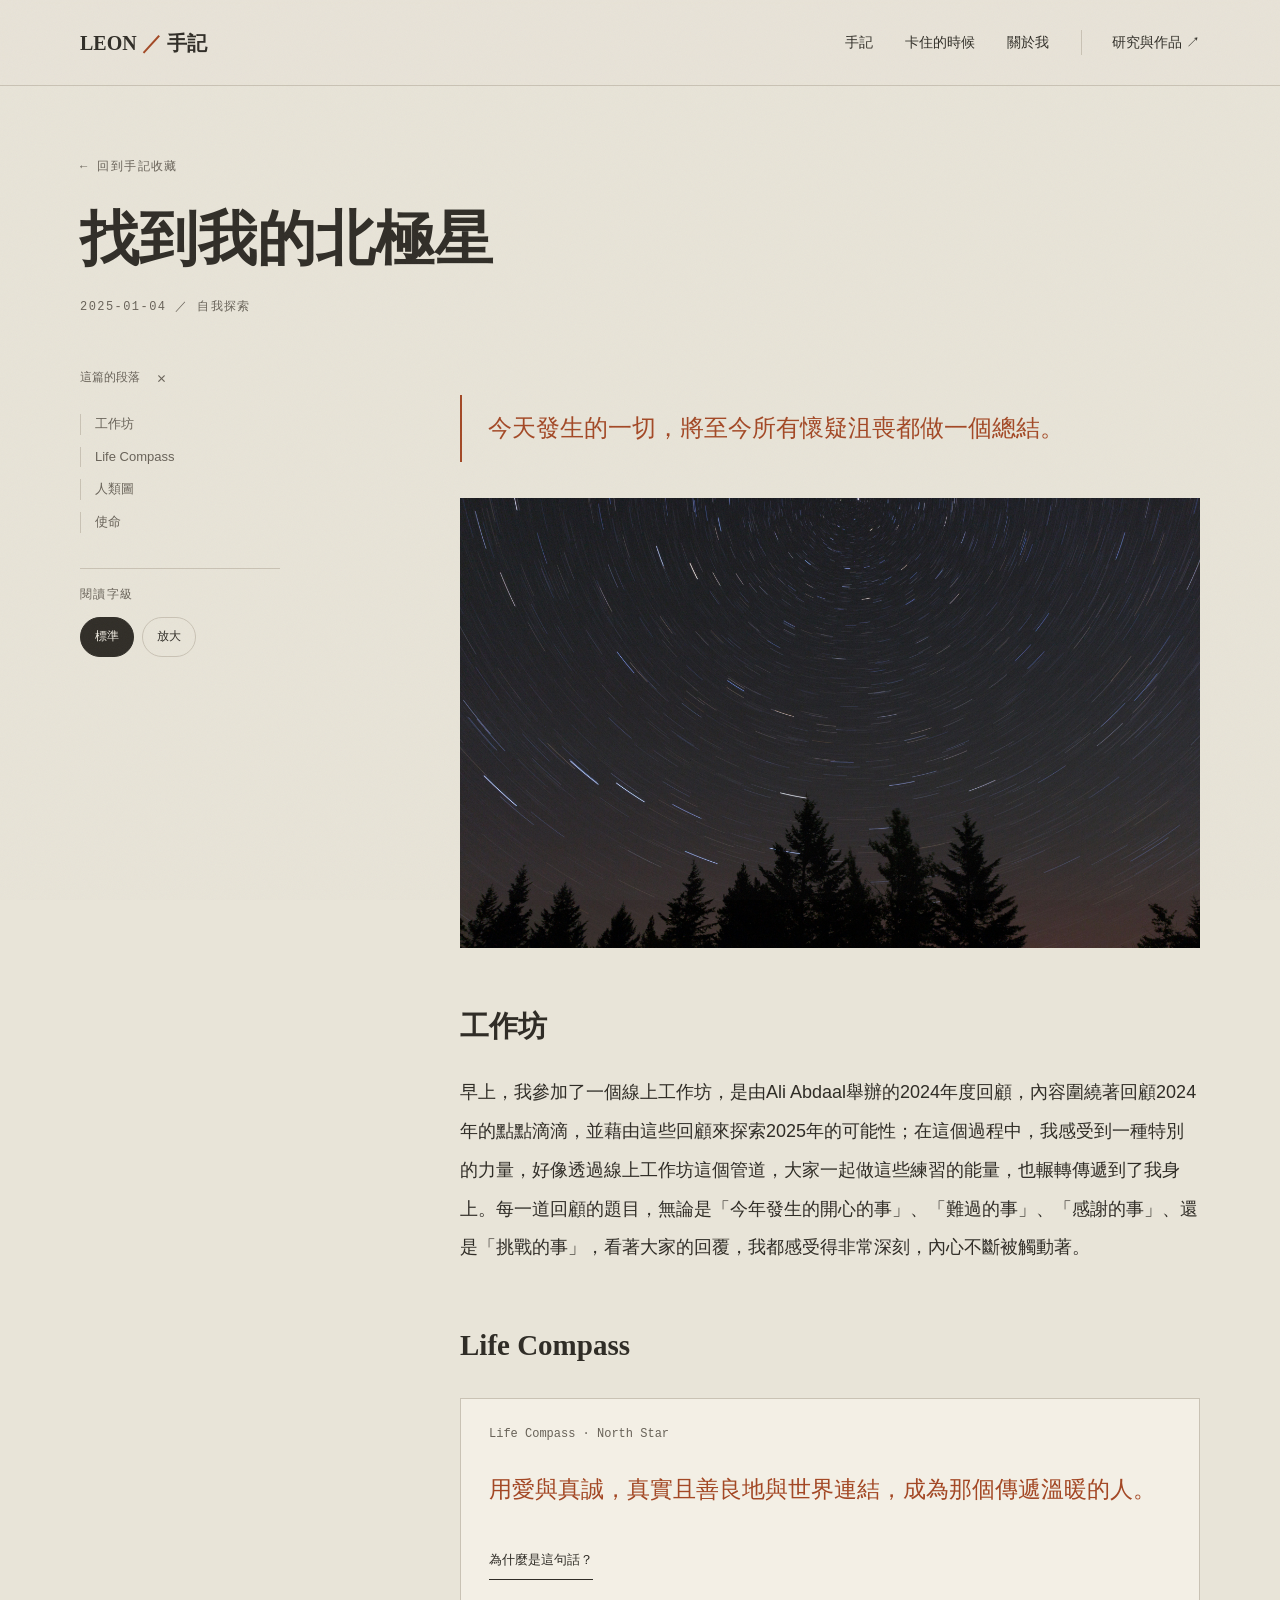
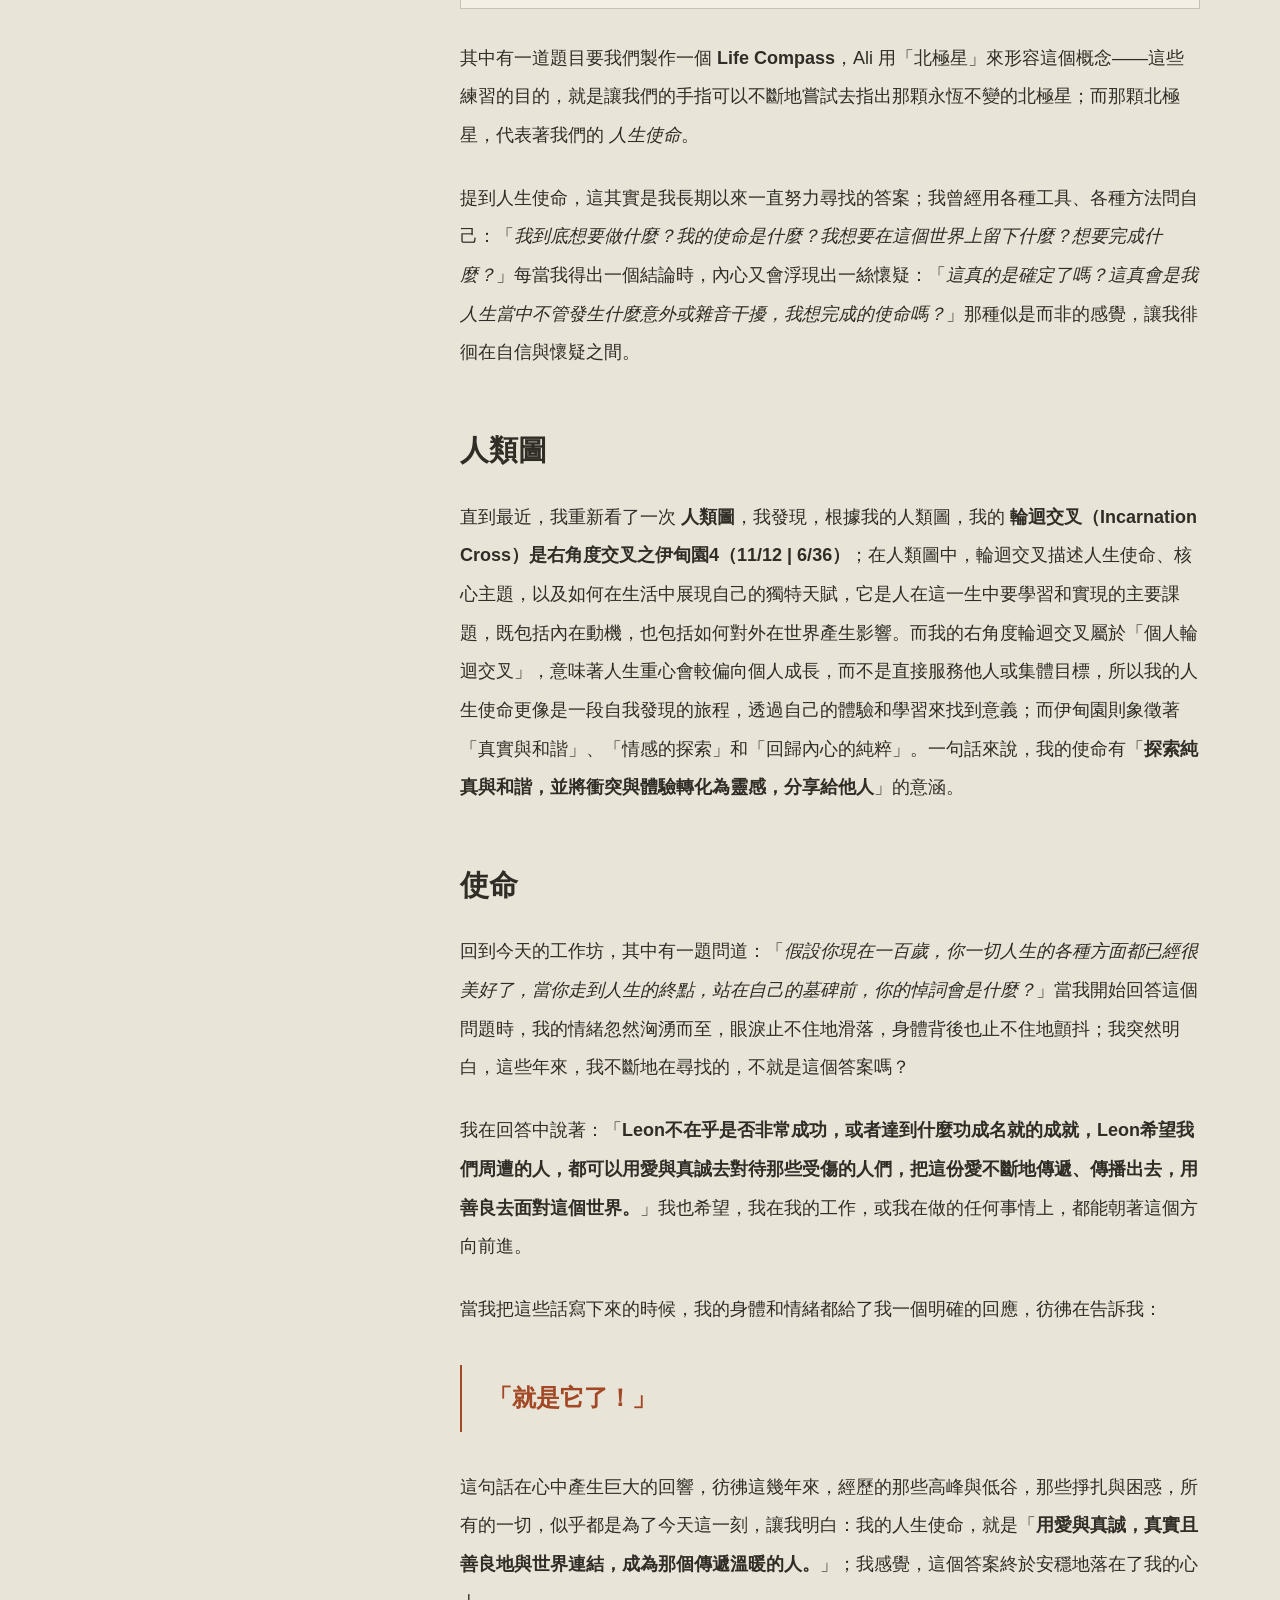
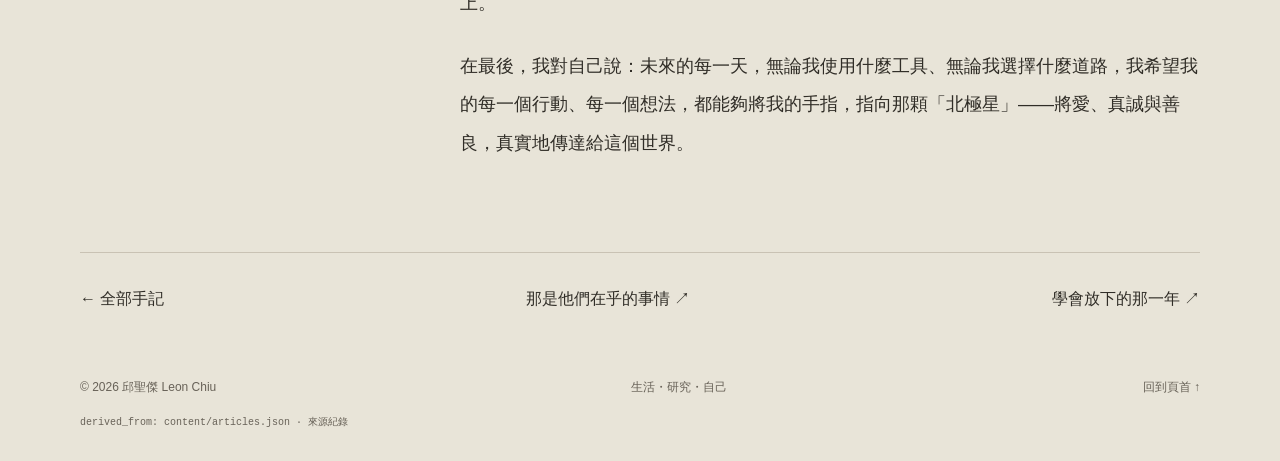
<file: finding-my-north-star.html>
<!DOCTYPE html>
<html lang="zh-Hant"><head><meta charset="utf-8"><meta name="viewport" content="width=device-width,initial-scale=1">
<title>找到我的北極星｜Leon 的生活手記</title><meta name="description" content="透過年度回顧工作坊與人類圖的探索，找到人生使命的那一刻。">
<meta name="theme-color" content="#e8e4d8"><link rel="icon" type="image/svg+xml" href="data:image/svg+xml,%3Csvg xmlns='http://www.w3.org/2000/svg' viewBox='0 0 32 32'%3E%3Crect width='32' height='32' rx='7' fill='%23e8e4d8'/%3E%3Cpath d='M16 3L19 13L29 16L19 19L16 29L13 19L3 16L13 13Z' fill='%23a34825'/%3E%3C/svg%3E">
<style>/**
 * html_motion_primitives.css — SSOT for shared motion / layout language
 *
 * Agent MUST copy this block INLINE into each self-contained HTML shell.
 * Do NOT <link> at runtime (no external CSS; shells stay offline-safe).
 *
 * Theme palettes live in each shell's :root (research = dark blue; career = Morandi).
 * Variable NAMES below are required by html-interactivity-spec.mdc.
 */

/* ── Required keyframes (spec) ── */
@keyframes fadeUp { from { opacity: 0; transform: translateY(14px); } to { opacity: 1; transform: translateY(0); } }
@keyframes pulse  { 0%, 100% { opacity: 1; } 50% { opacity: .55; } }
@keyframes barGrow { from { width: 0; } to { width: var(--w); } }
@keyframes flowLine { 0% { background-position: 0% 50%; } 100% { background-position: 200% 50%; } }

/* ── Extended motion (Morandi ↔ Research shared) ── */
@keyframes float { 0%, 100% { transform: translateY(0) rotate(0); } 50% { transform: translateY(-12px) rotate(2deg); } }
@keyframes floatSlow { 0%, 100% { transform: translate(0, 0); } 50% { transform: translate(8px, -10px); } }
@keyframes blink { 0%, 100% { opacity: 1; } 50% { opacity: 0; } }
@keyframes drawRing { from { stroke-dashoffset: var(--circ); } to { stroke-dashoffset: var(--offset); } }
@keyframes needleIn { from { transform: rotate(-120deg); } to { transform: rotate(var(--needle)); } }
@keyframes softGlow { 0%, 100% { opacity: .35; } 50% { opacity: .65; } }
@keyframes slideIn { from { opacity: 0; transform: translateX(16px); } to { opacity: 1; transform: translateX(0); } }
@keyframes scaleIn { from { opacity: 0; transform: scale(.94); } to { opacity: 1; transform: scale(1); } }

@media (prefers-reduced-motion: reduce) {
  *, *::before, *::after {
    animation-duration: .01ms !important;
    transition-duration: .01ms !important;
  }
}

/* ── Grain overlay ── */
body.with-grain::before {
  content: "";
  position: fixed;
  inset: 0;
  pointer-events: none;
  z-index: 9999;
  opacity: .04;
  background-image: url("data:image/svg+xml,%3Csvg viewBox='0 0 256 256' xmlns='http://www.w3.org/2000/svg'%3E%3Cfilter id='n'%3E%3CfeTurbulence type='fractalNoise' baseFrequency='0.85' numOctaves='4' stitchTiles='stitch'/%3E%3C/filter%3E%3Crect width='100%25' height='100%25' filter='url(%23n)'/%3E%3C/svg%3E");
  background-size: 180px;
}

/* ── Reveal on scroll ── */
.reveal {
  opacity: 0;
  transform: translateY(18px);
  transition: opacity .7s ease, transform .7s ease;
}
.reveal.in { opacity: 1; transform: none; }

/* ── Sticky top nav (blur pills) ── */
.top-nav {
  position: sticky;
  top: 0;
  z-index: 100;
  background: color-mix(in srgb, var(--bg) 82%, transparent);
  backdrop-filter: blur(16px);
  -webkit-backdrop-filter: blur(16px);
  border-bottom: 1px solid var(--border);
  padding: .5rem 1rem;
  display: flex;
  align-items: center;
  gap: .35rem;
  overflow-x: auto;
  scrollbar-width: none;
}
.top-nav::-webkit-scrollbar { display: none; }
.nav-pill {
  flex-shrink: 0;
  padding: .32rem .7rem;
  border-radius: 999px;
  font-size: .78rem;
  font-weight: 500;
  border: 1px solid transparent;
  background: transparent;
  color: var(--muted);
  cursor: pointer;
  transition: all .35s cubic-bezier(.4, 0, .2, 1);
  white-space: nowrap;
  text-decoration: none;
}
.nav-pill:hover,
.nav-pill:focus-visible {
  color: var(--accent);
  background: color-mix(in srgb, var(--accent) 14%, transparent);
}
.nav-pill.active {
  background: var(--accent);
  color: #fff;
  border-color: var(--accent);
}
.dark-toggle {
  margin-left: auto;
  flex-shrink: 0;
  width: 34px;
  height: 34px;
  border-radius: 50%;
  border: 1px solid var(--border);
  background: var(--surface);
  cursor: pointer;
  display: flex;
  align-items: center;
  justify-content: center;
  font-size: 1rem;
  transition: all .35s cubic-bezier(.4, 0, .2, 1);
  color: var(--text);
}
.dark-toggle:hover {
  border-color: var(--accent);
  background: color-mix(in srgb, var(--accent) 14%, transparent);
}

/* ── Hero blobs / geometry ── */
.hero-bg { position: absolute; inset: 0; overflow: hidden; pointer-events: none; }
.blob {
  position: absolute;
  border-radius: 50%;
  filter: blur(40px);
  opacity: .4;
  animation: floatSlow 14s ease-in-out infinite;
}
.blob-1 { width: 380px; height: 380px; background: var(--accent); top: -10%; left: -8%; }
.blob-2 { width: 280px; height: 280px; background: var(--muted); bottom: 0; right: -6%; opacity: .2; animation-delay: -4s; }
.blob-3 { width: 180px; height: 180px; background: var(--accent); top: 42%; left: 58%; opacity: .22; animation-delay: -7s; }
.geo {
  position: absolute;
  border: 1px solid color-mix(in srgb, var(--accent) 35%, transparent);
  animation: float 10s ease-in-out infinite;
}
.geo-r { width: 72px; height: 72px; border-radius: 50%; top: 16%; right: 12%; }
.geo-s { width: 48px; height: 48px; top: 58%; left: 10%; transform: rotate(45deg); animation-delay: -3s; }
.geo-l {
  width: 110px; height: 2px; top: 26%; left: 16%; border: none;
  background: linear-gradient(90deg, transparent, var(--accent), transparent);
  opacity: .5;
}

/* ── Cards / quote / callout / section chip ── */
.card-lift {
  transition: transform .35s cubic-bezier(.4, 0, .2, 1), box-shadow .35s, border-color .35s;
}
.card-lift:hover {
  transform: translateY(-2px);
  border-color: color-mix(in srgb, var(--accent) 40%, var(--border));
}
.section-title .num,
.chip-num {
  font-size: .72rem;
  font-weight: 600;
  letter-spacing: .12em;
  color: var(--accent);
  background: color-mix(in srgb, var(--accent) 14%, transparent);
  padding: .2rem .5rem;
  border-radius: 6px;
}
.quote-block {
  font-size: 1.05rem;
  font-weight: 500;
  line-height: 1.65;
  padding: 1.25rem 1.5rem;
  border: 1px solid var(--border);
  border-radius: 14px;
  background: linear-gradient(135deg, var(--surface), color-mix(in srgb, var(--accent) 10%, transparent));
  position: relative;
  overflow: hidden;
}
.quote-block::before {
  content: "“";
  position: absolute;
  top: -.2rem;
  left: .6rem;
  font-size: 4rem;
  color: var(--accent);
  opacity: .35;
  font-family: Georgia, serif;
  line-height: 1;
}
.callout-accent {
  border-left: 3px solid var(--accent);
  background: color-mix(in srgb, var(--accent) 12%, transparent);
  padding: 1rem 1.15rem;
  border-radius: 0 14px 14px 0;
  margin: 1rem 0;
  font-size: .9rem;
}

/* ── Progress ring + eval bars ── */
.progress-ring { width: 56px; height: 56px; }
.progress-ring-bg { fill: none; stroke: var(--border); stroke-width: 5; }
.progress-ring-fill {
  fill: none;
  stroke: var(--accent);
  stroke-width: 5;
  stroke-linecap: round;
  transition: stroke-dashoffset .45s;
}
.bar { height: 6px; background: color-mix(in srgb, var(--bg) 80%, var(--border)); border-radius: 4px; overflow: hidden; }
.bar-fill {
  height: 100%;
  border-radius: 4px;
  background: linear-gradient(90deg, var(--accent), color-mix(in srgb, var(--accent) 60%, #fff));
  width: 0;
  animation: barGrow 1.2s .3s forwards;
}

/* ── Shared init snippet (paste into <script>) ──
document.querySelectorAll('.reveal').forEach(el => {
  new IntersectionObserver(entries => {
    entries.forEach(e => { if (e.isIntersecting) e.target.classList.add('in'); });
  }, { threshold: .12 }).observe(el);
});
*/

:root{--bg:#e8e4d8;--surface:#f3efe5;--border:#c9c2b4;--text:#302d27;--muted:#686258;--accent:#a34825;--good:#49684e;--warn:#815d21;--bad:#973c31;--serif:"Songti TC","Noto Serif TC","PMingLiU",Georgia,serif;--sans:-apple-system,BlinkMacSystemFont,"SF Pro Text","PingFang TC",sans-serif;--mono:"SFMono-Regular",Consolas,monospace}
*{box-sizing:border-box}html{scroll-behavior:smooth;scroll-padding-top:100px}body{margin:0;background:var(--bg);color:var(--text);font:16px/1.8 var(--sans)}button,input,select{font:inherit}button,a{ -webkit-tap-highlight-color:transparent}a{color:inherit;text-decoration:none}button{cursor:pointer;color:inherit}button:disabled{cursor:default}button:focus-visible,a:focus-visible,summary:focus-visible,select:focus-visible{outline:3px solid var(--accent);outline-offset:5px}img{max-width:100%;display:block}h1,h2,h3,p,figure{margin:0}h1,h2,h3{font-family:var(--serif);font-weight:700;line-height:1.35}p+p{margin-top:1em}button{border:0;background:none}[hidden]{display:none!important}.wrap{width:min(1120px,calc(100% - 96px));margin:auto}.mono,.eyebrow{font-family:var(--mono);font-size:12px;letter-spacing:.12em}.eyebrow{color:var(--muted)}.accent{color:var(--accent)}.skip{position:fixed;top:-70px;left:12px;z-index:1000;background:var(--text);color:var(--bg);padding:12px}.skip:focus{top:8px}.site-nav{position:sticky;top:0;z-index:40;background:#e8e4d8ed;backdrop-filter:blur(14px);border-bottom:1px solid var(--border)}.nav-inner{display:flex;align-items:center;justify-content:space-between;min-height:85px;gap:20px}.brand{font-family:Georgia,var(--serif);font-weight:700;font-size:20px;white-space:nowrap}.brand em{font-style:normal;color:var(--accent)}.nav-links{display:flex;align-items:center;gap:32px;font-size:14px}.nav-links a:hover{color:var(--accent)}.nav-links .external{border-left:1px solid var(--border);padding-left:30px}.hero{display:grid;grid-template-columns:1.15fr 1fr;gap:40px;align-items:center;min-height:590px;padding:65px 0 55px}.hero h1{font-size:clamp(50px,5.7vw,78px);letter-spacing:-.035em;line-height:1.32;margin:25px 0}.hero .intro{color:var(--muted);max-width:420px;line-height:2}.hero-actions{display:flex;align-items:center;gap:28px;margin-top:35px}.button{display:inline-flex;align-items:center;justify-content:center;gap:30px;min-height:48px;padding:10px 25px;border-radius:30px;background:var(--text);color:var(--surface);font-size:14px;transition:background .2s,transform .2s}.button:hover{background:var(--accent);transform:translateY(-2px)}.text-link{border-bottom:1px solid var(--text);padding-bottom:3px;font-size:14px}.compass-art{position:relative;display:grid;place-items:center;aspect-ratio:1}.compass-art svg{width:100%;height:auto;overflow:visible}.compass-art .rings{stroke:var(--muted);stroke-width:.75;opacity:.38;fill:none}.compass-art .star{fill:var(--accent);transform-origin:240px 240px;transition:transform 1s ease}.compass-art:hover .star{transform:rotate(12deg)}.compass-center{position:absolute;inset:24%;border-radius:50%;background:none;font:12px var(--mono);color:transparent}.compass-center:focus-visible{outline-offset:20px}.compass-caption{position:absolute;bottom:6px;text-align:center;font-size:12px;color:var(--muted)}.compass-caption strong{display:block;color:var(--accent);font-family:var(--serif);font-size:19px;margin-bottom:8px}.compass-art.is-open .star{transform:rotate(45deg)}.compass-art.is-open .compass-caption{max-width:350px}.section-rule{display:flex;justify-content:space-between;align-items:center;border-top:1px solid var(--text);padding:17px 0;font:12px var(--mono);letter-spacing:.1em}.section{padding:62px 0}.section-heading{display:flex;justify-content:space-between;align-items:end;gap:20px;margin-bottom:32px}.section-heading h2{font-size:38px}.section-heading p{color:var(--muted);font-size:14px}.feature{display:grid;grid-template-columns:1.2fr 1fr;gap:54px;align-items:center;margin:22px 0 20px}.feature-image{overflow:hidden;position:relative}.feature-image img{width:100%;aspect-ratio:1.5;object-fit:cover;filter:saturate(.65);transition:transform .7s}.feature-image:hover img{transform:scale(1.025)}.photo-label{position:absolute;bottom:16px;left:16px;background:var(--bg);padding:5px 12px;font:11px var(--mono)}.feature h2{font-size:45px;margin:16px 0 22px}.feature p{color:var(--muted);font-size:16px;line-height:2}.feature .text-link{display:inline-block;margin-top:26px}.tag{color:var(--accent);font-size:12px}.archive{background:var(--surface);border-top:1px solid var(--border);border-bottom:1px solid var(--border)}.filter-bar{display:flex;justify-content:space-between;align-items:center;flex-wrap:wrap;gap:16px;padding:0 0 24px;border-bottom:1px solid var(--border)}.pills{display:flex;flex-wrap:wrap;gap:8px}.pill{border:1px solid var(--border);border-radius:24px;padding:7px 17px;font-size:13px;min-height:40px;transition:background .2s}.pill.active{background:var(--text);color:var(--surface);border-color:var(--text)}.pill:hover{border-color:var(--accent)}.year-filter{font-size:13px}.year-filter select{background:transparent;border:0;border-bottom:1px solid var(--border);margin-left:8px;padding:8px}.result-count{font:11px var(--mono);color:var(--muted);padding:18px 0}.note-row{display:grid;grid-template-columns:94px 1fr 175px;gap:26px;align-items:start;border-top:1px solid var(--border);padding:30px 0;transition:transform .25s,border-color .25s}.note-row:hover{transform:translateY(-2px);border-color:var(--accent)}.note-year{font:28px Georgia,serif;color:var(--accent)}.note-copy h3{font-size:28px;margin:7px 0}.note-copy h3 a:hover{color:var(--accent)}.note-row img{width:175px;height:125px;object-fit:cover;filter:saturate(.65)}.note-copy time{font:11px var(--mono);color:var(--muted)}details{font-size:14px}summary{cursor:pointer;list-style:none;display:flex;align-items:center;gap:12px;min-height:40px;color:var(--muted)}summary::-webkit-details-marker{display:none}summary::after{content:'＋';font-size:17px;transition:transform .2s}details[open]>summary::after{transform:rotate(45deg)}details p{color:var(--muted);padding:8px 0 12px;line-height:1.9}details .text-link{font-size:13px}.practice{display:grid;grid-template-columns:1fr 1fr;gap:80px;align-items:center;padding:80px 0}.practice h2{font-size:40px;margin:16px 0 22px}.practice p{color:var(--muted)}.countdown{border:1px solid var(--border);padding:35px;text-align:center;position:relative}.countdown .digit{font:110px/1.2 Georgia,serif;color:var(--accent)}.countdown .tick-line{display:flex;justify-content:center;gap:22px;margin:15px 0 24px}.tick-line i{height:1px;width:25px;background:var(--border)}.tick-line i.lit{background:var(--accent)}.countdown output{display:block;min-height:30px;font-size:14px;margin-bottom:18px}.countdown .reset-count{display:block;margin:15px auto 0;font-size:12px;text-decoration:underline;min-height:30px}.about{background:var(--text);color:var(--bg);padding:75px 0}.about-inner{display:grid;grid-template-columns:230px 1fr;gap:80px;align-items:center}.about img{width:230px;height:290px;object-fit:cover;filter:saturate(.65)}.about h2{font-size:36px;margin:12px 0 24px}.about p{color:#d0c9bd;line-height:2}.about .eyebrow{color:#c2b8a6}.about-links{display:flex;gap:24px;margin-top:26px;flex-wrap:wrap}.about-links a{border-bottom:1px solid #8c8170;font-size:13px}.about details{margin-top:20px;border-top:1px solid #635c50;padding-top:10px}.about summary{color:var(--bg)}.about details p{font-size:14px}.site-footer{padding:32px 0}.footer-inner{display:flex;justify-content:space-between;gap:25px;flex-wrap:wrap;font-size:12px;color:var(--muted)}.provenance{font:10px var(--mono);overflow-wrap:anywhere;margin-top:16px;color:var(--muted)}.reading-progress{position:fixed;top:0;left:0;height:3px;background:var(--accent);width:0;z-index:100}.article-header{padding:65px 0 40px;max-width:850px}.article-header h1{font-size:clamp(38px,4.6vw,62px);margin:20px 0 18px}.article-header .original-title{font:17px Georgia,serif;font-style:italic;color:var(--muted);margin-bottom:18px}.article-grid{display:grid;grid-template-columns:200px minmax(0,740px);gap:55px;justify-content:space-between;align-items:start;padding-bottom:65px}.article-sidebar{position:sticky;top:110px}.article-sidebar summary{font-size:12px;font-family:var(--mono)}.article-toc{display:grid;gap:12px;padding:15px 0;font-size:13px}.article-toc a{border-left:1px solid var(--border);padding-left:14px;color:var(--muted);line-height:1.6}.article-toc a:hover,.article-toc a.active{color:var(--accent);border-left:2px solid var(--accent)}.reading-tools{border-top:1px solid var(--border);margin-top:20px;padding-top:16px}.reading-tools .pills{margin-top:10px}.reading-tools .pill{font-size:12px;padding:5px 14px}.article-body{font-family:var(--sans);font-size:18px;line-height:2.15;overflow-wrap:anywhere}.article-body.large{font-size:21px}.article-body h2{font-size:29px;margin:55px 0 24px;scroll-margin-top:110px;line-height:1.6}.article-body p{margin:24px 0}.article-body figure{margin:30px 0}.article-body img{width:100%;max-height:610px;object-fit:contain;background:#ded8cc}.article-body .article-cover img{max-height:450px;object-fit:cover}.article-body figcaption{font-size:12px;line-height:1.9;color:var(--muted);margin-top:12px}.article-body blockquote{margin:36px 0;border-left:2px solid var(--accent);padding:12px 26px;font-family:var(--serif);font-size:24px;color:var(--accent);line-height:1.8}.compass-widget{padding:28px;border:1px solid var(--border);background:var(--surface);margin:30px 0}.compass-widget__label{font:12px var(--mono);color:var(--muted)}.compass-widget__quote{font-family:var(--serif);color:var(--accent);font-size:23px}.compass-widget__toggle{border-bottom:1px solid var(--text);padding:5px 0;font-size:13px}.compass-widget__note{font-size:15px}.article-bottom{border-top:1px solid var(--border);padding:32px 0;display:flex;justify-content:space-between;gap:25px;flex-wrap:wrap}.fade-in{animation:fadeUp .7s both}.empty{padding:25px 0;color:var(--muted)}
@media(max-width:900px){.wrap{width:calc(100% - 56px)}.hero{gap:10px;min-height:500px}.hero h1{font-size:clamp(38px,5vw,54px)}.compass-caption{bottom:-18px}.feature{gap:30px}.feature h2{font-size:36px}.practice{gap:35px}.article-grid{grid-template-columns:160px minmax(0,1fr);gap:30px}.about-inner{gap:45px}.nav-links{gap:20px}}
@media(max-width:620px){html{scroll-padding-top:100px}.wrap{width:calc(100% - 40px)}.nav-inner{min-height:76px;gap:8px}.brand{font-size:17px}.nav-links{gap:16px;font-size:12px}.nav-links .external{display:none}.hero{grid-template-columns:1fr;padding:40px 0 30px;gap:25px}.hero h1{font-size:clamp(32px,10.4vw,51px)}.hero .intro{font-size:15px}.hero-actions{margin-top:26px}.compass-art{width:80%;max-width:340px;justify-self:center}.compass-caption{bottom:0}.compass-caption strong{font-size:17px}.hero .eyebrow{font-size:10px}.section{padding:38px 0}.section-heading{display:block}.section-heading h2{font-size:31px}.section-heading p{margin-top:10px}.section-rule{font-size:10px}.feature{grid-template-columns:1fr;gap:26px}.feature h2{font-size:35px;margin-top:12px}.feature .text-link{margin-top:18px}.note-row{grid-template-columns:1fr 85px;gap:14px;position:relative;padding-top:44px}.note-year{position:absolute;top:17px;left:0;font-size:17px}.note-row img{width:85px;height:90px}.note-copy h3{font-size:23px}.note-copy .tag{font-size:10px}.pill{padding:6px 13px}.practice{grid-template-columns:1fr;gap:30px;padding:45px 0}.practice h2{font-size:33px}.countdown{padding:24px}.about{padding:45px 0}.about-inner{grid-template-columns:1fr;gap:28px}.about img{width:140px;height:175px}.about h2{font-size:32px}.article-header{padding-top:36px}.article-header h1{font-size:38px}.article-grid{display:flex;flex-direction:column;gap:24px}.article-sidebar{position:static;width:100%;border-top:1px solid var(--border);border-bottom:1px solid var(--border);padding:12px 0}.article-toc{grid-template-columns:1fr 1fr}.reading-tools{display:flex;align-items:center;gap:15px;margin-top:8px;padding-top:10px}.reading-tools .pills{margin:0}.article-body{font-size:17px;line-height:2}.article-body blockquote{font-size:21px;padding:10px 18px}.article-body h2{font-size:25px;margin-top:40px}.article-body.large{font-size:20px}}
@media(prefers-reduced-motion:reduce){html{scroll-behavior:auto}*,*::before,*::after{animation:none!important;transition:none!important}.reveal{opacity:1;transform:none}}
@media print{.site-nav,.article-sidebar,.reading-progress,.article-bottom,.hero-actions,.countdown{display:none}body{background:white}.wrap{width:100%}.article-grid{display:block}.article-body{font-size:12pt}.article-body img{max-height:350px}.article-body h2{break-after:avoid}}

/* Quotes sit below the compass in normal flow, including longer translations. */
.hero{grid-template-columns:1.13fr 1fr;gap:40px;min-height:640px}.hero .intro{max-width:450px}.compass-art{display:flex;flex-direction:column;aspect-ratio:auto;align-self:center;width:100%}.compass-art svg{max-width:370px;margin:auto}.compass-art .star{transform-origin:240px 230px}.compass-center{inset:10% 24% 46%;color:transparent}.compass-caption{position:static;min-height:165px;max-width:420px;width:100%;text-align:center;align-self:center}.quote-card{margin:0;padding:0 10px}.quote-card blockquote{font:21px/1.8 var(--serif);color:var(--accent);margin:0 0 12px;text-wrap:pretty}.quote-card figcaption{font-size:12px;line-height:1.8;color:var(--muted)}.quote-card cite{display:block;font-size:11px;font-style:normal}.quote-card cite a{text-decoration:underline;text-underline-offset:3px}.quote-controls{display:flex;justify-content:center;align-items:center;gap:16px;margin-top:10px}.quote-controls button{min-height:40px;font-size:12px;padding:5px 10px;color:var(--muted)}.quote-controls button:hover{color:var(--accent)}.quote-controls .mono{font-size:10px}.feature h2{font-size:39px}.note-row{padding-top:32px;padding-bottom:32px}.note-copy h3{margin:12px 0}.productivity{padding-top:75px;padding-bottom:65px}.productivity .section-heading h2{font-size:39px;margin-top:8px}.tool-tabs{display:grid;grid-template-columns:repeat(4,minmax(0,1fr));border-bottom:1px solid var(--border);gap:0}.tool-tabs button{text-align:left;padding:20px 12px;border-bottom:3px solid transparent;font-size:16px;transition:color .2s,border-color .2s}.tool-tabs button span{font:11px var(--mono);margin-right:12px;color:var(--muted)}.tool-tabs button[aria-selected="true"]{border-bottom-color:var(--accent);color:var(--accent);background:#a3482509}.tool-tabs button:hover{color:var(--accent)}.tool-panel{display:grid;grid-template-columns:.8fr 1.2fr;gap:65px;padding:40px 0 20px;min-height:475px}.tool-symbol{font:58px/1 Georgia,serif;color:var(--accent);display:block;margin:0 0 14px}.tool-explain h3{font-size:30px;line-height:1.6;margin-bottom:20px}.tool-explain p{font-size:15px;color:var(--muted);line-height:2}.tool-explain details{margin-top:16px}.tool-workspace{padding:30px;border:1px solid var(--border);background:#f3efe580;min-width:0}.tool-workspace label{display:block;font-size:13px;margin:0 0 8px}.tool-workspace input,.tool-workspace textarea,.tool-workspace select{display:block;width:100%;max-width:100%;background:var(--surface);color:var(--text);border:1px solid var(--border);border-radius:3px;padding:11px 12px;font:15px/1.6 var(--sans)}.tool-workspace input{margin-bottom:20px}.tool-workspace textarea{resize:vertical;margin-bottom:18px;min-height:125px}.tool-workspace input:focus,.tool-workspace textarea:focus{outline:2px solid var(--accent);outline-offset:2px}.tool-workspace input::placeholder,.tool-workspace textarea::placeholder{color:#746e63}.step-examples{display:flex;flex-wrap:wrap;align-items:center;gap:6px;margin:0 0 22px;font-size:12px;color:var(--muted)}.step-examples button{padding:5px 10px;border:1px solid var(--border);border-radius:16px;min-height:34px;font-size:12px}.step-examples button:hover{border-color:var(--accent);color:var(--accent)}.tool-resource{display:block;border-top:1px solid var(--border);margin-top:26px;padding:16px 0 0;line-height:1.8}.tool-resource strong{font-size:13px;font-weight:500;color:var(--text);display:block}.tool-resource span{font-size:12px;color:var(--muted)}.tool-resource:hover strong{color:var(--accent)}.tool-status{font-size:13px;color:var(--muted);line-height:1.8;min-height:24px;margin-top:18px}.focus-layout{display:grid;grid-template-columns:145px 1fr;gap:25px;align-items:center;margin-top:28px}.focus-ring{--progress:0%;position:relative;width:145px;height:145px;display:flex;flex-direction:column;align-items:center;justify-content:center;background:conic-gradient(var(--accent) var(--progress),var(--border) 0);border-radius:50%}.focus-ring::before{content:'';position:absolute;inset:2px;border-radius:50%;background:var(--surface)}.focus-ring span,.focus-ring small{position:relative}.focus-ring span{font:35px var(--mono);letter-spacing:-.08em}.focus-ring small{font-size:10px;color:var(--muted);margin-top:8px}.focus-controls{display:flex;gap:10px;align-items:center;flex-wrap:wrap;margin-top:18px}.focus-controls .button{padding:8px 25px;min-height:42px}.text-button{font-size:12px;min-height:38px;text-decoration:underline;text-underline-offset:4px}.tool-workspace select{font-size:13px;padding:8px}.timer-return{display:block;padding:8px 14px;border-left:3px solid var(--accent);font:12px/1.7 var(--mono);margin-top:18px;text-align:left}.parking-list{margin:0;padding:0;list-style:none}.parking-list li{display:flex;gap:16px;justify-content:space-between;border-top:1px solid var(--border);padding:12px 0;align-items:baseline}.parking-list span{font-size:14px;overflow-wrap:anywhere;min-width:0}.parking-list button{white-space:nowrap;color:var(--accent);font-size:12px;min-height:36px}.buddy-message{font:19px/2 var(--serif);margin:18px 0 24px;color:var(--text);user-select:text}.tool-footnote{font-size:11px;color:var(--muted);text-align:right;margin-top:14px}.tool-workspace details{margin-top:18px;border-top:1px solid var(--border);padding-top:8px}
@media(max-width:1000px){.hero{gap:24px}.tool-panel{gap:35px;grid-template-columns:.85fr 1.15fr}.tool-workspace{padding:24px}.focus-layout{grid-template-columns:1fr;gap:22px}.focus-ring{width:125px;height:125px}.tool-tabs button{padding:16px 8px;font-size:14px}.tool-tabs button span{margin-right:8px}.compass-caption{min-height:190px}.feature h2{font-size:34px}}
@media(max-width:750px){.hero{min-height:580px}.compass-art svg{max-width:300px}.quote-card blockquote{font-size:19px}.tool-panel{grid-template-columns:1fr;gap:25px;padding-top:28px}.tool-explain h3 br{display:none}.tool-explain h3{font-size:29px;margin-bottom:12px}.tool-symbol{display:none}.tool-explain p{max-width:600px}.tool-workspace{padding:25px}.focus-layout{grid-template-columns:145px 1fr}.tool-footnote{text-align:left}.productivity{padding-top:50px;padding-bottom:45px}}
@media(max-width:620px){.hero{grid-template-columns:1fr;padding-bottom:24px;gap:22px}.compass-art{width:100%;max-width:360px}.compass-art svg{max-width:290px}.compass-caption{min-height:170px}.compass-center{inset:8% 24% 43%}.quote-card blockquote{font-size:20px}.productivity .section-heading h2{font-size:31px}.tool-tabs{grid-template-columns:1fr 1fr;gap:3px}.tool-tabs button{padding:13px 8px}.tool-panel{min-height:0}.tool-workspace{padding:21px}.tool-explain h3{font-size:26px}.feature h2{font-size:32px}.note-row{padding-top:45px}.focus-layout{grid-template-columns:1fr;gap:22px}.focus-ring{width:145px;height:145px;margin:auto}.tool-workspace .button{max-width:100%;font-size:13px;padding:10px 20px}.buddy-message{font-size:18px}}
@media(prefers-reduced-motion:reduce){.compass-art .star{transition:none!important}}

.tool-status,.timer-announcement{overflow-wrap:anywhere}.timer-announcement{font-size:14px;color:var(--accent);margin:12px 0 0}.timer-announcement:empty{margin:0}.tool-workspace{overflow-wrap:anywhere}
</style></head><body class="with-grain">
<a href="#main" class="skip">跳到主要內容</a><div class="reading-progress" aria-hidden="true"></div>
<header class="site-nav"><nav class="wrap nav-inner" aria-label="主要導覽"><a class="brand" href="index.html">LEON <em>／</em> 手記</a><div class="nav-links"><a href="index.html#notes">手記</a><a href="index.html#practice">卡住的時候</a><a href="index.html#about">關於我</a><a class="external" href="https://neoleon.dev/">研究與作品 ↗</a></div></nav></header>
<main id="main" class="wrap"><header class="article-header fade-in"><a class="eyebrow" href="index.html#notes">← 回到手記收藏</a><h1>找到我的北極星</h1><p class="eyebrow"><time datetime="2025-01-04">2025-01-04</time> ／ 自我探索</p></header>
<div class="article-grid"><aside class="article-sidebar"><details open><summary>這篇的段落</summary><nav class="article-toc" aria-label="文章目錄"><a href="#sec-workshop">工作坊</a><a href="#sec-compass">Life Compass</a><a href="#sec-humandesign">人類圖</a><a href="#sec-mission">使命</a></nav></details><div class="reading-tools"><p class="eyebrow">閱讀字級</p><div class="pills" role="group" aria-label="閱讀字級"><button class="pill active" data-size="normal" aria-pressed="true">標準</button><button class="pill" data-size="large" aria-pressed="false">放大</button></div></div></aside><article class="article-body"><blockquote>今天發生的一切，將至今所有懷疑沮喪都做一個總結。</blockquote>

  <figure class="article-cover">
    <img src="assets/images/northstar.png" alt="Finding My North Star" loading="lazy">
  </figure>

  <h2 id="sec-workshop">工作坊</h2>
  <p>早上，我參加了一個線上工作坊，是由Ali Abdaal舉辦的2024年度回顧，內容圍繞著回顧2024年的點點滴滴，並藉由這些回顧來探索2025年的可能性；在這個過程中，我感受到一種特別的力量，好像透過線上工作坊這個管道，大家一起做這些練習的能量，也輾轉傳遞到了我身上。每一道回顧的題目，無論是「今年發生的開心的事」、「難過的事」、「感謝的事」、還是「挑戰的事」，看著大家的回覆，我都感受得非常深刻，內心不斷被觸動著。</p>

  <h2 id="sec-compass">Life Compass</h2>
  <div class="compass-widget" id="compassWidget">
    <div class="compass-widget__label">Life Compass · North Star</div>
    <p class="compass-widget__quote">用愛與真誠，真實且善良地與世界連結，成為那個傳遞溫暖的人。</p>
    <button type="button" class="compass-widget__toggle" id="compassToggle" data-disclosure aria-expanded="false" aria-controls="compass-note">為什麼是這句話？</button>
    <p class="compass-widget__note" id="compass-note" hidden>墓碑練習與身體反應同時確認：不是功成名就，而是把愛與善良傳遞出去——這句話從此成為可指向的北極星。</p>
  </div>
  <p>其中有一道題目要我們製作一個 <strong>Life Compass</strong>，Ali 用「北極星」來形容這個概念——這些練習的目的，就是讓我們的手指可以不斷地嘗試去指出那顆永恆不變的北極星；而那顆北極星，代表著我們的 <em>人生使命</em>。</p>

  <p>提到人生使命，這其實是我長期以來一直努力尋找的答案；我曾經用各種工具、各種方法問自己：「<em>我到底想要做什麼？我的使命是什麼？我想要在這個世界上留下什麼？想要完成什麼？</em>」每當我得出一個結論時，內心又會浮現出一絲懷疑：「<em>這真的是確定了嗎？這真會是我人生當中不管發生什麼意外或雜音干擾，我想完成的使命嗎？</em>」那種似是而非的感覺，讓我徘徊在自信與懷疑之間。</p>

  <h2 id="sec-humandesign">人類圖</h2>
  <p>直到最近，我重新看了一次 <strong>人類圖</strong>，我發現，根據我的人類圖，我的 <strong>輪迴交叉（Incarnation Cross）是右角度交叉之伊甸園4（11/12 | 6/36）</strong>；在人類圖中，輪迴交叉描述人生使命、核心主題，以及如何在生活中展現自己的獨特天賦，它是人在這一生中要學習和實現的主要課題，既包括內在動機，也包括如何對外在世界產生影響。而我的右角度輪迴交叉屬於「個人輪迴交叉」，意味著人生重心會較偏向個人成長，而不是直接服務他人或集體目標，所以我的人生使命更像是一段自我發現的旅程，透過自己的體驗和學習來找到意義；而伊甸園則象徵著「真實與和諧」、「情感的探索」和「回歸內心的純粹」。一句話來說，我的使命有「<strong>探索純真與和諧，並將衝突與體驗轉化為靈感，分享給他人</strong>」的意涵。</p>

  <h2 id="sec-mission">使命</h2>
  <p>回到今天的工作坊，其中有一題問道：「<em>假設你現在一百歲，你一切人生的各種方面都已經很美好了，當你走到人生的終點，站在自己的墓碑前，你的悼詞會是什麼？</em>」當我開始回答這個問題時，我的情緒忽然洶湧而至，眼淚止不住地滑落，身體背後也止不住地顫抖；我突然明白，這些年來，我不斷地在尋找的，不就是這個答案嗎？</p>

  <p>我在回答中說著：「<strong>Leon不在乎是否非常成功，或者達到什麼功成名就的成就，Leon希望我們周遭的人，都可以用愛與真誠去對待那些受傷的人們，把這份愛不斷地傳遞、傳播出去，用善良去面對這個世界。</strong>」我也希望，我在我的工作，或我在做的任何事情上，都能朝著這個方向前進。</p>

  <p>當我把這些話寫下來的時候，我的身體和情緒都給了我一個明確的回應，彷彿在告訴我：</p>

  <blockquote><strong>「就是它了！」</strong></blockquote>

  <p>這句話在心中產生巨大的回響，彷彿這幾年來，經歷的那些高峰與低谷，那些掙扎與困惑，所有的一切，似乎都是為了今天這一刻，讓我明白：我的人生使命，就是「<strong>用愛與真誠，真實且善良地與世界連結，成為那個傳遞溫暖的人。</strong>」；我感覺，這個答案終於安穩地落在了我的心上。</p>

  <p>在最後，我對自己說：未來的每一天，無論我使用什麼工具、無論我選擇什麼道路，我希望我的每一個行動、每一個想法，都能夠將我的手指，指向那顆「北極星」——將愛、真誠與善良，真實地傳達給這個世界。</p></article></div><nav class="article-bottom" aria-label="其他手記"><a href="index.html#notes">← 全部手記</a><a href="countdown-from-five.html">那是他們在乎的事情 ↗</a><a href="the-year-i-learned-to-let-go.html">學會放下的那一年 ↗</a></nav></main>
<footer class="site-footer"><div class="wrap"><div class="footer-inner"><span>© 2026 邱聖傑 Leon Chiu</span><span>生活・研究・自己</span><a href="#main">回到頁首 ↑</a></div><p class="provenance">derived_from: <a href="content/articles.json">content/articles.json</a> · <a href="content/provenance.json">來源紀錄</a></p></div></footer>
<script>'use strict';
function applyFilter() {
  const topic = document.querySelector('[data-filter].active')?.dataset.filter || 'all';
  const year = document.querySelector('#year-filter')?.value || 'all';
  let count = 0;
  document.querySelectorAll('[data-topics]').forEach(row => {
    row.hidden = !((topic === 'all' || row.dataset.topics.split('|').includes(topic)) && (year === 'all' || row.dataset.year === year));
    if (!row.hidden) count++;
  });
  const status = document.querySelector('#result-count');
  if (status) status.textContent = `顯示 ${count} 篇手記`;
  const empty = document.querySelector('#empty');
  if (empty) empty.hidden = count !== 0;
}
document.querySelectorAll('[data-filter]').forEach(button => button.addEventListener('click', () => {
  document.querySelectorAll('[data-filter]').forEach(item => {
    item.classList.toggle('active', item === button);
    item.setAttribute('aria-pressed', String(item === button));
  });
  applyFilter();
}));
document.querySelector('#year-filter')?.addEventListener('change', applyFilter);
function toggleCard(button) {
  const target = document.getElementById(button.getAttribute('aria-controls'));
  if (!target) return;
  const open = button.getAttribute('aria-expanded') !== 'true';
  button.setAttribute('aria-expanded', String(open));
  target.hidden = !open;
}
document.querySelectorAll('[data-disclosure]').forEach(button => button.addEventListener('click', () => toggleCard(button)));
function switchMetric(button) {
  document.querySelector('.article-body')?.classList.toggle('large', button.dataset.size === 'large');
  document.querySelectorAll('[data-size]').forEach(item => {
    item.classList.toggle('active', item === button);
    item.setAttribute('aria-pressed', String(item === button));
  });
}
document.querySelectorAll('[data-size]').forEach(button => button.addEventListener('click', () => switchMetric(button)));
const progress = document.querySelector('.reading-progress');
const article = document.querySelector('.article-body');
if (progress && article) {
  const update = () => {
    const start = article.offsetTop;
    const distance = article.offsetHeight - window.innerHeight;
    const fraction = distance <= 0 ? 1 : Math.max(0, Math.min(1, (window.scrollY - start) / distance));
    progress.style.width = `${fraction * 100}%`;
  };
  window.addEventListener('scroll', update, { passive: true });
  window.addEventListener('resize', update);
  window.addEventListener('load', update);
  update();
}

// Page-local tools: no network requests and no persistent storage.
(() => {
  const root = document.getElementById('practice');
  if (!root) return;
  const tabs = [...root.querySelectorAll('[data-tool]')];
  const returnButton = document.getElementById('timer-return');
  let selectedTool = 'small';
  let timerState = 'idle';
  let remaining = 120000;
  let total = remaining;
  let deadline = 0;
  let interval = null;
  const duration = document.getElementById('focus-duration');
  const task = document.getElementById('focus-task');
  const start = document.getElementById('focus-start');
  const status = document.getElementById('focus-status');
  const clock = document.getElementById('focus-clock');
  const ring = document.getElementById('focus-ring');
  function showTool(id, focus = false) {
    selectedTool = id;
    tabs.forEach(tab => {
      const selected = tab.dataset.tool === id;
      tab.setAttribute('aria-selected', String(selected));
      tab.tabIndex = selected ? 0 : -1;
      document.getElementById(tab.getAttribute('aria-controls')).hidden = !selected;
      if (selected && focus) tab.focus();
    });
    drawTimer();
  }
  tabs.forEach((tab, index) => {
    tab.addEventListener('click', () => showTool(tab.dataset.tool));
    tab.addEventListener('keydown', event => {
      let next = index;
      if (event.key === 'ArrowRight') next = (index + 1) % tabs.length;
      else if (event.key === 'ArrowLeft') next = (index - 1 + tabs.length) % tabs.length;
      else if (event.key === 'Home') next = 0;
      else if (event.key === 'End') next = tabs.length - 1;
      else return;
      event.preventDefault(); showTool(tabs[next].dataset.tool, true);
    });
  });
  function drawTimer() {
    const seconds = Math.ceil(remaining / 1000);
    const display = `${String(Math.floor(seconds / 60)).padStart(2, '0')}:${String(seconds % 60).padStart(2, '0')}`;
    clock.textContent = display;
    ring.style.setProperty('--progress', `${Math.max(0, Math.min(100, (total - remaining) / total * 100))}%`);
    const active = timerState !== 'idle';
    returnButton.hidden = selectedTool === 'focus' || !active;
    returnButton.textContent = `${timerState === 'done' ? '這一段已完成' : timerState === 'paused' ? '計時已暫停' : '正在專注'} · ${display} · 回到計時 ↗`;
  }
  function tick() {
    if (timerState !== 'running') return;
    remaining = Math.max(0, deadline - Date.now());
    if (remaining === 0) {
      clearInterval(interval); interval = null; timerState = 'done';
      start.textContent = '再做一輪'; duration.disabled = false; task.readOnly = false;
      status.textContent = '你可以停下來，也可以再選一小步。';
      document.getElementById('timer-announcement').textContent = '這一小段專注時間結束了。';
    }
    drawTimer();
  }
  function resetTimer() {
    clearInterval(interval); interval = null; timerState = 'idle';
    remaining = Number(duration.value) * 1000; total = remaining;
    document.getElementById('timer-announcement').textContent = '';
    duration.disabled = false; task.readOnly = false; start.textContent = '開始';
    status.textContent = '時間到了，可以停，也可以再做一小段。';
    drawTimer();
  }
  start.addEventListener('click', () => {
    if (timerState === 'running') {
      tick();
      if (timerState === 'done') return;
      clearInterval(interval); interval = null; timerState = 'paused';
      start.textContent = '繼續'; status.textContent = '已暫停，準備好再繼續。'; drawTimer(); return;
    }
    if (!task.value.trim()) { task.value = ''; task.reportValidity(); return; }
    if (timerState === 'idle' || timerState === 'done') {
      remaining = Number(duration.value) * 1000; total = remaining;
    }
    document.getElementById('timer-announcement').textContent = '';
    deadline = Date.now() + remaining; timerState = 'running';
    duration.disabled = true; task.readOnly = true; start.textContent = '暫停';
    status.textContent = `這段時間只做：${task.value.trim()}`;
    clearInterval(interval); interval = setInterval(tick, 250); tick();
  });
  duration.addEventListener('change', resetTimer);
  document.getElementById('focus-reset').addEventListener('click', resetTimer);
  document.addEventListener('visibilitychange', tick);
  window.addEventListener('pageshow', tick);
  returnButton.addEventListener('click', () => showTool('focus', true));
  const examples = {
    '寫作': ['寫完一份報告', '打開文件，先寫一個小標題'],
    '資料': ['整理資料', '打開資料表，先核對第一列'],
    '生活': ['整理房間', '把桌上的一件物品放回原位']
  };
  root.querySelectorAll('[data-example]').forEach(button => button.addEventListener('click', () => {
    const [big, small] = examples[button.dataset.example];
    document.getElementById('big-task').value = big;
    document.getElementById('small-step').value = small;
  }));
  function bringStep(text) {
    if (timerState === 'running' || timerState === 'paused') {
      showTool('focus', true);
      status.textContent = '還有一段計時沒結束。請先完成或重設，再換下一件事。';
      return;
    }
    resetTimer(); task.value = text; showTool('focus', true); task.focus();
  }
  document.getElementById('use-step').addEventListener('click', () => {
    const input = document.getElementById('small-step');
    if (!input.value.trim()) { input.value = ''; input.reportValidity(); return; }
    bringStep(input.value.trim());
  });
  document.getElementById('park-thoughts').addEventListener('click', () => {
    const input = document.getElementById('brain-dump');
    const lines = input.value.split(/\r?\n/).map(line => line.trim()).filter(Boolean);
    const message = document.getElementById('parking-status');
    if (!lines.length) { message.textContent = '先寫下一件正在佔著腦袋的事。'; input.focus(); return; }
    const list = document.getElementById('parking-list');
    list.replaceChildren();
    lines.forEach(line => {
      const row = document.createElement('li');
      const text = document.createElement('span'); text.textContent = line;
      const button = document.createElement('button'); button.type = 'button'; button.textContent = '先做這件 ↗';
      button.setAttribute('aria-label', `先做這件：${line}`);
      button.addEventListener('click', () => {
        document.getElementById('big-task').value = line.slice(0, 180);
        document.getElementById('small-step').value = '';
        showTool('small', true); document.getElementById('small-step').focus();
      });
      row.append(text, button); list.append(row);
    });
    message.textContent = `已放下 ${lines.length} 件事。選一件，把下一步寫小一點。`;
  });
  document.getElementById('copy-invite').addEventListener('click', async () => {
    const text = document.getElementById('buddy-message').textContent;
    const result = document.getElementById('copy-status');
    try {
      await navigator.clipboard.writeText(text);
      result.textContent = '已複製，貼給你想一起開工的人。';
    } catch {
      result.textContent = '這個瀏覽器無法自動複製，請選取上方文字後複製。';
    }
  });
})();

(() => {
  const cards = [...document.querySelectorAll('[data-quote]')];
  if (!cards.length) return;
  const position = document.getElementById('quote-position');
  const star = document.querySelector('.compass-art .star');
  let index = 0;
  let turns = 0;
  function nextQuote() {
    index = (index + 1) % cards.length;
    cards.forEach((card, i) => { card.hidden = i !== index; });
    position.textContent = `${String(index + 1).padStart(2, '0')} / ${String(cards.length).padStart(2, '0')}`;
    turns++;
    star.style.transform = `rotate(${turns * 45}deg)`;
  }
  document.querySelector('.compass-center').addEventListener('click', nextQuote);
  document.getElementById('quote-next').addEventListener('click', nextQuote);
})();
</script></body></html>
</file>
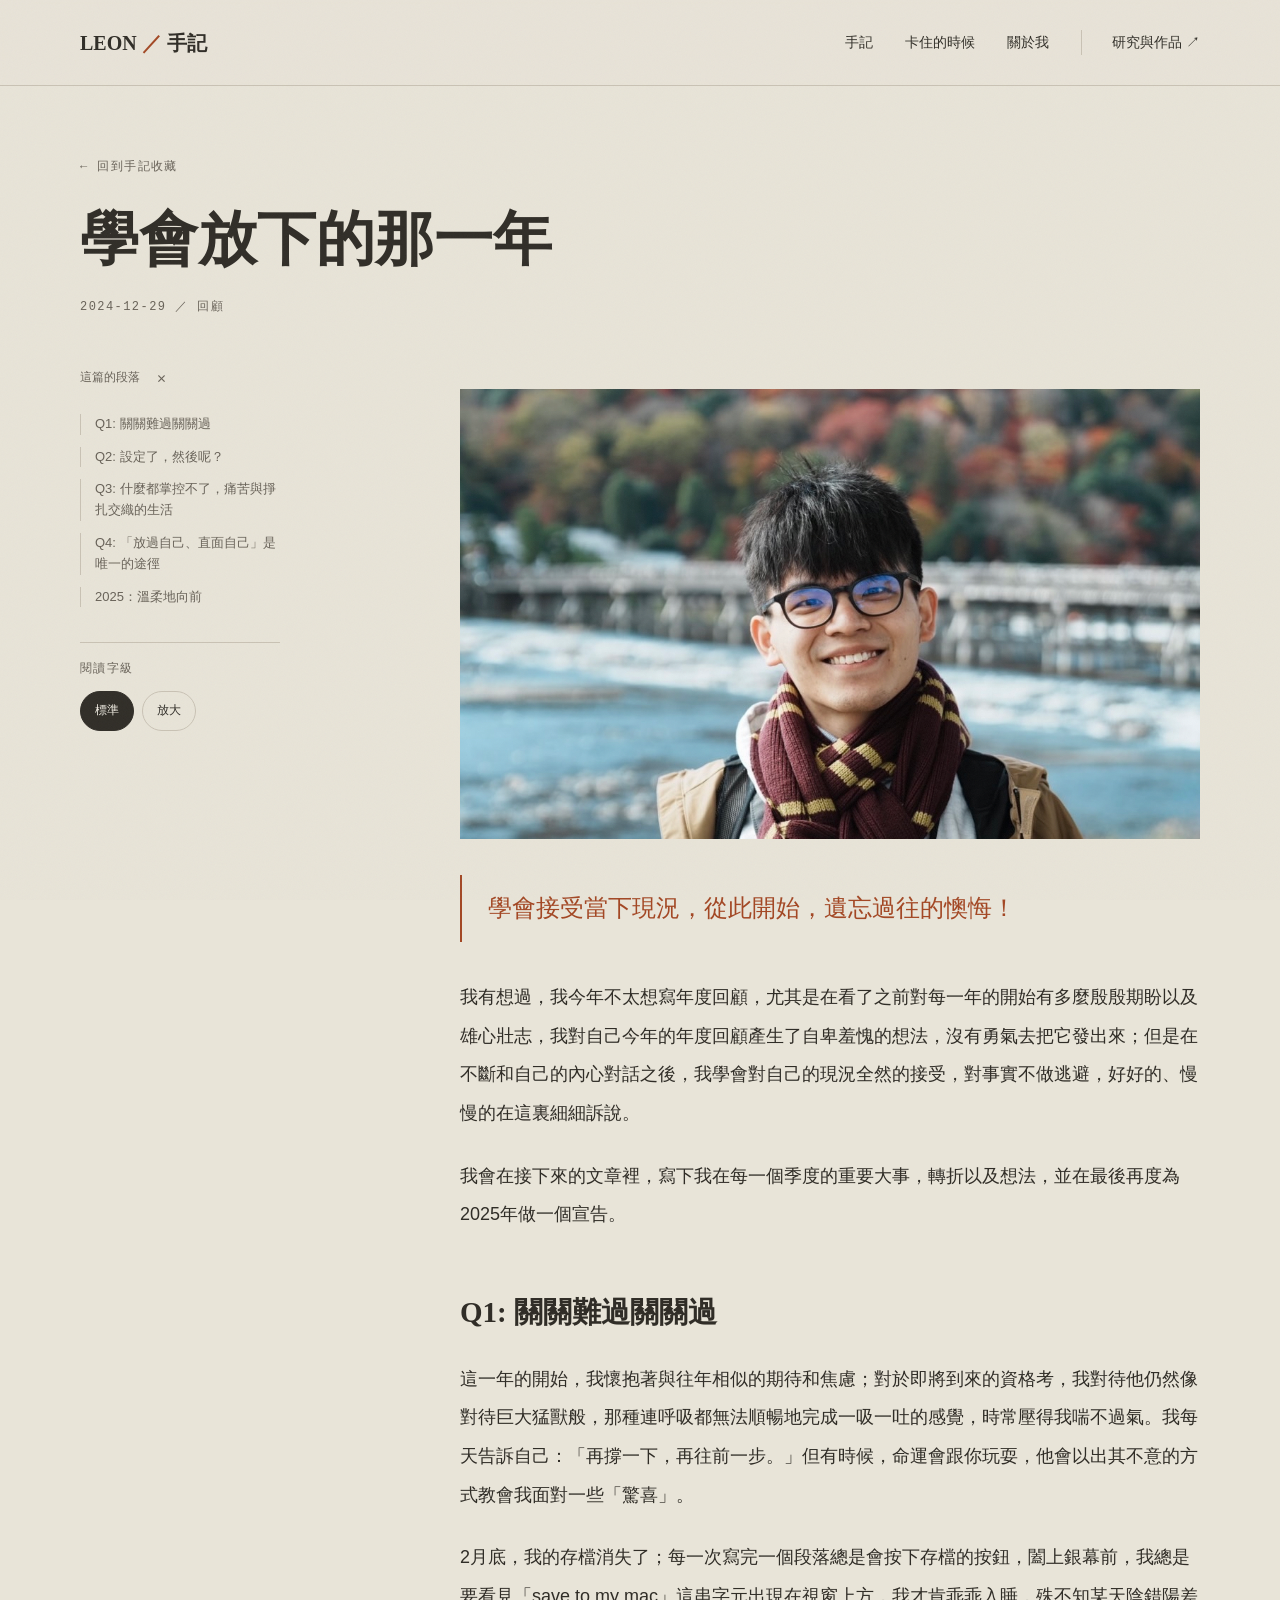
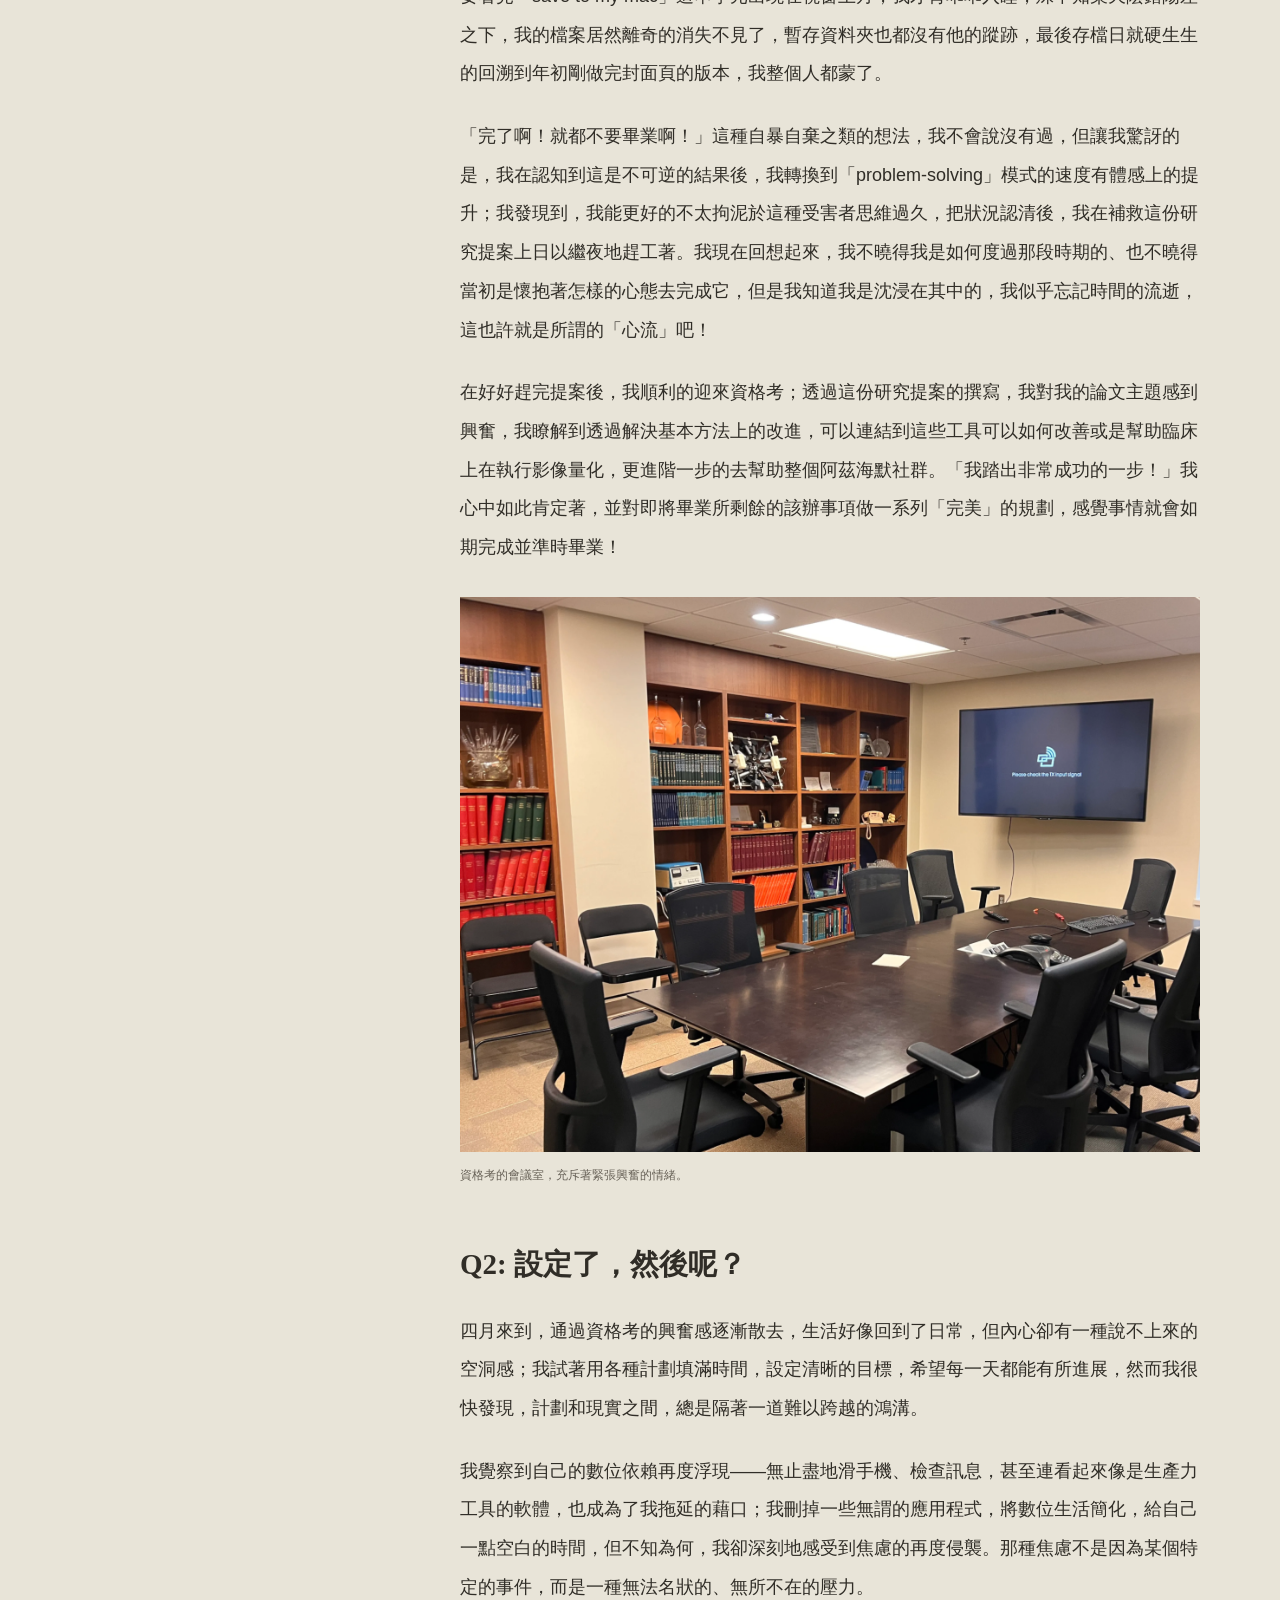
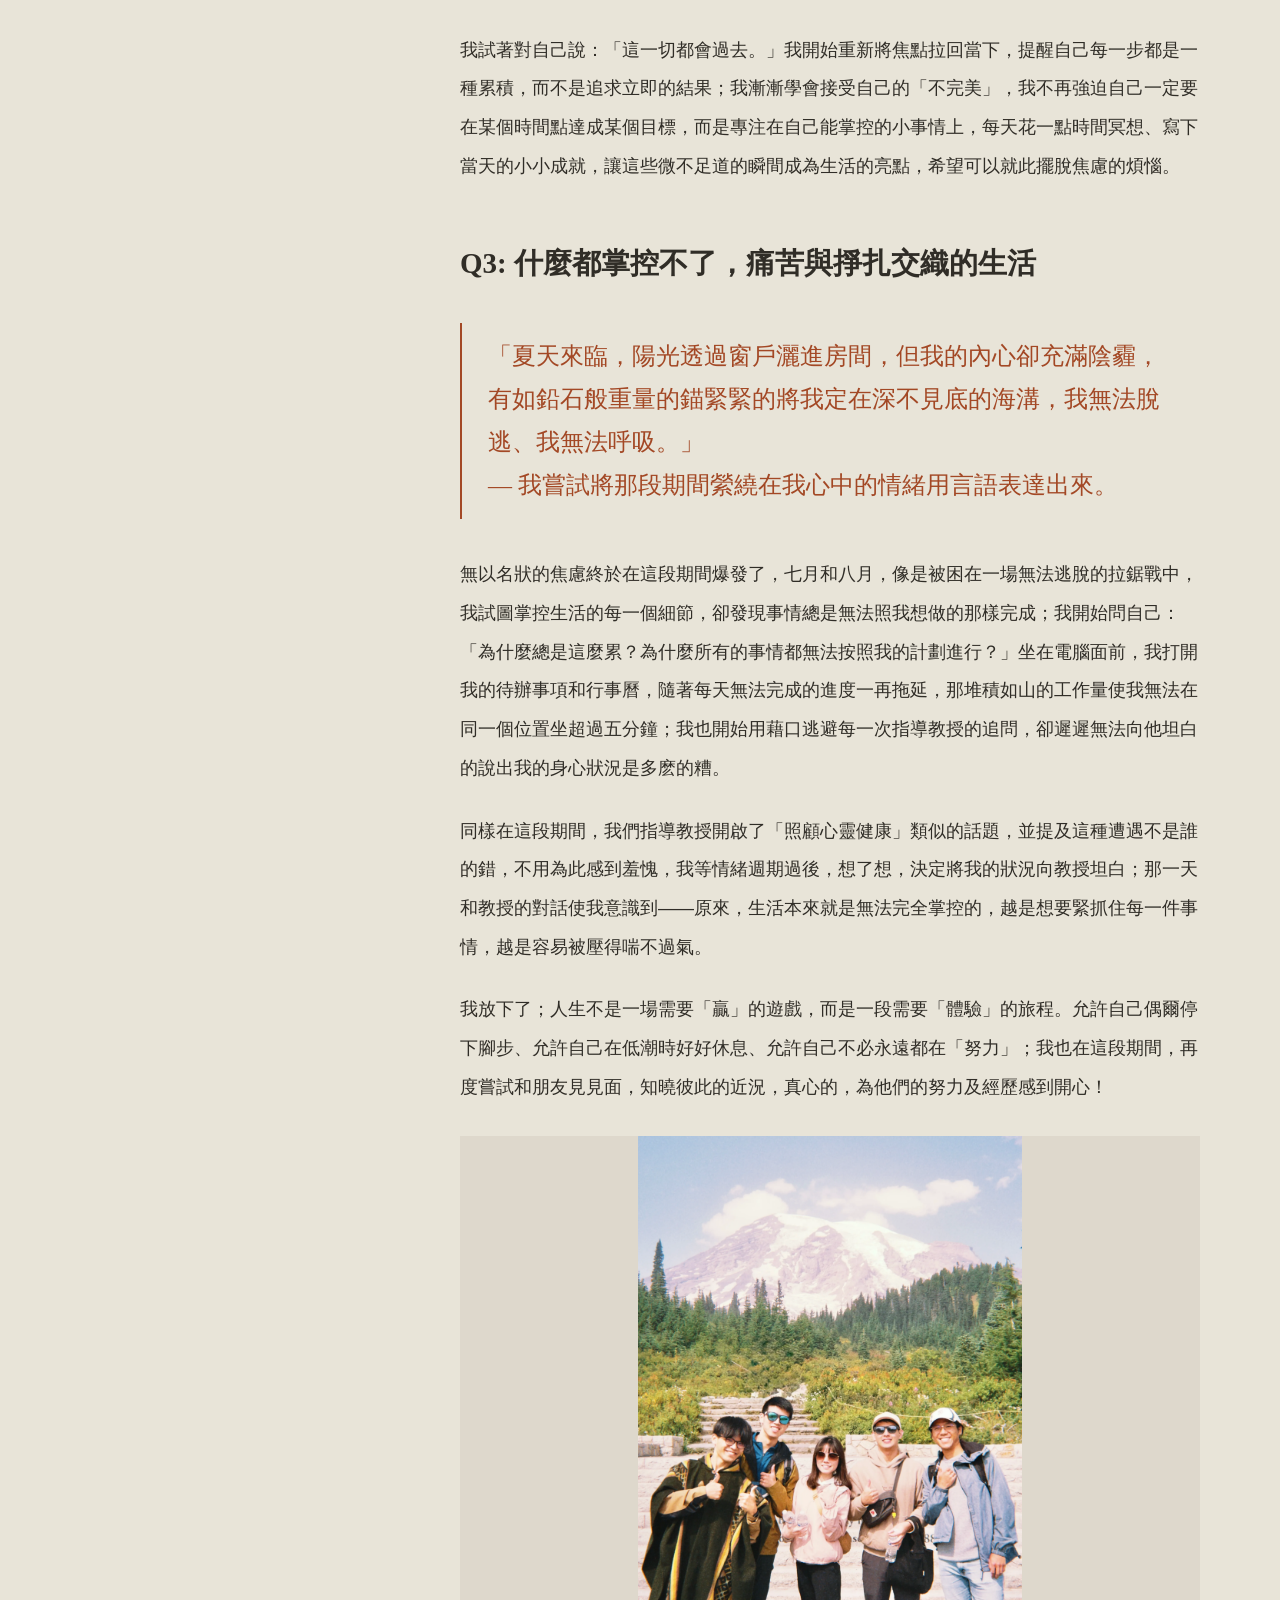
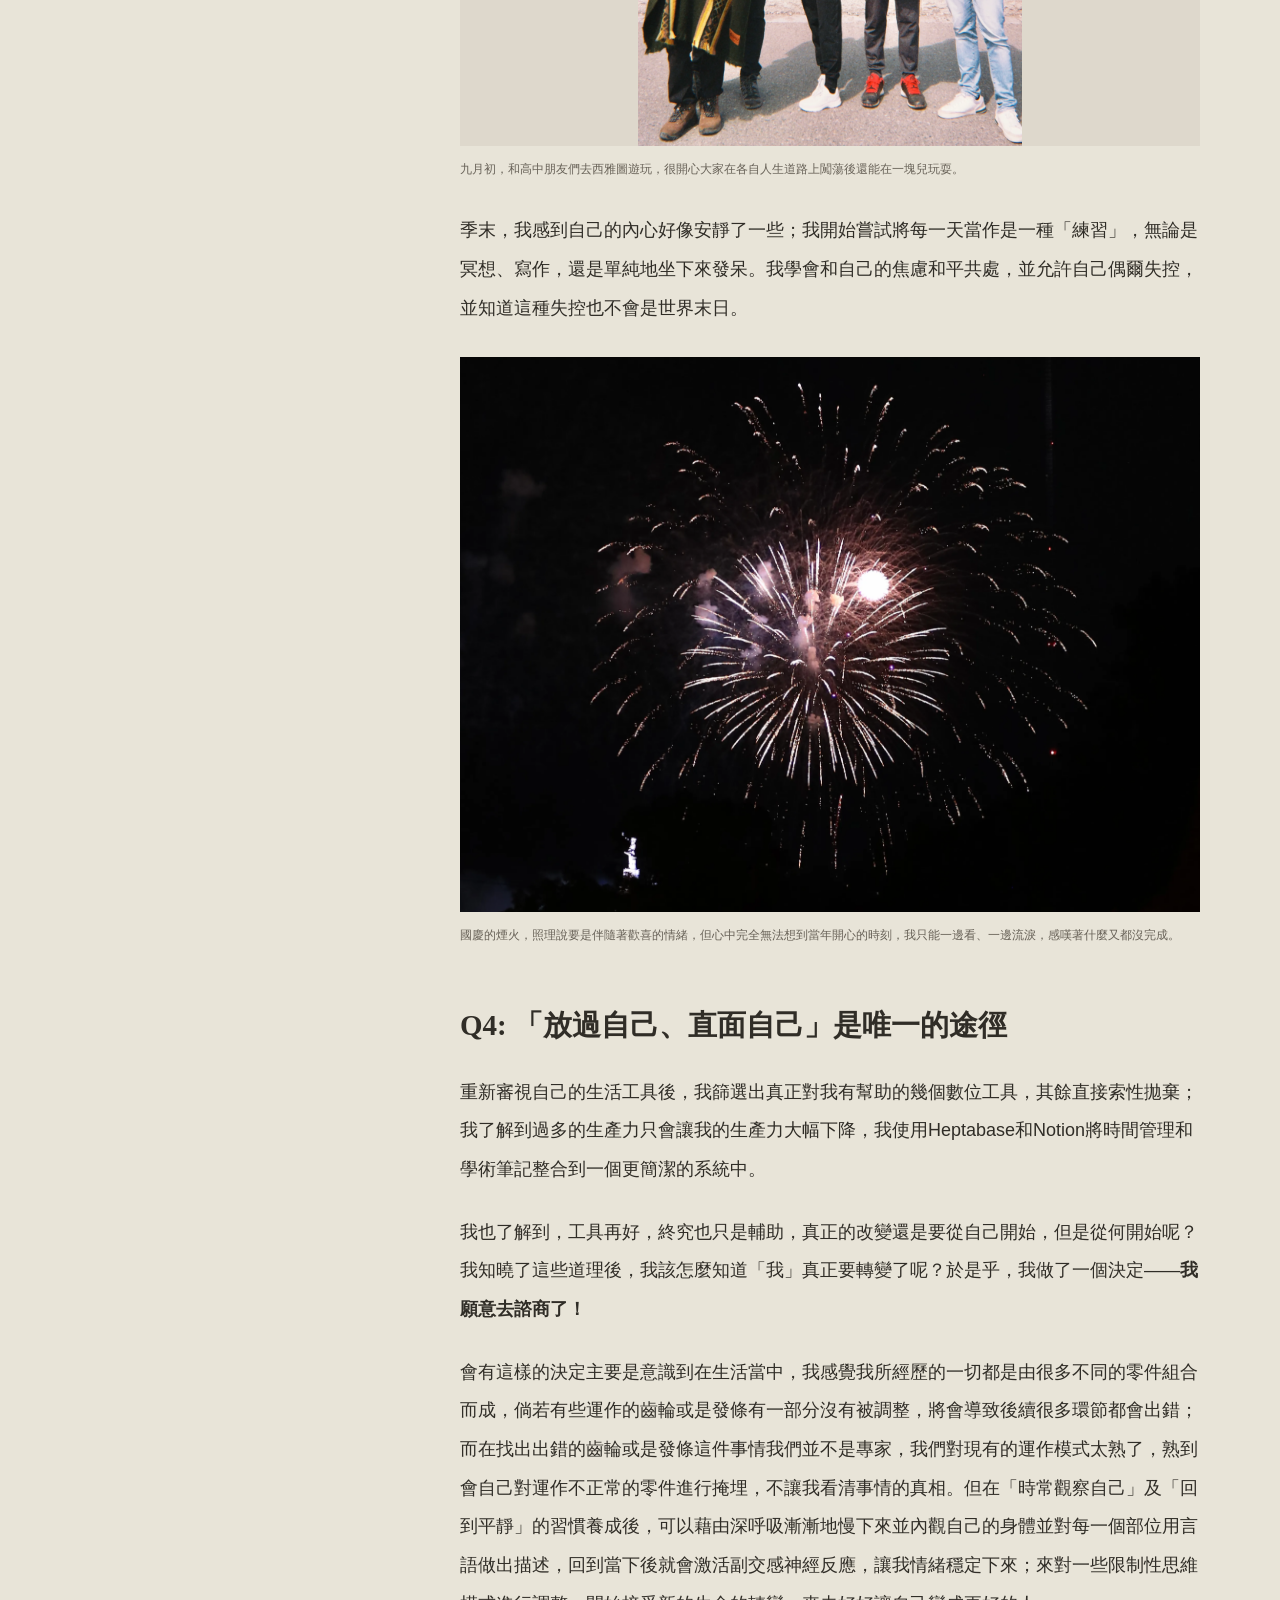
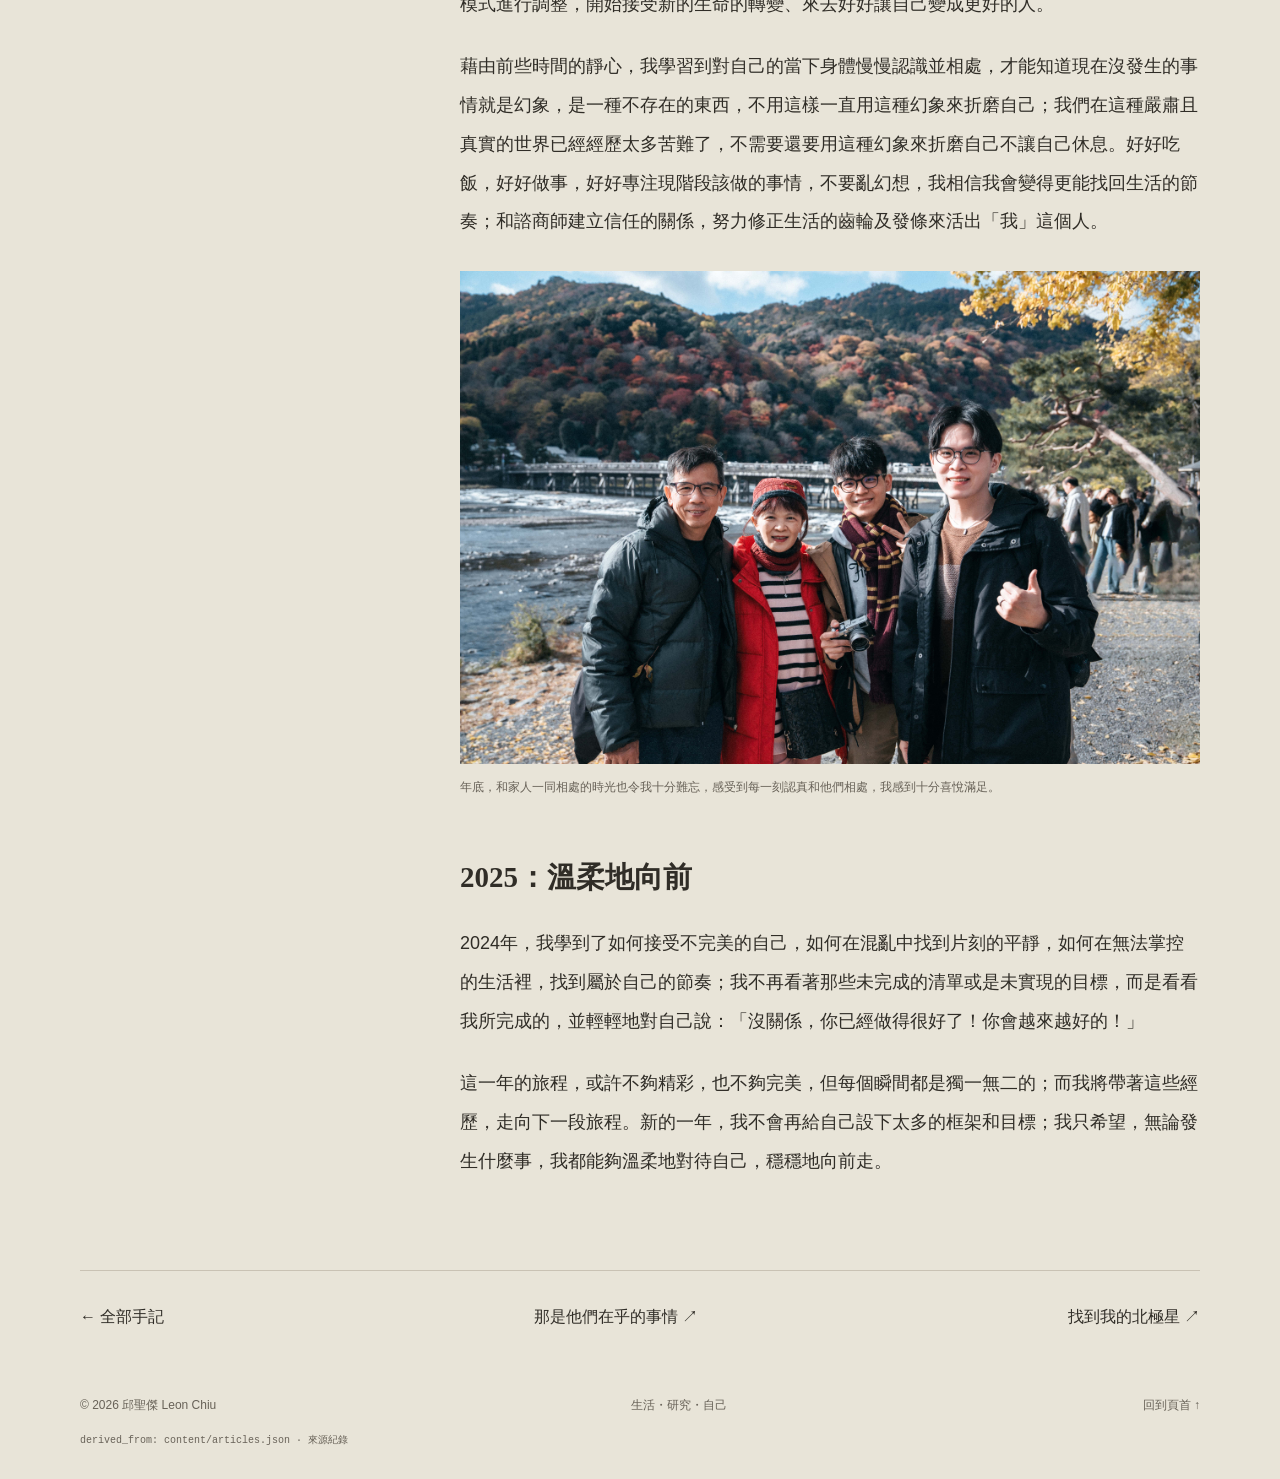
<file: the-year-i-learned-to-let-go.html>
<!DOCTYPE html>
<html lang="zh-Hant"><head><meta charset="utf-8"><meta name="viewport" content="width=device-width,initial-scale=1">
<title>學會放下的那一年｜Leon 的生活手記</title><meta name="description" content="2024 年度回顧——學會放下掌控、接受不完美。">
<meta name="theme-color" content="#e8e4d8"><link rel="icon" type="image/svg+xml" href="data:image/svg+xml,%3Csvg xmlns='http://www.w3.org/2000/svg' viewBox='0 0 32 32'%3E%3Crect width='32' height='32' rx='7' fill='%23e8e4d8'/%3E%3Cpath d='M16 3L19 13L29 16L19 19L16 29L13 19L3 16L13 13Z' fill='%23a34825'/%3E%3C/svg%3E">
<style>/**
 * html_motion_primitives.css — SSOT for shared motion / layout language
 *
 * Agent MUST copy this block INLINE into each self-contained HTML shell.
 * Do NOT <link> at runtime (no external CSS; shells stay offline-safe).
 *
 * Theme palettes live in each shell's :root (research = dark blue; career = Morandi).
 * Variable NAMES below are required by html-interactivity-spec.mdc.
 */

/* ── Required keyframes (spec) ── */
@keyframes fadeUp { from { opacity: 0; transform: translateY(14px); } to { opacity: 1; transform: translateY(0); } }
@keyframes pulse  { 0%, 100% { opacity: 1; } 50% { opacity: .55; } }
@keyframes barGrow { from { width: 0; } to { width: var(--w); } }
@keyframes flowLine { 0% { background-position: 0% 50%; } 100% { background-position: 200% 50%; } }

/* ── Extended motion (Morandi ↔ Research shared) ── */
@keyframes float { 0%, 100% { transform: translateY(0) rotate(0); } 50% { transform: translateY(-12px) rotate(2deg); } }
@keyframes floatSlow { 0%, 100% { transform: translate(0, 0); } 50% { transform: translate(8px, -10px); } }
@keyframes blink { 0%, 100% { opacity: 1; } 50% { opacity: 0; } }
@keyframes drawRing { from { stroke-dashoffset: var(--circ); } to { stroke-dashoffset: var(--offset); } }
@keyframes needleIn { from { transform: rotate(-120deg); } to { transform: rotate(var(--needle)); } }
@keyframes softGlow { 0%, 100% { opacity: .35; } 50% { opacity: .65; } }
@keyframes slideIn { from { opacity: 0; transform: translateX(16px); } to { opacity: 1; transform: translateX(0); } }
@keyframes scaleIn { from { opacity: 0; transform: scale(.94); } to { opacity: 1; transform: scale(1); } }

@media (prefers-reduced-motion: reduce) {
  *, *::before, *::after {
    animation-duration: .01ms !important;
    transition-duration: .01ms !important;
  }
}

/* ── Grain overlay ── */
body.with-grain::before {
  content: "";
  position: fixed;
  inset: 0;
  pointer-events: none;
  z-index: 9999;
  opacity: .04;
  background-image: url("data:image/svg+xml,%3Csvg viewBox='0 0 256 256' xmlns='http://www.w3.org/2000/svg'%3E%3Cfilter id='n'%3E%3CfeTurbulence type='fractalNoise' baseFrequency='0.85' numOctaves='4' stitchTiles='stitch'/%3E%3C/filter%3E%3Crect width='100%25' height='100%25' filter='url(%23n)'/%3E%3C/svg%3E");
  background-size: 180px;
}

/* ── Reveal on scroll ── */
.reveal {
  opacity: 0;
  transform: translateY(18px);
  transition: opacity .7s ease, transform .7s ease;
}
.reveal.in { opacity: 1; transform: none; }

/* ── Sticky top nav (blur pills) ── */
.top-nav {
  position: sticky;
  top: 0;
  z-index: 100;
  background: color-mix(in srgb, var(--bg) 82%, transparent);
  backdrop-filter: blur(16px);
  -webkit-backdrop-filter: blur(16px);
  border-bottom: 1px solid var(--border);
  padding: .5rem 1rem;
  display: flex;
  align-items: center;
  gap: .35rem;
  overflow-x: auto;
  scrollbar-width: none;
}
.top-nav::-webkit-scrollbar { display: none; }
.nav-pill {
  flex-shrink: 0;
  padding: .32rem .7rem;
  border-radius: 999px;
  font-size: .78rem;
  font-weight: 500;
  border: 1px solid transparent;
  background: transparent;
  color: var(--muted);
  cursor: pointer;
  transition: all .35s cubic-bezier(.4, 0, .2, 1);
  white-space: nowrap;
  text-decoration: none;
}
.nav-pill:hover,
.nav-pill:focus-visible {
  color: var(--accent);
  background: color-mix(in srgb, var(--accent) 14%, transparent);
}
.nav-pill.active {
  background: var(--accent);
  color: #fff;
  border-color: var(--accent);
}
.dark-toggle {
  margin-left: auto;
  flex-shrink: 0;
  width: 34px;
  height: 34px;
  border-radius: 50%;
  border: 1px solid var(--border);
  background: var(--surface);
  cursor: pointer;
  display: flex;
  align-items: center;
  justify-content: center;
  font-size: 1rem;
  transition: all .35s cubic-bezier(.4, 0, .2, 1);
  color: var(--text);
}
.dark-toggle:hover {
  border-color: var(--accent);
  background: color-mix(in srgb, var(--accent) 14%, transparent);
}

/* ── Hero blobs / geometry ── */
.hero-bg { position: absolute; inset: 0; overflow: hidden; pointer-events: none; }
.blob {
  position: absolute;
  border-radius: 50%;
  filter: blur(40px);
  opacity: .4;
  animation: floatSlow 14s ease-in-out infinite;
}
.blob-1 { width: 380px; height: 380px; background: var(--accent); top: -10%; left: -8%; }
.blob-2 { width: 280px; height: 280px; background: var(--muted); bottom: 0; right: -6%; opacity: .2; animation-delay: -4s; }
.blob-3 { width: 180px; height: 180px; background: var(--accent); top: 42%; left: 58%; opacity: .22; animation-delay: -7s; }
.geo {
  position: absolute;
  border: 1px solid color-mix(in srgb, var(--accent) 35%, transparent);
  animation: float 10s ease-in-out infinite;
}
.geo-r { width: 72px; height: 72px; border-radius: 50%; top: 16%; right: 12%; }
.geo-s { width: 48px; height: 48px; top: 58%; left: 10%; transform: rotate(45deg); animation-delay: -3s; }
.geo-l {
  width: 110px; height: 2px; top: 26%; left: 16%; border: none;
  background: linear-gradient(90deg, transparent, var(--accent), transparent);
  opacity: .5;
}

/* ── Cards / quote / callout / section chip ── */
.card-lift {
  transition: transform .35s cubic-bezier(.4, 0, .2, 1), box-shadow .35s, border-color .35s;
}
.card-lift:hover {
  transform: translateY(-2px);
  border-color: color-mix(in srgb, var(--accent) 40%, var(--border));
}
.section-title .num,
.chip-num {
  font-size: .72rem;
  font-weight: 600;
  letter-spacing: .12em;
  color: var(--accent);
  background: color-mix(in srgb, var(--accent) 14%, transparent);
  padding: .2rem .5rem;
  border-radius: 6px;
}
.quote-block {
  font-size: 1.05rem;
  font-weight: 500;
  line-height: 1.65;
  padding: 1.25rem 1.5rem;
  border: 1px solid var(--border);
  border-radius: 14px;
  background: linear-gradient(135deg, var(--surface), color-mix(in srgb, var(--accent) 10%, transparent));
  position: relative;
  overflow: hidden;
}
.quote-block::before {
  content: "“";
  position: absolute;
  top: -.2rem;
  left: .6rem;
  font-size: 4rem;
  color: var(--accent);
  opacity: .35;
  font-family: Georgia, serif;
  line-height: 1;
}
.callout-accent {
  border-left: 3px solid var(--accent);
  background: color-mix(in srgb, var(--accent) 12%, transparent);
  padding: 1rem 1.15rem;
  border-radius: 0 14px 14px 0;
  margin: 1rem 0;
  font-size: .9rem;
}

/* ── Progress ring + eval bars ── */
.progress-ring { width: 56px; height: 56px; }
.progress-ring-bg { fill: none; stroke: var(--border); stroke-width: 5; }
.progress-ring-fill {
  fill: none;
  stroke: var(--accent);
  stroke-width: 5;
  stroke-linecap: round;
  transition: stroke-dashoffset .45s;
}
.bar { height: 6px; background: color-mix(in srgb, var(--bg) 80%, var(--border)); border-radius: 4px; overflow: hidden; }
.bar-fill {
  height: 100%;
  border-radius: 4px;
  background: linear-gradient(90deg, var(--accent), color-mix(in srgb, var(--accent) 60%, #fff));
  width: 0;
  animation: barGrow 1.2s .3s forwards;
}

/* ── Shared init snippet (paste into <script>) ──
document.querySelectorAll('.reveal').forEach(el => {
  new IntersectionObserver(entries => {
    entries.forEach(e => { if (e.isIntersecting) e.target.classList.add('in'); });
  }, { threshold: .12 }).observe(el);
});
*/

:root{--bg:#e8e4d8;--surface:#f3efe5;--border:#c9c2b4;--text:#302d27;--muted:#686258;--accent:#a34825;--good:#49684e;--warn:#815d21;--bad:#973c31;--serif:"Songti TC","Noto Serif TC","PMingLiU",Georgia,serif;--sans:-apple-system,BlinkMacSystemFont,"SF Pro Text","PingFang TC",sans-serif;--mono:"SFMono-Regular",Consolas,monospace}
*{box-sizing:border-box}html{scroll-behavior:smooth;scroll-padding-top:100px}body{margin:0;background:var(--bg);color:var(--text);font:16px/1.8 var(--sans)}button,input,select{font:inherit}button,a{ -webkit-tap-highlight-color:transparent}a{color:inherit;text-decoration:none}button{cursor:pointer;color:inherit}button:disabled{cursor:default}button:focus-visible,a:focus-visible,summary:focus-visible,select:focus-visible{outline:3px solid var(--accent);outline-offset:5px}img{max-width:100%;display:block}h1,h2,h3,p,figure{margin:0}h1,h2,h3{font-family:var(--serif);font-weight:700;line-height:1.35}p+p{margin-top:1em}button{border:0;background:none}[hidden]{display:none!important}.wrap{width:min(1120px,calc(100% - 96px));margin:auto}.mono,.eyebrow{font-family:var(--mono);font-size:12px;letter-spacing:.12em}.eyebrow{color:var(--muted)}.accent{color:var(--accent)}.skip{position:fixed;top:-70px;left:12px;z-index:1000;background:var(--text);color:var(--bg);padding:12px}.skip:focus{top:8px}.site-nav{position:sticky;top:0;z-index:40;background:#e8e4d8ed;backdrop-filter:blur(14px);border-bottom:1px solid var(--border)}.nav-inner{display:flex;align-items:center;justify-content:space-between;min-height:85px;gap:20px}.brand{font-family:Georgia,var(--serif);font-weight:700;font-size:20px;white-space:nowrap}.brand em{font-style:normal;color:var(--accent)}.nav-links{display:flex;align-items:center;gap:32px;font-size:14px}.nav-links a:hover{color:var(--accent)}.nav-links .external{border-left:1px solid var(--border);padding-left:30px}.hero{display:grid;grid-template-columns:1.15fr 1fr;gap:40px;align-items:center;min-height:590px;padding:65px 0 55px}.hero h1{font-size:clamp(50px,5.7vw,78px);letter-spacing:-.035em;line-height:1.32;margin:25px 0}.hero .intro{color:var(--muted);max-width:420px;line-height:2}.hero-actions{display:flex;align-items:center;gap:28px;margin-top:35px}.button{display:inline-flex;align-items:center;justify-content:center;gap:30px;min-height:48px;padding:10px 25px;border-radius:30px;background:var(--text);color:var(--surface);font-size:14px;transition:background .2s,transform .2s}.button:hover{background:var(--accent);transform:translateY(-2px)}.text-link{border-bottom:1px solid var(--text);padding-bottom:3px;font-size:14px}.compass-art{position:relative;display:grid;place-items:center;aspect-ratio:1}.compass-art svg{width:100%;height:auto;overflow:visible}.compass-art .rings{stroke:var(--muted);stroke-width:.75;opacity:.38;fill:none}.compass-art .star{fill:var(--accent);transform-origin:240px 240px;transition:transform 1s ease}.compass-art:hover .star{transform:rotate(12deg)}.compass-center{position:absolute;inset:24%;border-radius:50%;background:none;font:12px var(--mono);color:transparent}.compass-center:focus-visible{outline-offset:20px}.compass-caption{position:absolute;bottom:6px;text-align:center;font-size:12px;color:var(--muted)}.compass-caption strong{display:block;color:var(--accent);font-family:var(--serif);font-size:19px;margin-bottom:8px}.compass-art.is-open .star{transform:rotate(45deg)}.compass-art.is-open .compass-caption{max-width:350px}.section-rule{display:flex;justify-content:space-between;align-items:center;border-top:1px solid var(--text);padding:17px 0;font:12px var(--mono);letter-spacing:.1em}.section{padding:62px 0}.section-heading{display:flex;justify-content:space-between;align-items:end;gap:20px;margin-bottom:32px}.section-heading h2{font-size:38px}.section-heading p{color:var(--muted);font-size:14px}.feature{display:grid;grid-template-columns:1.2fr 1fr;gap:54px;align-items:center;margin:22px 0 20px}.feature-image{overflow:hidden;position:relative}.feature-image img{width:100%;aspect-ratio:1.5;object-fit:cover;filter:saturate(.65);transition:transform .7s}.feature-image:hover img{transform:scale(1.025)}.photo-label{position:absolute;bottom:16px;left:16px;background:var(--bg);padding:5px 12px;font:11px var(--mono)}.feature h2{font-size:45px;margin:16px 0 22px}.feature p{color:var(--muted);font-size:16px;line-height:2}.feature .text-link{display:inline-block;margin-top:26px}.tag{color:var(--accent);font-size:12px}.archive{background:var(--surface);border-top:1px solid var(--border);border-bottom:1px solid var(--border)}.filter-bar{display:flex;justify-content:space-between;align-items:center;flex-wrap:wrap;gap:16px;padding:0 0 24px;border-bottom:1px solid var(--border)}.pills{display:flex;flex-wrap:wrap;gap:8px}.pill{border:1px solid var(--border);border-radius:24px;padding:7px 17px;font-size:13px;min-height:40px;transition:background .2s}.pill.active{background:var(--text);color:var(--surface);border-color:var(--text)}.pill:hover{border-color:var(--accent)}.year-filter{font-size:13px}.year-filter select{background:transparent;border:0;border-bottom:1px solid var(--border);margin-left:8px;padding:8px}.result-count{font:11px var(--mono);color:var(--muted);padding:18px 0}.note-row{display:grid;grid-template-columns:94px 1fr 175px;gap:26px;align-items:start;border-top:1px solid var(--border);padding:30px 0;transition:transform .25s,border-color .25s}.note-row:hover{transform:translateY(-2px);border-color:var(--accent)}.note-year{font:28px Georgia,serif;color:var(--accent)}.note-copy h3{font-size:28px;margin:7px 0}.note-copy h3 a:hover{color:var(--accent)}.note-row img{width:175px;height:125px;object-fit:cover;filter:saturate(.65)}.note-copy time{font:11px var(--mono);color:var(--muted)}details{font-size:14px}summary{cursor:pointer;list-style:none;display:flex;align-items:center;gap:12px;min-height:40px;color:var(--muted)}summary::-webkit-details-marker{display:none}summary::after{content:'＋';font-size:17px;transition:transform .2s}details[open]>summary::after{transform:rotate(45deg)}details p{color:var(--muted);padding:8px 0 12px;line-height:1.9}details .text-link{font-size:13px}.practice{display:grid;grid-template-columns:1fr 1fr;gap:80px;align-items:center;padding:80px 0}.practice h2{font-size:40px;margin:16px 0 22px}.practice p{color:var(--muted)}.countdown{border:1px solid var(--border);padding:35px;text-align:center;position:relative}.countdown .digit{font:110px/1.2 Georgia,serif;color:var(--accent)}.countdown .tick-line{display:flex;justify-content:center;gap:22px;margin:15px 0 24px}.tick-line i{height:1px;width:25px;background:var(--border)}.tick-line i.lit{background:var(--accent)}.countdown output{display:block;min-height:30px;font-size:14px;margin-bottom:18px}.countdown .reset-count{display:block;margin:15px auto 0;font-size:12px;text-decoration:underline;min-height:30px}.about{background:var(--text);color:var(--bg);padding:75px 0}.about-inner{display:grid;grid-template-columns:230px 1fr;gap:80px;align-items:center}.about img{width:230px;height:290px;object-fit:cover;filter:saturate(.65)}.about h2{font-size:36px;margin:12px 0 24px}.about p{color:#d0c9bd;line-height:2}.about .eyebrow{color:#c2b8a6}.about-links{display:flex;gap:24px;margin-top:26px;flex-wrap:wrap}.about-links a{border-bottom:1px solid #8c8170;font-size:13px}.about details{margin-top:20px;border-top:1px solid #635c50;padding-top:10px}.about summary{color:var(--bg)}.about details p{font-size:14px}.site-footer{padding:32px 0}.footer-inner{display:flex;justify-content:space-between;gap:25px;flex-wrap:wrap;font-size:12px;color:var(--muted)}.provenance{font:10px var(--mono);overflow-wrap:anywhere;margin-top:16px;color:var(--muted)}.reading-progress{position:fixed;top:0;left:0;height:3px;background:var(--accent);width:0;z-index:100}.article-header{padding:65px 0 40px;max-width:850px}.article-header h1{font-size:clamp(38px,4.6vw,62px);margin:20px 0 18px}.article-header .original-title{font:17px Georgia,serif;font-style:italic;color:var(--muted);margin-bottom:18px}.article-grid{display:grid;grid-template-columns:200px minmax(0,740px);gap:55px;justify-content:space-between;align-items:start;padding-bottom:65px}.article-sidebar{position:sticky;top:110px}.article-sidebar summary{font-size:12px;font-family:var(--mono)}.article-toc{display:grid;gap:12px;padding:15px 0;font-size:13px}.article-toc a{border-left:1px solid var(--border);padding-left:14px;color:var(--muted);line-height:1.6}.article-toc a:hover,.article-toc a.active{color:var(--accent);border-left:2px solid var(--accent)}.reading-tools{border-top:1px solid var(--border);margin-top:20px;padding-top:16px}.reading-tools .pills{margin-top:10px}.reading-tools .pill{font-size:12px;padding:5px 14px}.article-body{font-family:var(--sans);font-size:18px;line-height:2.15;overflow-wrap:anywhere}.article-body.large{font-size:21px}.article-body h2{font-size:29px;margin:55px 0 24px;scroll-margin-top:110px;line-height:1.6}.article-body p{margin:24px 0}.article-body figure{margin:30px 0}.article-body img{width:100%;max-height:610px;object-fit:contain;background:#ded8cc}.article-body .article-cover img{max-height:450px;object-fit:cover}.article-body figcaption{font-size:12px;line-height:1.9;color:var(--muted);margin-top:12px}.article-body blockquote{margin:36px 0;border-left:2px solid var(--accent);padding:12px 26px;font-family:var(--serif);font-size:24px;color:var(--accent);line-height:1.8}.compass-widget{padding:28px;border:1px solid var(--border);background:var(--surface);margin:30px 0}.compass-widget__label{font:12px var(--mono);color:var(--muted)}.compass-widget__quote{font-family:var(--serif);color:var(--accent);font-size:23px}.compass-widget__toggle{border-bottom:1px solid var(--text);padding:5px 0;font-size:13px}.compass-widget__note{font-size:15px}.article-bottom{border-top:1px solid var(--border);padding:32px 0;display:flex;justify-content:space-between;gap:25px;flex-wrap:wrap}.fade-in{animation:fadeUp .7s both}.empty{padding:25px 0;color:var(--muted)}
@media(max-width:900px){.wrap{width:calc(100% - 56px)}.hero{gap:10px;min-height:500px}.hero h1{font-size:clamp(38px,5vw,54px)}.compass-caption{bottom:-18px}.feature{gap:30px}.feature h2{font-size:36px}.practice{gap:35px}.article-grid{grid-template-columns:160px minmax(0,1fr);gap:30px}.about-inner{gap:45px}.nav-links{gap:20px}}
@media(max-width:620px){html{scroll-padding-top:100px}.wrap{width:calc(100% - 40px)}.nav-inner{min-height:76px;gap:8px}.brand{font-size:17px}.nav-links{gap:16px;font-size:12px}.nav-links .external{display:none}.hero{grid-template-columns:1fr;padding:40px 0 30px;gap:25px}.hero h1{font-size:clamp(32px,10.4vw,51px)}.hero .intro{font-size:15px}.hero-actions{margin-top:26px}.compass-art{width:80%;max-width:340px;justify-self:center}.compass-caption{bottom:0}.compass-caption strong{font-size:17px}.hero .eyebrow{font-size:10px}.section{padding:38px 0}.section-heading{display:block}.section-heading h2{font-size:31px}.section-heading p{margin-top:10px}.section-rule{font-size:10px}.feature{grid-template-columns:1fr;gap:26px}.feature h2{font-size:35px;margin-top:12px}.feature .text-link{margin-top:18px}.note-row{grid-template-columns:1fr 85px;gap:14px;position:relative;padding-top:44px}.note-year{position:absolute;top:17px;left:0;font-size:17px}.note-row img{width:85px;height:90px}.note-copy h3{font-size:23px}.note-copy .tag{font-size:10px}.pill{padding:6px 13px}.practice{grid-template-columns:1fr;gap:30px;padding:45px 0}.practice h2{font-size:33px}.countdown{padding:24px}.about{padding:45px 0}.about-inner{grid-template-columns:1fr;gap:28px}.about img{width:140px;height:175px}.about h2{font-size:32px}.article-header{padding-top:36px}.article-header h1{font-size:38px}.article-grid{display:flex;flex-direction:column;gap:24px}.article-sidebar{position:static;width:100%;border-top:1px solid var(--border);border-bottom:1px solid var(--border);padding:12px 0}.article-toc{grid-template-columns:1fr 1fr}.reading-tools{display:flex;align-items:center;gap:15px;margin-top:8px;padding-top:10px}.reading-tools .pills{margin:0}.article-body{font-size:17px;line-height:2}.article-body blockquote{font-size:21px;padding:10px 18px}.article-body h2{font-size:25px;margin-top:40px}.article-body.large{font-size:20px}}
@media(prefers-reduced-motion:reduce){html{scroll-behavior:auto}*,*::before,*::after{animation:none!important;transition:none!important}.reveal{opacity:1;transform:none}}
@media print{.site-nav,.article-sidebar,.reading-progress,.article-bottom,.hero-actions,.countdown{display:none}body{background:white}.wrap{width:100%}.article-grid{display:block}.article-body{font-size:12pt}.article-body img{max-height:350px}.article-body h2{break-after:avoid}}

/* Quotes sit below the compass in normal flow, including longer translations. */
.hero{grid-template-columns:1.13fr 1fr;gap:40px;min-height:640px}.hero .intro{max-width:450px}.compass-art{display:flex;flex-direction:column;aspect-ratio:auto;align-self:center;width:100%}.compass-art svg{max-width:370px;margin:auto}.compass-art .star{transform-origin:240px 230px}.compass-center{inset:10% 24% 46%;color:transparent}.compass-caption{position:static;min-height:165px;max-width:420px;width:100%;text-align:center;align-self:center}.quote-card{margin:0;padding:0 10px}.quote-card blockquote{font:21px/1.8 var(--serif);color:var(--accent);margin:0 0 12px;text-wrap:pretty}.quote-card figcaption{font-size:12px;line-height:1.8;color:var(--muted)}.quote-card cite{display:block;font-size:11px;font-style:normal}.quote-card cite a{text-decoration:underline;text-underline-offset:3px}.quote-controls{display:flex;justify-content:center;align-items:center;gap:16px;margin-top:10px}.quote-controls button{min-height:40px;font-size:12px;padding:5px 10px;color:var(--muted)}.quote-controls button:hover{color:var(--accent)}.quote-controls .mono{font-size:10px}.feature h2{font-size:39px}.note-row{padding-top:32px;padding-bottom:32px}.note-copy h3{margin:12px 0}.productivity{padding-top:75px;padding-bottom:65px}.productivity .section-heading h2{font-size:39px;margin-top:8px}.tool-tabs{display:grid;grid-template-columns:repeat(4,minmax(0,1fr));border-bottom:1px solid var(--border);gap:0}.tool-tabs button{text-align:left;padding:20px 12px;border-bottom:3px solid transparent;font-size:16px;transition:color .2s,border-color .2s}.tool-tabs button span{font:11px var(--mono);margin-right:12px;color:var(--muted)}.tool-tabs button[aria-selected="true"]{border-bottom-color:var(--accent);color:var(--accent);background:#a3482509}.tool-tabs button:hover{color:var(--accent)}.tool-panel{display:grid;grid-template-columns:.8fr 1.2fr;gap:65px;padding:40px 0 20px;min-height:475px}.tool-symbol{font:58px/1 Georgia,serif;color:var(--accent);display:block;margin:0 0 14px}.tool-explain h3{font-size:30px;line-height:1.6;margin-bottom:20px}.tool-explain p{font-size:15px;color:var(--muted);line-height:2}.tool-explain details{margin-top:16px}.tool-workspace{padding:30px;border:1px solid var(--border);background:#f3efe580;min-width:0}.tool-workspace label{display:block;font-size:13px;margin:0 0 8px}.tool-workspace input,.tool-workspace textarea,.tool-workspace select{display:block;width:100%;max-width:100%;background:var(--surface);color:var(--text);border:1px solid var(--border);border-radius:3px;padding:11px 12px;font:15px/1.6 var(--sans)}.tool-workspace input{margin-bottom:20px}.tool-workspace textarea{resize:vertical;margin-bottom:18px;min-height:125px}.tool-workspace input:focus,.tool-workspace textarea:focus{outline:2px solid var(--accent);outline-offset:2px}.tool-workspace input::placeholder,.tool-workspace textarea::placeholder{color:#746e63}.step-examples{display:flex;flex-wrap:wrap;align-items:center;gap:6px;margin:0 0 22px;font-size:12px;color:var(--muted)}.step-examples button{padding:5px 10px;border:1px solid var(--border);border-radius:16px;min-height:34px;font-size:12px}.step-examples button:hover{border-color:var(--accent);color:var(--accent)}.tool-resource{display:block;border-top:1px solid var(--border);margin-top:26px;padding:16px 0 0;line-height:1.8}.tool-resource strong{font-size:13px;font-weight:500;color:var(--text);display:block}.tool-resource span{font-size:12px;color:var(--muted)}.tool-resource:hover strong{color:var(--accent)}.tool-status{font-size:13px;color:var(--muted);line-height:1.8;min-height:24px;margin-top:18px}.focus-layout{display:grid;grid-template-columns:145px 1fr;gap:25px;align-items:center;margin-top:28px}.focus-ring{--progress:0%;position:relative;width:145px;height:145px;display:flex;flex-direction:column;align-items:center;justify-content:center;background:conic-gradient(var(--accent) var(--progress),var(--border) 0);border-radius:50%}.focus-ring::before{content:'';position:absolute;inset:2px;border-radius:50%;background:var(--surface)}.focus-ring span,.focus-ring small{position:relative}.focus-ring span{font:35px var(--mono);letter-spacing:-.08em}.focus-ring small{font-size:10px;color:var(--muted);margin-top:8px}.focus-controls{display:flex;gap:10px;align-items:center;flex-wrap:wrap;margin-top:18px}.focus-controls .button{padding:8px 25px;min-height:42px}.text-button{font-size:12px;min-height:38px;text-decoration:underline;text-underline-offset:4px}.tool-workspace select{font-size:13px;padding:8px}.timer-return{display:block;padding:8px 14px;border-left:3px solid var(--accent);font:12px/1.7 var(--mono);margin-top:18px;text-align:left}.parking-list{margin:0;padding:0;list-style:none}.parking-list li{display:flex;gap:16px;justify-content:space-between;border-top:1px solid var(--border);padding:12px 0;align-items:baseline}.parking-list span{font-size:14px;overflow-wrap:anywhere;min-width:0}.parking-list button{white-space:nowrap;color:var(--accent);font-size:12px;min-height:36px}.buddy-message{font:19px/2 var(--serif);margin:18px 0 24px;color:var(--text);user-select:text}.tool-footnote{font-size:11px;color:var(--muted);text-align:right;margin-top:14px}.tool-workspace details{margin-top:18px;border-top:1px solid var(--border);padding-top:8px}
@media(max-width:1000px){.hero{gap:24px}.tool-panel{gap:35px;grid-template-columns:.85fr 1.15fr}.tool-workspace{padding:24px}.focus-layout{grid-template-columns:1fr;gap:22px}.focus-ring{width:125px;height:125px}.tool-tabs button{padding:16px 8px;font-size:14px}.tool-tabs button span{margin-right:8px}.compass-caption{min-height:190px}.feature h2{font-size:34px}}
@media(max-width:750px){.hero{min-height:580px}.compass-art svg{max-width:300px}.quote-card blockquote{font-size:19px}.tool-panel{grid-template-columns:1fr;gap:25px;padding-top:28px}.tool-explain h3 br{display:none}.tool-explain h3{font-size:29px;margin-bottom:12px}.tool-symbol{display:none}.tool-explain p{max-width:600px}.tool-workspace{padding:25px}.focus-layout{grid-template-columns:145px 1fr}.tool-footnote{text-align:left}.productivity{padding-top:50px;padding-bottom:45px}}
@media(max-width:620px){.hero{grid-template-columns:1fr;padding-bottom:24px;gap:22px}.compass-art{width:100%;max-width:360px}.compass-art svg{max-width:290px}.compass-caption{min-height:170px}.compass-center{inset:8% 24% 43%}.quote-card blockquote{font-size:20px}.productivity .section-heading h2{font-size:31px}.tool-tabs{grid-template-columns:1fr 1fr;gap:3px}.tool-tabs button{padding:13px 8px}.tool-panel{min-height:0}.tool-workspace{padding:21px}.tool-explain h3{font-size:26px}.feature h2{font-size:32px}.note-row{padding-top:45px}.focus-layout{grid-template-columns:1fr;gap:22px}.focus-ring{width:145px;height:145px;margin:auto}.tool-workspace .button{max-width:100%;font-size:13px;padding:10px 20px}.buddy-message{font-size:18px}}
@media(prefers-reduced-motion:reduce){.compass-art .star{transition:none!important}}

.tool-status,.timer-announcement{overflow-wrap:anywhere}.timer-announcement{font-size:14px;color:var(--accent);margin:12px 0 0}.timer-announcement:empty{margin:0}.tool-workspace{overflow-wrap:anywhere}
</style></head><body class="with-grain">
<a href="#main" class="skip">跳到主要內容</a><div class="reading-progress" aria-hidden="true"></div>
<header class="site-nav"><nav class="wrap nav-inner" aria-label="主要導覽"><a class="brand" href="index.html">LEON <em>／</em> 手記</a><div class="nav-links"><a href="index.html#notes">手記</a><a href="index.html#practice">卡住的時候</a><a href="index.html#about">關於我</a><a class="external" href="https://neoleon.dev/">研究與作品 ↗</a></div></nav></header>
<main id="main" class="wrap"><header class="article-header fade-in"><a class="eyebrow" href="index.html#notes">← 回到手記收藏</a><h1>學會放下的那一年</h1><p class="eyebrow"><time datetime="2024-12-29">2024-12-29</time> ／ 回顧</p></header>
<div class="article-grid"><aside class="article-sidebar"><details open><summary>這篇的段落</summary><nav class="article-toc" aria-label="文章目錄"><a href="#section-1">Q1: 關關難過關關過</a><a href="#section-2">Q2: 設定了，然後呢？</a><a href="#section-3">Q3: 什麼都掌控不了，痛苦與掙扎交織的生活</a><a href="#section-4">Q4: 「放過自己、直面自己」是唯一的途徑</a><a href="#section-5">2025：溫柔地向前</a></nav></details><div class="reading-tools"><p class="eyebrow">閱讀字級</p><div class="pills" role="group" aria-label="閱讀字級"><button class="pill active" data-size="normal" aria-pressed="true">標準</button><button class="pill" data-size="large" aria-pressed="false">放大</button></div></div></aside><article class="article-body"><figure class="article-cover">
    <img src="assets/images/smilingme.jpeg" alt="Leon 微笑照片">
  </figure>

  <blockquote>學會接受當下現況，從此開始，遺忘過往的懊悔！</blockquote>

  <p>我有想過，我今年不太想寫年度回顧，尤其是在看了之前對每一年的開始有多麼殷殷期盼以及雄心壯志，我對自己今年的年度回顧產生了自卑羞愧的想法，沒有勇氣去把它發出來；但是在不斷和自己的內心對話之後，我學會對自己的現況全然的接受，對事實不做逃避，好好的、慢慢的在這裏細細訴說。</p>

  <p>我會在接下來的文章裡，寫下我在每一個季度的重要大事，轉折以及想法，並在最後再度為2025年做一個宣告。</p>

  <h2 id="section-1">Q1: 關關難過關關過</h2>

  <p>這一年的開始，我懷抱著與往年相似的期待和焦慮；對於即將到來的資格考，我對待他仍然像對待巨大猛獸般，那種連呼吸都無法順暢地完成一吸一吐的感覺，時常壓得我喘不過氣。我每天告訴自己：「再撐一下，再往前一步。」但有時候，命運會跟你玩耍，他會以出其不意的方式教會我面對一些「驚喜」。</p>

  <p>2月底，我的存檔消失了；每一次寫完一個段落總是會按下存檔的按鈕，闔上銀幕前，我總是要看見「save to my mac」這串字元出現在視窗上方，我才肯乖乖入睡，殊不知某天陰錯陽差之下，我的檔案居然離奇的消失不見了，暫存資料夾也都沒有他的蹤跡，最後存檔日就硬生生的回溯到年初剛做完封面頁的版本，我整個人都蒙了。</p>

  <p>「完了啊！就都不要畢業啊！」這種自暴自棄之類的想法，我不會說沒有過，但讓我驚訝的是，我在認知到這是不可逆的結果後，我轉換到「problem-solving」模式的速度有體感上的提升；我發現到，我能更好的不太拘泥於這種受害者思維過久，把狀況認清後，我在補救這份研究提案上日以繼夜地趕工著。我現在回想起來，我不曉得我是如何度過那段時期的、也不曉得當初是懷抱著怎樣的心態去完成它，但是我知道我是沈浸在其中的，我似乎忘記時間的流逝，這也許就是所謂的「心流」吧！</p>

  <p>在好好趕完提案後，我順利的迎來資格考；透過這份研究提案的撰寫，我對我的論文主題感到興奮，我瞭解到透過解決基本方法上的改進，可以連結到這些工具可以如何改善或是幫助臨床上在執行影像量化，更進階一步的去幫助整個阿茲海默社群。「我踏出非常成功的一步！」我心中如此肯定著，並對即將畢業所剩餘的該辦事項做一系列「完美」的規劃，感覺事情就會如期完成並準時畢業！</p>

  <figure>
    <img src="assets/images/conferenceroom.png" alt="資格考會議室">
    <figcaption>資格考的會議室，充斥著緊張興奮的情緒。</figcaption>
  </figure>

  <h2 id="section-2">Q2: 設定了，然後呢？</h2>

  <p>四月來到，通過資格考的興奮感逐漸散去，生活好像回到了日常，但內心卻有一種說不上來的空洞感；我試著用各種計劃填滿時間，設定清晰的目標，希望每一天都能有所進展，然而我很快發現，計劃和現實之間，總是隔著一道難以跨越的鴻溝。</p>

  <p>我覺察到自己的數位依賴再度浮現——無止盡地滑手機、檢查訊息，甚至連看起來像是生產力工具的軟體，也成為了我拖延的藉口；我刪掉一些無謂的應用程式，將數位生活簡化，給自己一點空白的時間，但不知為何，我卻深刻地感受到焦慮的再度侵襲。那種焦慮不是因為某個特定的事件，而是一種無法名狀的、無所不在的壓力。</p>

  <p>我試著對自己說：「這一切都會過去。」我開始重新將焦點拉回當下，提醒自己每一步都是一種累積，而不是追求立即的結果；我漸漸學會接受自己的「不完美」，我不再強迫自己一定要在某個時間點達成某個目標，而是專注在自己能掌控的小事情上，每天花一點時間冥想、寫下當天的小小成就，讓這些微不足道的瞬間成為生活的亮點，希望可以就此擺脫焦慮的煩惱。</p>

  <h2 id="section-3">Q3: 什麼都掌控不了，痛苦與掙扎交織的生活</h2>

  <blockquote>「夏天來臨，陽光透過窗戶灑進房間，但我的內心卻充滿陰霾，有如鉛石般重量的錨緊緊的將我定在深不見底的海溝，我無法脫逃、我無法呼吸。」<br>— 我嘗試將那段期間縈繞在我心中的情緒用言語表達出來。</blockquote>

  <p>無以名狀的焦慮終於在這段期間爆發了，七月和八月，像是被困在一場無法逃脫的拉鋸戰中，我試圖掌控生活的每一個細節，卻發現事情總是無法照我想做的那樣完成；我開始問自己：「為什麼總是這麼累？為什麼所有的事情都無法按照我的計劃進行？」坐在電腦面前，我打開我的待辦事項和行事曆，隨著每天無法完成的進度一再拖延，那堆積如山的工作量使我無法在同一個位置坐超過五分鐘；我也開始用藉口逃避每一次指導教授的追問，卻遲遲無法向他坦白的說出我的身心狀況是多麽的糟。</p>

  <p>同樣在這段期間，我們指導教授開啟了「照顧心靈健康」類似的話題，並提及這種遭遇不是誰的錯，不用為此感到羞愧，我等情緒週期過後，想了想，決定將我的狀況向教授坦白；那一天和教授的對話使我意識到——原來，生活本來就是無法完全掌控的，越是想要緊抓住每一件事情，越是容易被壓得喘不過氣。</p>

  <p>我放下了；人生不是一場需要「贏」的遊戲，而是一段需要「體驗」的旅程。允許自己偶爾停下腳步、允許自己在低潮時好好休息、允許自己不必永遠都在「努力」；我也在這段期間，再度嘗試和朋友見見面，知曉彼此的近況，真心的，為他們的努力及經歷感到開心！</p>

  <figure>
    <img src="assets/images/Seattlefriend.png" alt="和高中朋友們在西雅圖">
    <figcaption>九月初，和高中朋友們去西雅圖遊玩，很開心大家在各自人生道路上闖蕩後還能在一塊兒玩耍。</figcaption>
  </figure>

  <p>季末，我感到自己的內心好像安靜了一些；我開始嘗試將每一天當作是一種「練習」，無論是冥想、寫作，還是單純地坐下來發呆。我學會和自己的焦慮和平共處，並允許自己偶爾失控，並知道這種失控也不會是世界末日。</p>

  <figure>
    <img src="assets/images/firework.png" alt="國慶煙火">
    <figcaption>國慶的煙火，照理說要是伴隨著歡喜的情緒，但心中完全無法想到當年開心的時刻，我只能一邊看、一邊流淚，感嘆著什麼又都沒完成。</figcaption>
  </figure>

  <h2 id="section-4">Q4: 「放過自己、直面自己」是唯一的途徑</h2>

  <p>重新審視自己的生活工具後，我篩選出真正對我有幫助的幾個數位工具，其餘直接索性拋棄；我了解到過多的生產力只會讓我的生產力大幅下降，我使用Heptabase和Notion將時間管理和學術筆記整合到一個更簡潔的系統中。</p>

  <p>我也了解到，工具再好，終究也只是輔助，真正的改變還是要從自己開始，但是從何開始呢？我知曉了這些道理後，我該怎麼知道「我」真正要轉變了呢？於是乎，我做了一個決定——<strong>我願意去諮商了！</strong></p>

  <p>會有這樣的決定主要是意識到在生活當中，我感覺我所經歷的一切都是由很多不同的零件組合而成，倘若有些運作的齒輪或是發條有一部分沒有被調整，將會導致後續很多環節都會出錯；而在找出出錯的齒輪或是發條這件事情我們並不是專家，我們對現有的運作模式太熟了，熟到會自己對運作不正常的零件進行掩埋，不讓我看清事情的真相。但在「時常觀察自己」及「回到平靜」的習慣養成後，可以藉由深呼吸漸漸地慢下來並內觀自己的身體並對每一個部位用言語做出描述，回到當下後就會激活副交感神經反應，讓我情緒穩定下來；來對一些限制性思維模式進行調整，開始接受新的生命的轉變、來去好好讓自己變成更好的人。</p>

  <p>藉由前些時間的靜心，我學習到對自己的當下身體慢慢認識並相處，才能知道現在沒發生的事情就是幻象，是一種不存在的東西，不用這樣一直用這種幻象來折磨自己；我們在這種嚴肅且真實的世界已經經歷太多苦難了，不需要還要用這種幻象來折磨自己不讓自己休息。好好吃飯，好好做事，好好專注現階段該做的事情，不要亂幻想，我相信我會變得更能找回生活的節奏；和諮商師建立信任的關係，努力修正生活的齒輪及發條來活出「我」這個人。</p>

  <figure>
    <img src="assets/images/family_japan.jpeg" alt="和家人在日本">
    <figcaption>年底，和家人一同相處的時光也令我十分難忘，感受到每一刻認真和他們相處，我感到十分喜悅滿足。</figcaption>
  </figure>

  <h2 id="section-5">2025：溫柔地向前</h2>

  <p>2024年，我學到了如何接受不完美的自己，如何在混亂中找到片刻的平靜，如何在無法掌控的生活裡，找到屬於自己的節奏；我不再看著那些未完成的清單或是未實現的目標，而是看看我所完成的，並輕輕地對自己說：「沒關係，你已經做得很好了！你會越來越好的！」</p>

  <p>這一年的旅程，或許不夠精彩，也不夠完美，但每個瞬間都是獨一無二的；而我將帶著這些經歷，走向下一段旅程。新的一年，我不會再給自己設下太多的框架和目標；我只希望，無論發生什麼事，我都能夠溫柔地對待自己，穩穩地向前走。</p></article></div><nav class="article-bottom" aria-label="其他手記"><a href="index.html#notes">← 全部手記</a><a href="countdown-from-five.html">那是他們在乎的事情 ↗</a><a href="finding-my-north-star.html">找到我的北極星 ↗</a></nav></main>
<footer class="site-footer"><div class="wrap"><div class="footer-inner"><span>© 2026 邱聖傑 Leon Chiu</span><span>生活・研究・自己</span><a href="#main">回到頁首 ↑</a></div><p class="provenance">derived_from: <a href="content/articles.json">content/articles.json</a> · <a href="content/provenance.json">來源紀錄</a></p></div></footer>
<script>'use strict';
function applyFilter() {
  const topic = document.querySelector('[data-filter].active')?.dataset.filter || 'all';
  const year = document.querySelector('#year-filter')?.value || 'all';
  let count = 0;
  document.querySelectorAll('[data-topics]').forEach(row => {
    row.hidden = !((topic === 'all' || row.dataset.topics.split('|').includes(topic)) && (year === 'all' || row.dataset.year === year));
    if (!row.hidden) count++;
  });
  const status = document.querySelector('#result-count');
  if (status) status.textContent = `顯示 ${count} 篇手記`;
  const empty = document.querySelector('#empty');
  if (empty) empty.hidden = count !== 0;
}
document.querySelectorAll('[data-filter]').forEach(button => button.addEventListener('click', () => {
  document.querySelectorAll('[data-filter]').forEach(item => {
    item.classList.toggle('active', item === button);
    item.setAttribute('aria-pressed', String(item === button));
  });
  applyFilter();
}));
document.querySelector('#year-filter')?.addEventListener('change', applyFilter);
function toggleCard(button) {
  const target = document.getElementById(button.getAttribute('aria-controls'));
  if (!target) return;
  const open = button.getAttribute('aria-expanded') !== 'true';
  button.setAttribute('aria-expanded', String(open));
  target.hidden = !open;
}
document.querySelectorAll('[data-disclosure]').forEach(button => button.addEventListener('click', () => toggleCard(button)));
function switchMetric(button) {
  document.querySelector('.article-body')?.classList.toggle('large', button.dataset.size === 'large');
  document.querySelectorAll('[data-size]').forEach(item => {
    item.classList.toggle('active', item === button);
    item.setAttribute('aria-pressed', String(item === button));
  });
}
document.querySelectorAll('[data-size]').forEach(button => button.addEventListener('click', () => switchMetric(button)));
const progress = document.querySelector('.reading-progress');
const article = document.querySelector('.article-body');
if (progress && article) {
  const update = () => {
    const start = article.offsetTop;
    const distance = article.offsetHeight - window.innerHeight;
    const fraction = distance <= 0 ? 1 : Math.max(0, Math.min(1, (window.scrollY - start) / distance));
    progress.style.width = `${fraction * 100}%`;
  };
  window.addEventListener('scroll', update, { passive: true });
  window.addEventListener('resize', update);
  window.addEventListener('load', update);
  update();
}

// Page-local tools: no network requests and no persistent storage.
(() => {
  const root = document.getElementById('practice');
  if (!root) return;
  const tabs = [...root.querySelectorAll('[data-tool]')];
  const returnButton = document.getElementById('timer-return');
  let selectedTool = 'small';
  let timerState = 'idle';
  let remaining = 120000;
  let total = remaining;
  let deadline = 0;
  let interval = null;
  const duration = document.getElementById('focus-duration');
  const task = document.getElementById('focus-task');
  const start = document.getElementById('focus-start');
  const status = document.getElementById('focus-status');
  const clock = document.getElementById('focus-clock');
  const ring = document.getElementById('focus-ring');
  function showTool(id, focus = false) {
    selectedTool = id;
    tabs.forEach(tab => {
      const selected = tab.dataset.tool === id;
      tab.setAttribute('aria-selected', String(selected));
      tab.tabIndex = selected ? 0 : -1;
      document.getElementById(tab.getAttribute('aria-controls')).hidden = !selected;
      if (selected && focus) tab.focus();
    });
    drawTimer();
  }
  tabs.forEach((tab, index) => {
    tab.addEventListener('click', () => showTool(tab.dataset.tool));
    tab.addEventListener('keydown', event => {
      let next = index;
      if (event.key === 'ArrowRight') next = (index + 1) % tabs.length;
      else if (event.key === 'ArrowLeft') next = (index - 1 + tabs.length) % tabs.length;
      else if (event.key === 'Home') next = 0;
      else if (event.key === 'End') next = tabs.length - 1;
      else return;
      event.preventDefault(); showTool(tabs[next].dataset.tool, true);
    });
  });
  function drawTimer() {
    const seconds = Math.ceil(remaining / 1000);
    const display = `${String(Math.floor(seconds / 60)).padStart(2, '0')}:${String(seconds % 60).padStart(2, '0')}`;
    clock.textContent = display;
    ring.style.setProperty('--progress', `${Math.max(0, Math.min(100, (total - remaining) / total * 100))}%`);
    const active = timerState !== 'idle';
    returnButton.hidden = selectedTool === 'focus' || !active;
    returnButton.textContent = `${timerState === 'done' ? '這一段已完成' : timerState === 'paused' ? '計時已暫停' : '正在專注'} · ${display} · 回到計時 ↗`;
  }
  function tick() {
    if (timerState !== 'running') return;
    remaining = Math.max(0, deadline - Date.now());
    if (remaining === 0) {
      clearInterval(interval); interval = null; timerState = 'done';
      start.textContent = '再做一輪'; duration.disabled = false; task.readOnly = false;
      status.textContent = '你可以停下來，也可以再選一小步。';
      document.getElementById('timer-announcement').textContent = '這一小段專注時間結束了。';
    }
    drawTimer();
  }
  function resetTimer() {
    clearInterval(interval); interval = null; timerState = 'idle';
    remaining = Number(duration.value) * 1000; total = remaining;
    document.getElementById('timer-announcement').textContent = '';
    duration.disabled = false; task.readOnly = false; start.textContent = '開始';
    status.textContent = '時間到了，可以停，也可以再做一小段。';
    drawTimer();
  }
  start.addEventListener('click', () => {
    if (timerState === 'running') {
      tick();
      if (timerState === 'done') return;
      clearInterval(interval); interval = null; timerState = 'paused';
      start.textContent = '繼續'; status.textContent = '已暫停，準備好再繼續。'; drawTimer(); return;
    }
    if (!task.value.trim()) { task.value = ''; task.reportValidity(); return; }
    if (timerState === 'idle' || timerState === 'done') {
      remaining = Number(duration.value) * 1000; total = remaining;
    }
    document.getElementById('timer-announcement').textContent = '';
    deadline = Date.now() + remaining; timerState = 'running';
    duration.disabled = true; task.readOnly = true; start.textContent = '暫停';
    status.textContent = `這段時間只做：${task.value.trim()}`;
    clearInterval(interval); interval = setInterval(tick, 250); tick();
  });
  duration.addEventListener('change', resetTimer);
  document.getElementById('focus-reset').addEventListener('click', resetTimer);
  document.addEventListener('visibilitychange', tick);
  window.addEventListener('pageshow', tick);
  returnButton.addEventListener('click', () => showTool('focus', true));
  const examples = {
    '寫作': ['寫完一份報告', '打開文件，先寫一個小標題'],
    '資料': ['整理資料', '打開資料表，先核對第一列'],
    '生活': ['整理房間', '把桌上的一件物品放回原位']
  };
  root.querySelectorAll('[data-example]').forEach(button => button.addEventListener('click', () => {
    const [big, small] = examples[button.dataset.example];
    document.getElementById('big-task').value = big;
    document.getElementById('small-step').value = small;
  }));
  function bringStep(text) {
    if (timerState === 'running' || timerState === 'paused') {
      showTool('focus', true);
      status.textContent = '還有一段計時沒結束。請先完成或重設，再換下一件事。';
      return;
    }
    resetTimer(); task.value = text; showTool('focus', true); task.focus();
  }
  document.getElementById('use-step').addEventListener('click', () => {
    const input = document.getElementById('small-step');
    if (!input.value.trim()) { input.value = ''; input.reportValidity(); return; }
    bringStep(input.value.trim());
  });
  document.getElementById('park-thoughts').addEventListener('click', () => {
    const input = document.getElementById('brain-dump');
    const lines = input.value.split(/\r?\n/).map(line => line.trim()).filter(Boolean);
    const message = document.getElementById('parking-status');
    if (!lines.length) { message.textContent = '先寫下一件正在佔著腦袋的事。'; input.focus(); return; }
    const list = document.getElementById('parking-list');
    list.replaceChildren();
    lines.forEach(line => {
      const row = document.createElement('li');
      const text = document.createElement('span'); text.textContent = line;
      const button = document.createElement('button'); button.type = 'button'; button.textContent = '先做這件 ↗';
      button.setAttribute('aria-label', `先做這件：${line}`);
      button.addEventListener('click', () => {
        document.getElementById('big-task').value = line.slice(0, 180);
        document.getElementById('small-step').value = '';
        showTool('small', true); document.getElementById('small-step').focus();
      });
      row.append(text, button); list.append(row);
    });
    message.textContent = `已放下 ${lines.length} 件事。選一件，把下一步寫小一點。`;
  });
  document.getElementById('copy-invite').addEventListener('click', async () => {
    const text = document.getElementById('buddy-message').textContent;
    const result = document.getElementById('copy-status');
    try {
      await navigator.clipboard.writeText(text);
      result.textContent = '已複製，貼給你想一起開工的人。';
    } catch {
      result.textContent = '這個瀏覽器無法自動複製，請選取上方文字後複製。';
    }
  });
})();

(() => {
  const cards = [...document.querySelectorAll('[data-quote]')];
  if (!cards.length) return;
  const position = document.getElementById('quote-position');
  const star = document.querySelector('.compass-art .star');
  let index = 0;
  let turns = 0;
  function nextQuote() {
    index = (index + 1) % cards.length;
    cards.forEach((card, i) => { card.hidden = i !== index; });
    position.textContent = `${String(index + 1).padStart(2, '0')} / ${String(cards.length).padStart(2, '0')}`;
    turns++;
    star.style.transform = `rotate(${turns * 45}deg)`;
  }
  document.querySelector('.compass-center').addEventListener('click', nextQuote);
  document.getElementById('quote-next').addEventListener('click', nextQuote);
})();
</script></body></html>
</file>
